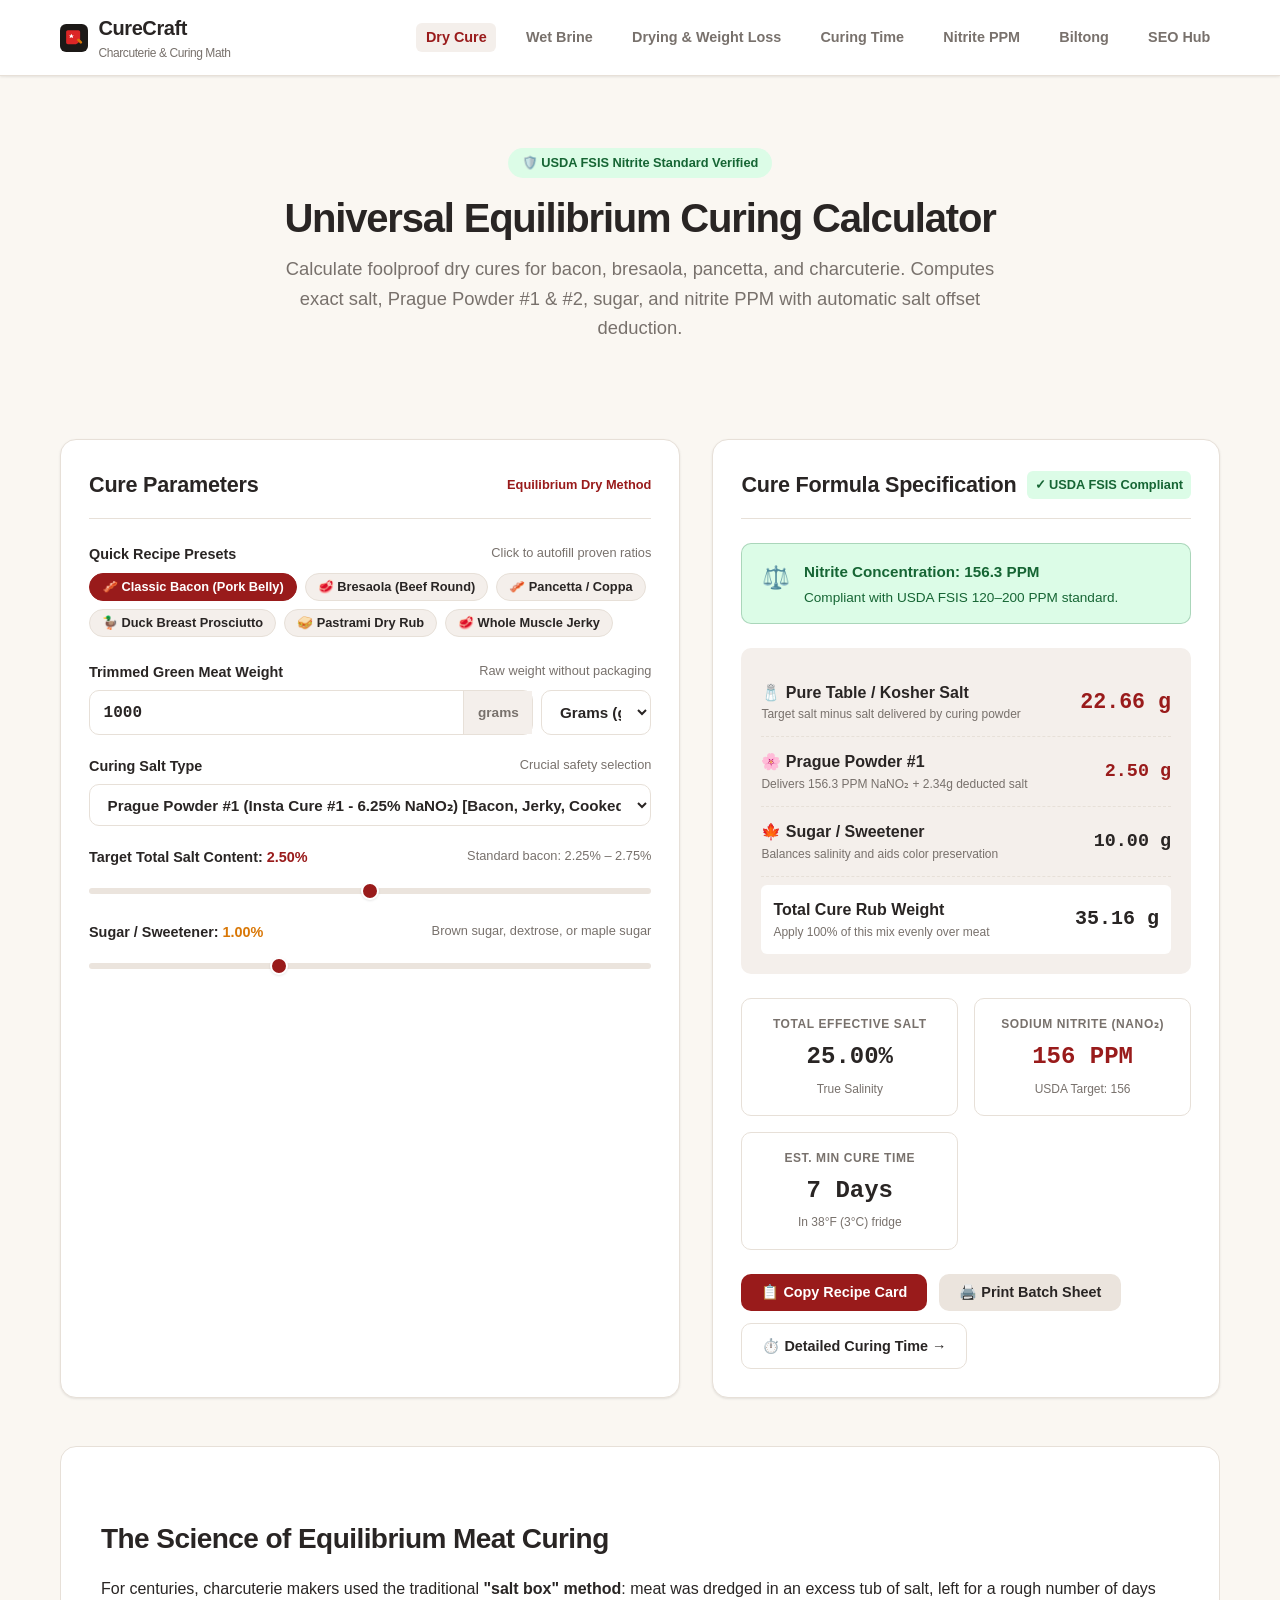
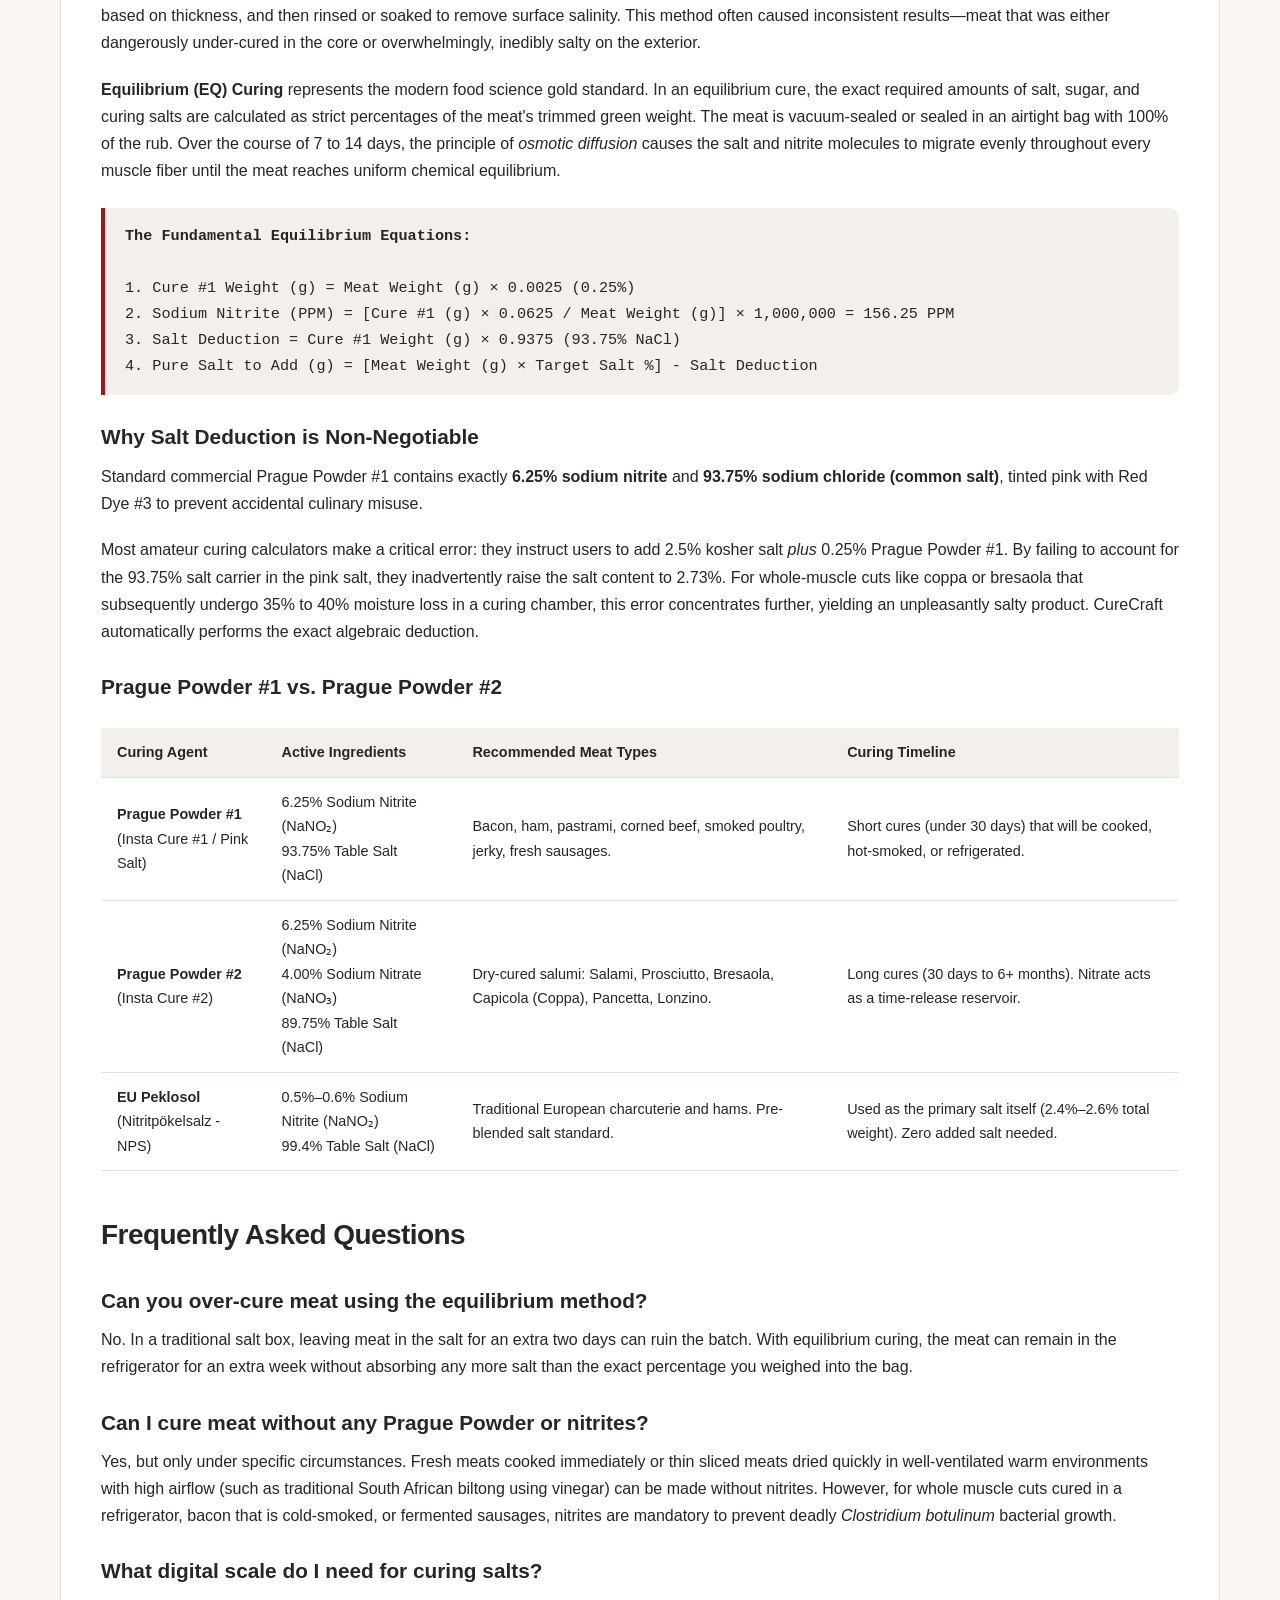
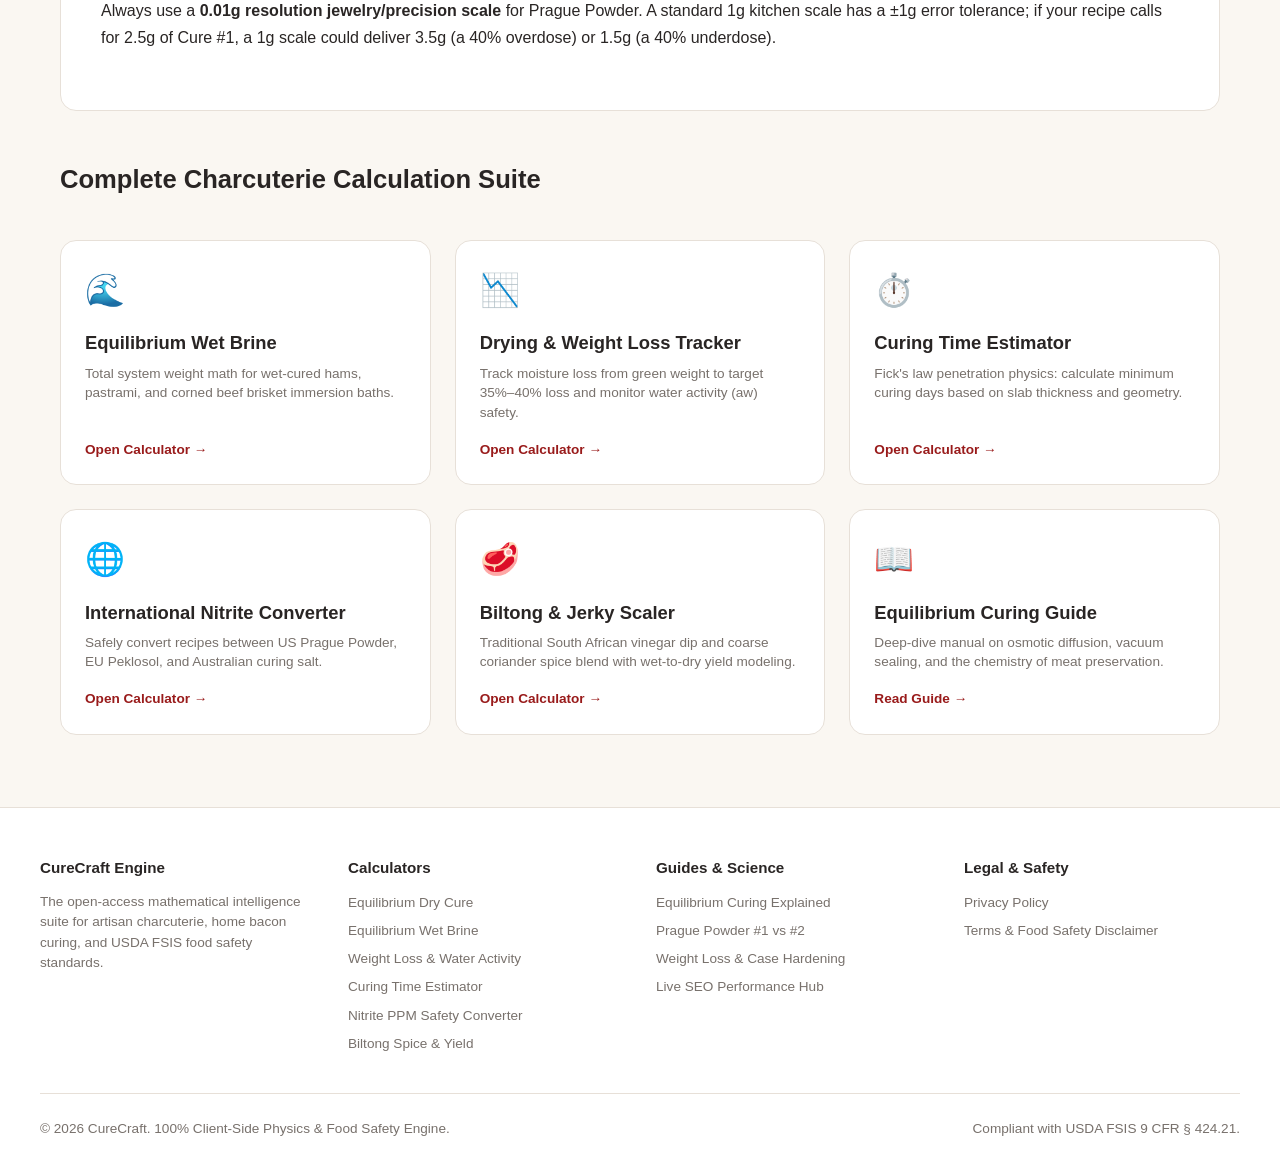
<file: index.html>
<!DOCTYPE html>
<html lang="en">
<head>
  <meta charset="UTF-8">
  <meta name="viewport" content="width=device-width, initial-scale=1.0">
  <title>Equilibrium Curing Calculator | Prague Powder #1 & #2 Meat Cure Math</title>
  <meta name="description" content="Calculate precision equilibrium meat cures for bacon, bresaola, and charcuterie. Computes exact salt, Prague Powder #1 & #2, sugar, and USDA nitrite PPM with automatic salt offset deduction.">
  <link rel="canonical" href="https://mohd34.github.io/curecraft/">
  
  <!-- OpenGraph & Twitter -->
  <meta property="og:type" content="website">
  <meta property="og:title" content="Equilibrium Curing Calculator | CureCraft">
  <meta property="og:description" content="Precision charcuterie calculator for bacon, ham, and dry-cured meats. Exact USDA nitrite PPM, Prague Powder #1 and #2 math, and automatic salt offset deduction.">
  <meta property="og:url" content="https://mohd34.github.io/curecraft/">
  <meta property="og:image" content="https://mohd34.github.io/curecraft/assets/img/favicon.svg">
  <meta name="twitter:card" content="summary">
  
  <link rel="icon" type="image/svg+xml" href="assets/img/favicon.svg">
  <link rel="stylesheet" href="assets/css/style.css">
  
  <!-- Structured Data: WebApplication, HowTo, FAQPage -->
  <script type="application/ld+json">
  {
    "@context": "https://schema.org",
    "@graph": [
      {
        "@type": "WebApplication",
        "name": "CureCraft Equilibrium Curing Calculator",
        "url": "https://mohd34.github.io/curecraft/",
        "applicationCategory": "UtilityApplication",
        "operatingSystem": "All",
        "browserRequirements": "Requires JavaScript",
        "description": "Scientific equilibrium meat curing calculator computing exact salt, Prague Powder #1 & #2, sugar, and USDA nitrite PPM with salt deduction.",
        "offers": {
          "@type": "Offer",
          "price": "0",
          "priceCurrency": "USD"
        }
      },
      {
        "@type": "HowTo",
        "name": "How to Measure an Equilibrium Meat Cure",
        "step": [
          {
            "@type": "HowToStep",
            "name": "Weigh Meat",
            "text": "Trim and weigh the raw green meat precisely on a digital scale in grams."
          },
          {
            "@type": "HowToStep",
            "name": "Calculate Prague Powder",
            "text": "Measure 0.25% of the meat's weight in Prague Powder #1 (for cooked/smoked meats) or #2 (for dry-cured salumi)."
          },
          {
            "@type": "HowToStep",
            "name": "Calculate Deducted Salt",
            "text": "Calculate target total salt (typically 2.25%–2.75%) and deduct the 93.75% salt present in the Prague Powder."
          },
          {
            "@type": "HowToStep",
            "name": "Vacuum Seal and Cure",
            "text": "Rub the mixed cure over the meat, seal in a ziplock or vacuum bag, and refrigerate for the calculated equilibrium duration, flipping daily."
          }
        ]
      },
      {
        "@type": "FAQPage",
        "mainEntity": [
          {
            "@type": "Question",
            "name": "What is the equilibrium curing method?",
            "acceptedAnswer": {
              "@type": "Answer",
              "text": "Equilibrium curing is a modern meat preservation technique where salt, sugar, and curing salts are added at exact target percentages of the meat's green weight. In a closed vacuum-sealed environment, the meat absorbs exactly 100% of the seasonings until osmotic equilibrium is reached, making it physically impossible to over-salt the meat."
            }
          },
          {
            "@type": "Question",
            "name": "How much Prague Powder #1 do I use per pound or kilogram?",
            "acceptedAnswer": {
              "@type": "Answer",
              "text": "The standard safe usage rate for Prague Powder #1 (which contains 6.25% sodium nitrite) is 0.25% of total meat weight. For 1 kilogram (1000g) of meat, use exactly 2.5 grams. For 1 pound (453.6g) of meat, use 1.13 grams (approximately 1 level teaspoon per 5 lbs of meat)."
            }
          },
          {
            "@type": "Question",
            "name": "Why must salt be deducted when using curing salts?",
            "acceptedAnswer": {
              "@type": "Answer",
              "text": "Prague Powder #1 consists of 93.75% common table salt (sodium chloride) and only 6.25% sodium nitrite. When you add 2.5g of Prague Powder, you are also adding 2.34g of salt. If you fail to deduct this from your target salt percentage, your finished cured bacon or bresaola will end up unpleasantly salty."
            }
          }
        ]
      }
    ]
  }
  </script>
</head>
<body>

  <!-- Site Header -->
  <header class="site-header">
    <div class="nav-container">
      <a href="index.html" class="brand-logo" aria-label="CureCraft Home">
        <svg viewBox="0 0 64 64" fill="none" xmlns="http://www.w3.org/2000/svg">
          <rect width="64" height="64" rx="14" fill="#1C1917"/>
          <path d="M14 18 C14 16 16 14 18 14 L42 14 C44 14 46 16 46 18 L46 34 C46 40 40 46 34 46 L18 46 C16 46 14 44 14 42 Z" fill="#DC2626"/>
          <rect x="42" y="32" width="14" height="6" rx="3" fill="#D97706" transform="rotate(45 42 32)"/>
          <polygon points="26,22 28,26 32,26 29,28 30,32 26,30 22,32 23,28 20,26 24,26" fill="#FFFFFF"/>
        </svg>
        <div>
          <span>CureCraft</span>
          <span class="brand-tagline">Charcuterie & Curing Math</span>
        </div>
      </a>
      <nav>
        <ul class="nav-links">
          <li><a href="index.html" class="active">Dry Cure</a></li>
          <li><a href="wet-brine-calculator.html">Wet Brine</a></li>
          <li><a href="charcuterie-drying-calculator.html">Drying & Weight Loss</a></li>
          <li><a href="curing-time-calculator.html">Curing Time</a></li>
          <li><a href="nitrite-converter.html">Nitrite PPM</a></li>
          <li><a href="biltong-calculator.html">Biltong</a></li>
          <li><a href="seo-dashboard.html">SEO Hub</a></li>
        </ul>
      </nav>
    </div>
  </header>

  <main class="container">
    <!-- Hero Header -->
    <section class="hero">
      <span class="hero-badge">🛡️ USDA FSIS Nitrite Standard Verified</span>
      <h1>Universal Equilibrium Curing Calculator</h1>
      <p class="lead">
        Calculate foolproof dry cures for bacon, bresaola, pancetta, and charcuterie. Computes exact salt, Prague Powder #1 & #2, sugar, and nitrite PPM with automatic salt offset deduction.
      </p>
    </section>

    <!-- Calculator Engine Grid -->
    <div class="calc-grid">
      <!-- Input Card -->
      <section class="calc-card" aria-labelledby="calc-input-heading">
        <div class="calc-card-header">
          <h2 id="calc-input-heading" class="calc-card-title">Cure Parameters</h2>
          <span style="font-size:0.8rem; font-weight:600; color:var(--brand-wine);">Equilibrium Dry Method</span>
        </div>

        <!-- Preset Chips -->
        <label class="form-label">
          <span>Quick Recipe Presets</span>
          <span class="form-label-hint">Click to autofill proven ratios</span>
        </label>
        <div class="preset-chips" role="group" aria-label="Curing Presets">
          <button type="button" class="preset-chip active" onclick="applyPreset('bacon')">🥓 Classic Bacon (Pork Belly)</button>
          <button type="button" class="preset-chip" onclick="applyPreset('bresaola')">🥩 Bresaola (Beef Round)</button>
          <button type="button" class="preset-chip" onclick="applyPreset('pancetta')">🥓 Pancetta / Coppa</button>
          <button type="button" class="preset-chip" onclick="applyPreset('duck')">🦆 Duck Breast Prosciutto</button>
          <button type="button" class="preset-chip" onclick="applyPreset('pastrami')">🥪 Pastrami Dry Rub</button>
          <button type="button" class="preset-chip" onclick="applyPreset('jerky')">🥩 Whole Muscle Jerky</button>
        </div>

        <form id="dry-cure-form" onsubmit="return false;">
          <!-- Unit Selector & Meat Weight -->
          <div class="form-group">
            <div class="form-label">
              <span>Trimmed Green Meat Weight</span>
              <span class="form-label-hint">Raw weight without packaging</span>
            </div>
            <div style="display:flex; gap:0.5rem;">
              <div class="input-group" style="flex:1;">
                <input type="number" id="meat-weight" class="form-input" value="1000" min="1" step="any" required aria-label="Meat weight">
                <span class="input-suffix" id="unit-label">grams</span>
              </div>
              <select id="weight-unit" class="form-select" style="max-width:110px;" onchange="handleUnitChange()">
                <option value="g" selected>Grams (g)</option>
                <option value="kg">Kilograms (kg)</option>
                <option value="lb">Pounds (lb)</option>
                <option value="oz">Ounces (oz)</option>
              </select>
            </div>
          </div>

          <!-- Curing Salt Type -->
          <div class="form-group">
            <div class="form-label">
              <span>Curing Salt Type</span>
              <span class="form-label-hint">Crucial safety selection</span>
            </div>
            <select id="cure-type" class="form-select" onchange="recalculate()">
              <option value="cure1" selected>Prague Powder #1 (Insta Cure #1 - 6.25% NaNO₂) [Bacon, Jerky, Cooked]</option>
              <option value="cure2">Prague Powder #2 (Insta Cure #2 - 6.25% NaNO₂ + 4% NaNO₃) [Dry Cured Salumi]</option>
              <option value="peklosol">EU Peklosol / Nitritpökelsalz (0.6% NaNO₂) [European Standard]</option>
              <option value="none">Salt Only (No Nitrites / Uncured / Biltong)</option>
            </select>
          </div>

          <!-- Total Target Salt Percentage -->
          <div class="form-group">
            <div class="form-label">
              <span>Target Total Salt Content: <strong id="salt-pct-val" style="color:var(--brand-wine);">2.50%</strong></span>
              <span class="form-label-hint">Standard bacon: 2.25% – 2.75%</span>
            </div>
            <input type="range" id="salt-pct" class="range-slider" min="1.5" max="3.5" step="0.05" value="2.5" oninput="updateSaltPct(this.value)" aria-label="Target salt percentage">
          </div>

          <!-- Sugar Percentage -->
          <div class="form-group">
            <div class="form-label">
              <span>Sugar / Sweetener: <strong id="sugar-pct-val" style="color:var(--brand-salt);">1.00%</strong></span>
              <span class="form-label-hint">Brown sugar, dextrose, or maple sugar</span>
            </div>
            <input type="range" id="sugar-pct" class="range-slider" min="0" max="3.0" step="0.1" value="1.0" oninput="updateSugarPct(this.value)" aria-label="Sugar percentage">
          </div>

          <!-- Custom Cure Percentage (Hidden / Advanced) -->
          <div class="form-group" id="custom-cure-group" style="display:none;">
            <div class="form-label">
              <span>Prague Powder Ratio</span>
              <span class="form-label-hint">Standard safe dose is 0.25%</span>
            </div>
            <div class="input-group">
              <input type="number" id="custom-cure-pct" class="form-input" value="0.25" min="0.1" max="0.5" step="0.01" oninput="recalculate()">
              <span class="input-suffix">%</span>
            </div>
          </div>
        </form>
      </section>

      <!-- Results & Formula Card -->
      <section class="calc-card" aria-labelledby="calc-results-heading">
        <div class="calc-card-header">
          <h2 id="calc-results-heading" class="calc-card-title">Cure Formula Specification</h2>
          <span class="badge" id="safety-badge" style="background:var(--brand-sage-light); color:var(--brand-sage); padding:4px 8px; border-radius:6px; font-weight:700; font-size:0.8rem;">
            ✓ USDA FSIS Compliant
          </span>
        </div>

        <!-- Safety Banner Callout -->
        <div id="safety-callout" class="safety-banner optimal">
          <div style="font-size:1.4rem;">⚖️</div>
          <div>
            <strong id="safety-callout-title">Nitrite Concentration: 156.3 PPM</strong>
            <p id="safety-callout-msg">Targeted exactly to USDA FSIS food safety limits for whole-muscle cured meats.</p>
          </div>
        </div>

        <!-- Ingredients Measurement Breakdown -->
        <div class="results-panel">
          <div class="ingredient-row">
            <div class="ingredient-name">
              <span>🧂 Pure Table / Kosher Salt</span>
              <span class="ingredient-sub">Target salt minus salt delivered by curing powder</span>
            </div>
            <span class="ingredient-val ingredient-highlight" id="res-pure-salt">22.66 g</span>
          </div>

          <div class="ingredient-row">
            <div class="ingredient-name">
              <span id="res-cure-name">🌸 Prague Powder #1</span>
              <span class="ingredient-sub" id="res-cure-sub">Delivers 156.3 PPM NaNO₂ + 2.34g NaCl</span>
            </div>
            <span class="ingredient-val" id="res-cure-weight" style="color:var(--brand-wine);">2.50 g</span>
          </div>

          <div class="ingredient-row">
            <div class="ingredient-name">
              <span>🍁 Sugar / Sweetener</span>
              <span class="ingredient-sub">Balances salinity and aids color preservation</span>
            </div>
            <span class="ingredient-val" id="res-sugar-weight">10.00 g</span>
          </div>

          <div class="ingredient-row" style="background:var(--bg-surface); padding:0.75rem; border-radius:var(--radius-sm); margin-top:0.5rem;">
            <div class="ingredient-name">
              <strong>Total Cure Rub Weight</strong>
              <span class="ingredient-sub">Apply 100% of this mix evenly over meat</span>
            </div>
            <strong class="ingredient-val" id="res-total-mix" style="font-size:1.25rem;">35.16 g</strong>
          </div>
        </div>

        <!-- Key Physics & Safety Metrics -->
        <div class="stat-grid">
          <div class="stat-box">
            <div class="stat-label">Total Effective Salt</div>
            <div class="stat-value" id="res-total-salt">2.50%</div>
            <div class="stat-sub">True Salinity</div>
          </div>
          <div class="stat-box">
            <div class="stat-label">Sodium Nitrite (NaNO₂)</div>
            <div class="stat-value" id="res-nitrite-ppm" style="color:var(--brand-wine);">156 PPM</div>
            <div class="stat-sub">USDA Target: 156</div>
          </div>
          <div class="stat-box" id="nitrate-stat-box" style="display:none;">
            <div class="stat-label">Sodium Nitrate (NaNO₃)</div>
            <div class="stat-value" id="res-nitrate-ppm" style="color:var(--brand-amber);">100 PPM</div>
            <div class="stat-sub">Slow Time-Release</div>
          </div>
          <div class="stat-box">
            <div class="stat-label">Est. Min Cure Time</div>
            <div class="stat-value" id="res-cure-days">7 Days</div>
            <div class="stat-sub">In 38°F (3°C) fridge</div>
          </div>
        </div>

        <!-- Action Buttons -->
        <div class="btn-group">
          <button class="btn btn-primary" onclick="copyCurrentFormula()">📋 Copy Recipe Card</button>
          <button class="btn btn-secondary" onclick="window.print()">🖨️ Print Batch Sheet</button>
          <a href="curing-time-calculator.html" class="btn btn-outline">⏱️ Detailed Curing Time →</a>
        </div>
      </section>
    </div>

    <!-- Complete Guide & Science Section -->
    <section class="guide-content">
      <h2>The Science of Equilibrium Meat Curing</h2>
      <p>
        For centuries, charcuterie makers used the traditional <strong>"salt box" method</strong>: meat was dredged in an excess tub of salt, left for a rough number of days based on thickness, and then rinsed or soaked to remove surface salinity. This method often caused inconsistent results—meat that was either dangerously under-cured in the core or overwhelmingly, inedibly salty on the exterior.
      </p>
      <p>
        <strong>Equilibrium (EQ) Curing</strong> represents the modern food science gold standard. In an equilibrium cure, the exact required amounts of salt, sugar, and curing salts are calculated as strict percentages of the meat's trimmed green weight. The meat is vacuum-sealed or sealed in an airtight bag with 100% of the rub. Over the course of 7 to 14 days, the principle of <em>osmotic diffusion</em> causes the salt and nitrite molecules to migrate evenly throughout every muscle fiber until the meat reaches uniform chemical equilibrium.
      </p>

      <div class="formula-box">
        <strong>The Fundamental Equilibrium Equations:</strong><br><br>
        1. Cure #1 Weight (g) = Meat Weight (g) × 0.0025 (0.25%)<br>
        2. Sodium Nitrite (PPM) = [Cure #1 (g) × 0.0625 / Meat Weight (g)] × 1,000,000 = 156.25 PPM<br>
        3. Salt Deduction = Cure #1 Weight (g) × 0.9375 (93.75% NaCl)<br>
        4. Pure Salt to Add (g) = [Meat Weight (g) × Target Salt %] - Salt Deduction
      </div>

      <h3>Why Salt Deduction is Non-Negotiable</h3>
      <p>
        Standard commercial Prague Powder #1 contains exactly <strong>6.25% sodium nitrite</strong> and <strong>93.75% sodium chloride (common salt)</strong>, tinted pink with Red Dye #3 to prevent accidental culinary misuse.
      </p>
      <p>
        Most amateur curing calculators make a critical error: they instruct users to add 2.5% kosher salt <em>plus</em> 0.25% Prague Powder #1. By failing to account for the 93.75% salt carrier in the pink salt, they inadvertently raise the salt content to 2.73%. For whole-muscle cuts like coppa or bresaola that subsequently undergo 35% to 40% moisture loss in a curing chamber, this error concentrates further, yielding an unpleasantly salty product. CureCraft automatically performs the exact algebraic deduction.
      </p>

      <h3>Prague Powder #1 vs. Prague Powder #2</h3>
      <table class="data-table">
        <thead>
          <tr>
            <th>Curing Agent</th>
            <th>Active Ingredients</th>
            <th>Recommended Meat Types</th>
            <th>Curing Timeline</th>
          </tr>
        </thead>
        <tbody>
          <tr>
            <td><strong>Prague Powder #1</strong><br>(Insta Cure #1 / Pink Salt)</td>
            <td>6.25% Sodium Nitrite (NaNO₂)<br>93.75% Table Salt (NaCl)</td>
            <td>Bacon, ham, pastrami, corned beef, smoked poultry, jerky, fresh sausages.</td>
            <td>Short cures (under 30 days) that will be cooked, hot-smoked, or refrigerated.</td>
          </tr>
          <tr>
            <td><strong>Prague Powder #2</strong><br>(Insta Cure #2)</td>
            <td>6.25% Sodium Nitrite (NaNO₂)<br>4.00% Sodium Nitrate (NaNO₃)<br>89.75% Table Salt (NaCl)</td>
            <td>Dry-cured salumi: Salami, Prosciutto, Bresaola, Capicola (Coppa), Pancetta, Lonzino.</td>
            <td>Long cures (30 days to 6+ months). Nitrate acts as a time-release reservoir.</td>
          </tr>
          <tr>
            <td><strong>EU Peklosol</strong><br>(Nitritpökelsalz - NPS)</td>
            <td>0.5%–0.6% Sodium Nitrite (NaNO₂)<br>99.4% Table Salt (NaCl)</td>
            <td>Traditional European charcuterie and hams. Pre-blended salt standard.</td>
            <td>Used as the primary salt itself (2.4%–2.6% total weight). Zero added salt needed.</td>
          </tr>
        </tbody>
      </table>

      <!-- Frequently Asked Questions -->
      <h2 style="margin-top:2.5rem;">Frequently Asked Questions</h2>
      <div style="margin-top:1.5rem;">
        <h3>Can you over-cure meat using the equilibrium method?</h3>
        <p>
          No. In a traditional salt box, leaving meat in the salt for an extra two days can ruin the batch. With equilibrium curing, the meat can remain in the refrigerator for an extra week without absorbing any more salt than the exact percentage you weighed into the bag.
        </p>

        <h3>Can I cure meat without any Prague Powder or nitrites?</h3>
        <p>
          Yes, but only under specific circumstances. Fresh meats cooked immediately or thin sliced meats dried quickly in well-ventilated warm environments with high airflow (such as traditional South African biltong using vinegar) can be made without nitrites. However, for whole muscle cuts cured in a refrigerator, bacon that is cold-smoked, or fermented sausages, nitrites are mandatory to prevent deadly <em>Clostridium botulinum</em> bacterial growth.
        </p>

        <h3>What digital scale do I need for curing salts?</h3>
        <p>
          Always use a <strong>0.01g resolution jewelry/precision scale</strong> for Prague Powder. A standard 1g kitchen scale has a ±1g error tolerance; if your recipe calls for 2.5g of Cure #1, a 1g scale could deliver 3.5g (a 40% overdose) or 1.5g (a 40% underdose).
        </p>
      </div>
    </section>

    <!-- Cross-Tool Recommendations Grid -->
    <section>
      <h2 style="font-size:1.6rem; font-weight:800; margin-bottom:1.25rem;">Complete Charcuterie Calculation Suite</h2>
      <div class="tool-grid">
        <a href="wet-brine-calculator.html" class="tool-card">
          <div class="tool-icon">🌊</div>
          <h3 class="tool-title">Equilibrium Wet Brine</h3>
          <p class="tool-desc">Total system weight math for wet-cured hams, pastrami, and corned beef brisket immersion baths.</p>
          <span class="tool-link-cta">Open Calculator →</span>
        </a>
        <a href="charcuterie-drying-calculator.html" class="tool-card">
          <div class="tool-icon">📉</div>
          <h3 class="tool-title">Drying & Weight Loss Tracker</h3>
          <p class="tool-desc">Track moisture loss from green weight to target 35%–40% loss and monitor water activity (aw) safety.</p>
          <span class="tool-link-cta">Open Calculator →</span>
        </a>
        <a href="curing-time-calculator.html" class="tool-card">
          <div class="tool-icon">⏱️</div>
          <h3 class="tool-title">Curing Time Estimator</h3>
          <p class="tool-desc">Fick's law penetration physics: calculate minimum curing days based on slab thickness and geometry.</p>
          <span class="tool-link-cta">Open Calculator →</span>
        </a>
        <a href="nitrite-converter.html" class="tool-card">
          <div class="tool-icon">🌐</div>
          <h3 class="tool-title">International Nitrite Converter</h3>
          <p class="tool-desc">Safely convert recipes between US Prague Powder, EU Peklosol, and Australian curing salt.</p>
          <span class="tool-link-cta">Open Calculator →</span>
        </a>
        <a href="biltong-calculator.html" class="tool-card">
          <div class="tool-icon">🥩</div>
          <h3 class="tool-title">Biltong & Jerky Scaler</h3>
          <p class="tool-desc">Traditional South African vinegar dip and coarse coriander spice blend with wet-to-dry yield modeling.</p>
          <span class="tool-link-cta">Open Calculator →</span>
        </a>
        <a href="guides/equilibrium-curing-guide.html" class="tool-card">
          <div class="tool-icon">📖</div>
          <h3 class="tool-title">Equilibrium Curing Guide</h3>
          <p class="tool-desc">Deep-dive manual on osmotic diffusion, vacuum sealing, and the chemistry of meat preservation.</p>
          <span class="tool-link-cta">Read Guide →</span>
        </a>
      </div>
    </section>
  </main>

  <!-- Footer -->
  <footer class="site-footer">
    <div class="footer-grid">
      <div class="footer-col">
        <h4>CureCraft Engine</h4>
        <p style="font-size:0.85rem; color:var(--text-muted); line-height:1.5;">
          The open-access mathematical intelligence suite for artisan charcuterie, home bacon curing, and USDA FSIS food safety standards.
        </p>
      </div>
      <div class="footer-col">
        <h4>Calculators</h4>
        <ul>
          <li><a href="index.html">Equilibrium Dry Cure</a></li>
          <li><a href="wet-brine-calculator.html">Equilibrium Wet Brine</a></li>
          <li><a href="charcuterie-drying-calculator.html">Weight Loss & Water Activity</a></li>
          <li><a href="curing-time-calculator.html">Curing Time Estimator</a></li>
          <li><a href="nitrite-converter.html">Nitrite PPM Safety Converter</a></li>
          <li><a href="biltong-calculator.html">Biltong Spice & Yield</a></li>
        </ul>
      </div>
      <div class="footer-col">
        <h4>Guides & Science</h4>
        <ul>
          <li><a href="guides/equilibrium-curing-guide.html">Equilibrium Curing Explained</a></li>
          <li><a href="guides/prague-powder-guide.html">Prague Powder #1 vs #2</a></li>
          <li><a href="guides/charcuterie-weight-loss-guide.html">Weight Loss & Case Hardening</a></li>
          <li><a href="seo-dashboard.html">Live SEO Performance Hub</a></li>
        </ul>
      </div>
      <div class="footer-col">
        <h4>Legal & Safety</h4>
        <ul>
          <li><a href="legal/privacy.html">Privacy Policy</a></li>
          <li><a href="legal/terms.html">Terms & Food Safety Disclaimer</a></li>
        </ul>
      </div>
    </div>
    <div class="footer-bottom">
      <span>© 2026 CureCraft. 100% Client-Side Physics & Food Safety Engine.</span>
      <span>Compliant with USDA FSIS 9 CFR § 424.21.</span>
    </div>
  </footer>

  <!-- Scripts -->
  <script src="assets/js/calculators.js"></script>
  <script src="assets/js/app.js"></script>
  <script>
    let currentGrams = 1000;

    const PRESETS = {
      bacon: { saltPct: 2.5, cureType: 'cure1', sugarPct: 1.5, name: 'Classic Bacon (Pork Belly)' },
      bresaola: { saltPct: 2.75, cureType: 'cure2', sugarPct: 0.5, name: 'Bresaola (Beef Eye of Round)' },
      pancetta: { saltPct: 2.6, cureType: 'cure2', sugarPct: 0.8, name: 'Pancetta / Capicola' },
      duck: { saltPct: 2.5, cureType: 'cure2', sugarPct: 1.0, name: 'Duck Breast Prosciutto' },
      pastrami: { saltPct: 2.5, cureType: 'cure1', sugarPct: 1.5, name: 'Pastrami Dry Rub' },
      jerky: { saltPct: 2.0, cureType: 'cure1', sugarPct: 1.0, name: 'Whole Muscle Jerky' }
    };

    function applyPreset(key) {
      document.querySelectorAll('.preset-chip').forEach(c => c.classList.remove('active'));
      event.target.classList.add('active');
      const p = PRESETS[key];
      if (!p) return;
      document.getElementById('salt-pct').value = p.saltPct;
      document.getElementById('salt-pct-val').textContent = p.saltPct.toFixed(2) + '%';
      document.getElementById('cure-type').value = p.cureType;
      document.getElementById('sugar-pct').value = p.sugarPct;
      document.getElementById('sugar-pct-val').textContent = p.sugarPct.toFixed(2) + '%';
      recalculate();
    }

    function updateSaltPct(val) {
      document.getElementById('salt-pct-val').textContent = parseFloat(val).toFixed(2) + '%';
      recalculate();
    }

    function updateSugarPct(val) {
      document.getElementById('sugar-pct-val').textContent = parseFloat(val).toFixed(2) + '%';
      recalculate();
    }

    function handleUnitChange() {
      const unit = document.getElementById('weight-unit').value;
      const input = document.getElementById('meat-weight');
      const val = parseFloat(input.value) || 0;

      if (unit === 'g') {
        currentGrams = val;
        document.getElementById('unit-label').textContent = 'grams';
      } else if (unit === 'kg') {
        currentGrams = val * 1000;
        document.getElementById('unit-label').textContent = 'kg';
      } else if (unit === 'lb') {
        currentGrams = val * 453.592;
        document.getElementById('unit-label').textContent = 'pounds';
      } else if (unit === 'oz') {
        currentGrams = val * 28.3495;
        document.getElementById('unit-label').textContent = 'ounces';
      }
      recalculate();
    }

    document.getElementById('meat-weight').addEventListener('input', () => {
      const unit = document.getElementById('weight-unit').value;
      const val = parseFloat(document.getElementById('meat-weight').value) || 0;
      if (unit === 'g') currentGrams = val;
      else if (unit === 'kg') currentGrams = val * 1000;
      else if (unit === 'lb') currentGrams = val * 453.592;
      else if (unit === 'oz') currentGrams = val * 28.3495;
      recalculate();
    });

    function recalculate() {
      const cureType = document.getElementById('cure-type').value;
      const saltPct = parseFloat(document.getElementById('salt-pct').value);
      const sugarPct = parseFloat(document.getElementById('sugar-pct').value);

      const res = CureMath.calculateEquilibriumDryCure({
        meatWeightG: currentGrams,
        targetSaltPct: saltPct,
        cureType: cureType,
        targetSugarPct: sugarPct
      });

      if (res.error) return;

      document.getElementById('res-pure-salt').textContent = res.pureSaltG.toFixed(2) + ' g';
      document.getElementById('res-sugar-weight').textContent = res.sugarG.toFixed(2) + ' g';
      document.getElementById('res-total-mix').textContent = res.totalCureMixG.toFixed(2) + ' g';
      document.getElementById('res-total-salt').textContent = res.totalEffectiveSaltG.toFixed(2) + '%';
      document.getElementById('res-nitrite-ppm').textContent = res.nitritePpm.toFixed(0) + ' PPM';

      // Cure display logic
      const cureNameEl = document.getElementById('res-cure-name');
      const cureSubEl = document.getElementById('res-cure-sub');
      const cureWeightEl = document.getElementById('res-cure-weight');
      const nitrateBox = document.getElementById('nitrate-stat-box');

      if (cureType === 'cure1') {
        cureNameEl.textContent = '🌸 Prague Powder #1';
        cureSubEl.textContent = `Delivers ${res.nitritePpm.toFixed(1)} PPM NaNO₂ + ${res.saltFromCureG.toFixed(2)}g deducted salt`;
        cureWeightEl.textContent = res.cureWeightG.toFixed(2) + ' g';
        nitrateBox.style.display = 'none';
      } else if (cureType === 'cure2') {
        cureNameEl.textContent = '🌸 Prague Powder #2';
        cureSubEl.textContent = `Delivers ${res.nitritePpm.toFixed(1)} PPM NaNO₂ & ${res.nitratePpm.toFixed(1)} PPM NaNO₃ + ${res.saltFromCureG.toFixed(2)}g deducted salt`;
        cureWeightEl.textContent = res.cureWeightG.toFixed(2) + ' g';
        nitrateBox.style.display = 'block';
        document.getElementById('res-nitrate-ppm').textContent = res.nitratePpm.toFixed(0) + ' PPM';
      } else if (cureType === 'peklosol') {
        cureNameEl.textContent = '🇩🇪 EU Peklosol (NPS 0.6%)';
        cureSubEl.textContent = `Delivers ${res.nitritePpm.toFixed(1)} PPM NaNO₂ + ${res.saltFromCureG.toFixed(2)}g salt. Do NOT add extra salt!`;
        cureWeightEl.textContent = res.cureWeightG.toFixed(2) + ' g';
        nitrateBox.style.display = 'none';
      } else {
        cureNameEl.textContent = '🚫 No Nitrites (Salt Only)';
        cureSubEl.textContent = 'Uncured fresh style. Refrigerate/freeze immediately.';
        cureWeightEl.textContent = '0.00 g';
        nitrateBox.style.display = 'none';
      }

      // Safety callout and badge
      const badge = document.getElementById('safety-badge');
      const banner = document.getElementById('safety-callout');
      const title = document.getElementById('safety-callout-title');
      const msg = document.getElementById('safety-callout-msg');

      if (res.safetyStatus === 'optimal') {
        badge.textContent = '✓ USDA FSIS Compliant';
        badge.style.background = 'var(--brand-sage-light)';
        badge.style.color = 'var(--brand-sage)';
        banner.className = 'safety-banner optimal';
        title.textContent = `Nitrite Concentration: ${res.nitritePpm.toFixed(1)} PPM`;
        msg.textContent = res.safetyMessage;
      } else if (res.safetyStatus === 'warning_high') {
        badge.textContent = '⚠️ Exceeds USDA Standard';
        badge.style.background = 'var(--brand-danger-light)';
        badge.style.color = 'var(--brand-danger)';
        banner.className = 'safety-banner danger';
        title.textContent = `Caution: High Nitrite (${res.nitritePpm.toFixed(1)} PPM)`;
        msg.textContent = res.safetyMessage;
      } else {
        badge.textContent = 'ℹ️ Low / Zero Nitrite';
        badge.style.background = 'var(--brand-amber-light)';
        badge.style.color = 'var(--brand-amber)';
        banner.className = 'safety-banner warning';
        title.textContent = `Nitrite Level: ${res.nitritePpm.toFixed(1)} PPM`;
        msg.textContent = res.safetyMessage;
      }

      // Estimate days
      const days = Math.max(5, Math.ceil(Math.sqrt(currentGrams / 100) + 3));
      document.getElementById('res-cure-days').textContent = `${days} Days`;
    }

    function copyCurrentFormula() {
      const pureSalt = document.getElementById('res-pure-salt').textContent;
      const cureWeight = document.getElementById('res-cure-weight').textContent;
      const cureName = document.getElementById('res-cure-name').textContent;
      const sugar = document.getElementById('res-sugar-weight').textContent;
      const totalMix = document.getElementById('res-total-mix').textContent;
      const ppm = document.getElementById('res-nitrite-ppm').textContent;

      const txt = `CureCraft Equilibrium Cure Specification\n` +
        `----------------------------------------\n` +
        `Green Meat Weight: ${currentGrams.toFixed(1)}g\n` +
        `Pure Kosher / Table Salt: ${pureSalt}\n` +
        `${cureName}: ${cureWeight}\n` +
        `Sugar / Sweetener: ${sugar}\n` +
        `Total Cure Rub: ${totalMix}\n` +
        `Effective Nitrite Concentration: ${ppm}\n` +
        `Calculated via CureCraft (https://mohd34.github.io/curecraft/)`;

      copyRecipeToClipboard(txt);
    }

    // Run on startup
    recalculate();
  </script>
</body>
</html>
</file>
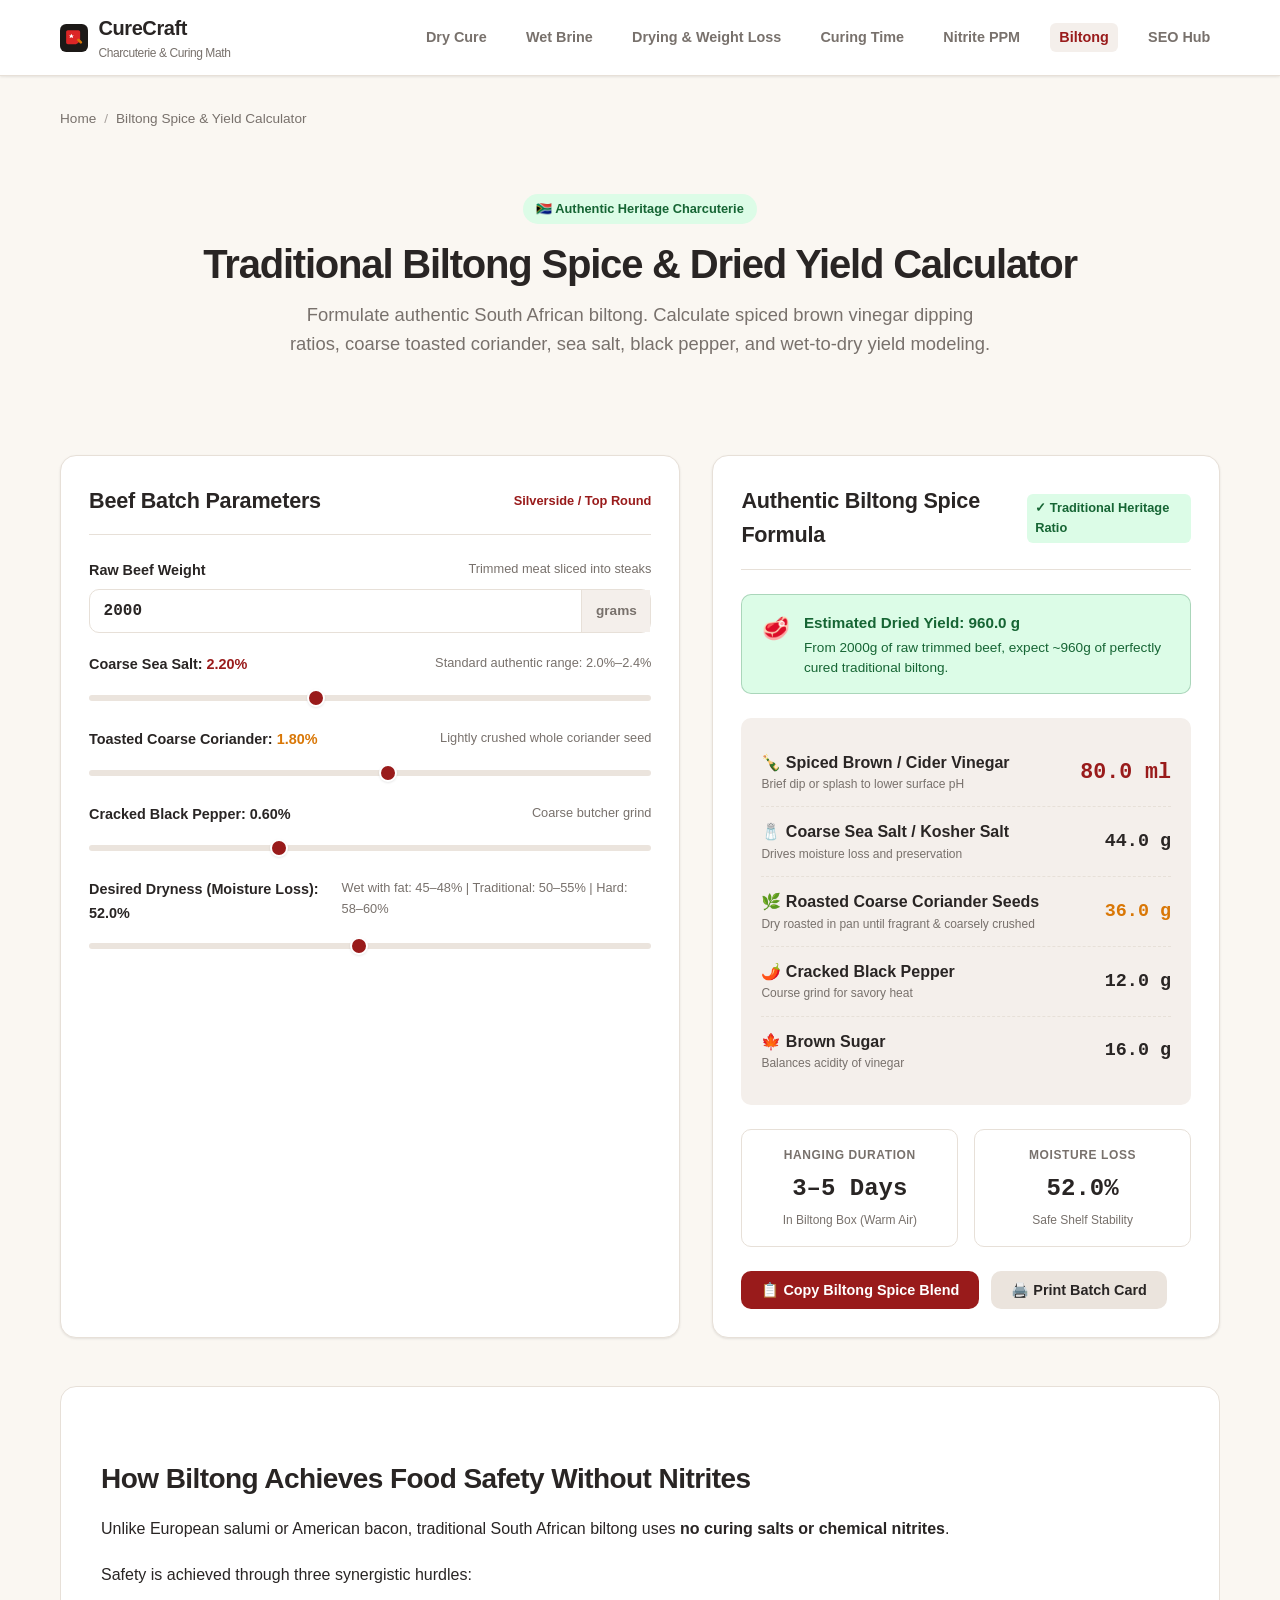
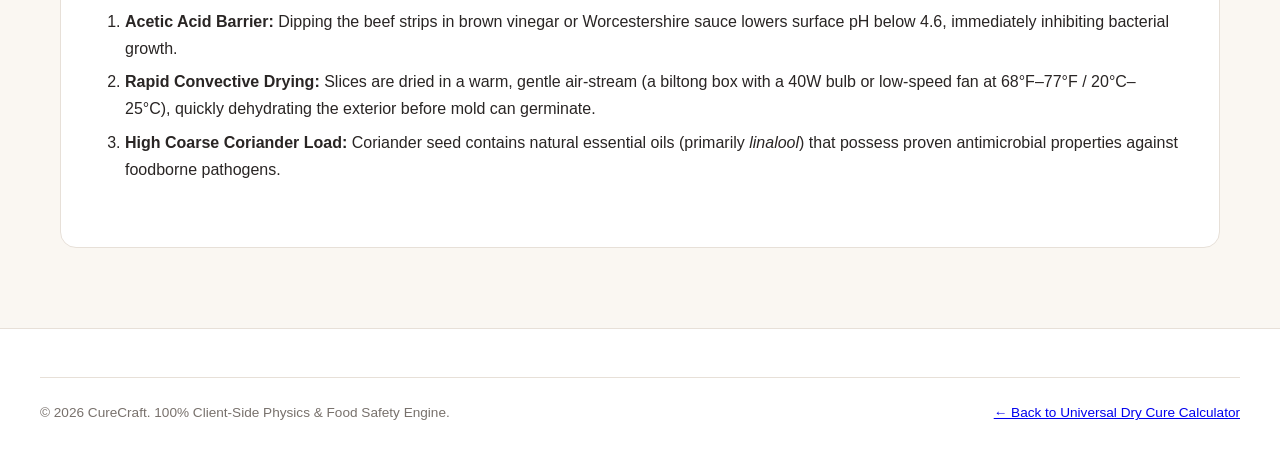
<file: biltong-calculator.html>
<!DOCTYPE html>
<html lang="en">
<head>
  <meta charset="UTF-8">
  <meta name="viewport" content="width=device-width, initial-scale=1.0">
  <title>Biltong Spice & Yield Calculator | Traditional South African Cured Beef</title>
  <meta name="description" content="Calculate authentic South African biltong spice ratios and dehydration yields. Exact vinegar bath volume, toasted coriander, black pepper, and salt formulas.">
  <link rel="canonical" href="https://mohd34.github.io/curecraft/biltong-calculator.html">
  
  <meta property="og:type" content="website">
  <meta property="og:title" content="Biltong Spice & Yield Calculator | CureCraft">
  <meta property="og:description" content="Traditional South African biltong spice recipe and dried yield calculator. Authentic vinegar and coriander ratios.">
  <meta property="og:url" content="https://mohd34.github.io/curecraft/biltong-calculator.html">
  <meta property="og:image" content="https://mohd34.github.io/curecraft/assets/img/favicon.svg">
  <meta name="twitter:card" content="summary">
  
  <link rel="icon" type="image/svg+xml" href="assets/img/favicon.svg">
  <link rel="stylesheet" href="assets/css/style.css">

  <script type="application/ld+json">
  {
    "@context": "https://schema.org",
    "@graph": [
      {
        "@type": "WebApplication",
        "name": "CureCraft Biltong Spice & Yield Calculator",
        "url": "https://mohd34.github.io/curecraft/biltong-calculator.html",
        "applicationCategory": "UtilityApplication",
        "description": "Calculates traditional South African biltong vinegar bath, coarse coriander spice blend, and wet-to-dry yields."
      }
    ]
  }
  </script>
</head>
<body>

  <header class="site-header">
    <div class="nav-container">
      <a href="index.html" class="brand-logo" aria-label="CureCraft Home">
        <svg viewBox="0 0 64 64" fill="none" xmlns="http://www.w3.org/2000/svg">
          <rect width="64" height="64" rx="14" fill="#1C1917"/>
          <path d="M14 18 C14 16 16 14 18 14 L42 14 C44 14 46 16 46 18 L46 34 C46 40 40 46 34 46 L18 46 C16 46 14 44 14 42 Z" fill="#DC2626"/>
          <rect x="42" y="32" width="14" height="6" rx="3" fill="#D97706" transform="rotate(45 42 32)"/>
          <polygon points="26,22 28,26 32,26 29,28 30,32 26,30 22,32 23,28 20,26 24,26" fill="#FFFFFF"/>
        </svg>
        <div>
          <span>CureCraft</span>
          <span class="brand-tagline">Charcuterie & Curing Math</span>
        </div>
      </a>
      <nav>
        <ul class="nav-links">
          <li><a href="index.html">Dry Cure</a></li>
          <li><a href="wet-brine-calculator.html">Wet Brine</a></li>
          <li><a href="charcuterie-drying-calculator.html">Drying & Weight Loss</a></li>
          <li><a href="curing-time-calculator.html">Curing Time</a></li>
          <li><a href="nitrite-converter.html">Nitrite PPM</a></li>
          <li><a href="biltong-calculator.html" class="active">Biltong</a></li>
          <li><a href="seo-dashboard.html">SEO Hub</a></li>
        </ul>
      </nav>
    </div>
  </header>

  <main class="container">
    <ul class="breadcrumbs">
      <li><a href="index.html">Home</a></li>
      <li aria-current="page">Biltong Spice & Yield Calculator</li>
    </ul>

    <section class="hero">
      <span class="hero-badge">🇿🇦 Authentic Heritage Charcuterie</span>
      <h1>Traditional Biltong Spice & Dried Yield Calculator</h1>
      <p class="lead">
        Formulate authentic South African biltong. Calculate spiced brown vinegar dipping ratios, coarse toasted coriander, sea salt, black pepper, and wet-to-dry yield modeling.
      </p>
    </section>

    <div class="calc-grid">
      <!-- Input Card -->
      <section class="calc-card">
        <div class="calc-card-header">
          <h2 class="calc-card-title">Beef Batch Parameters</h2>
          <span style="font-size:0.8rem; font-weight:600; color:var(--brand-wine);">Silverside / Top Round</span>
        </div>

        <form id="biltong-form" onsubmit="return false;">
          <div class="form-group">
            <div class="form-label">
              <span>Raw Beef Weight</span>
              <span class="form-label-hint">Trimmed meat sliced into steaks</span>
            </div>
            <div class="input-group">
              <input type="number" id="biltong-meat-weight" class="form-input" value="2000" min="100" step="50" oninput="recalculateBiltong()">
              <span class="input-suffix">grams</span>
            </div>
          </div>

          <div class="form-group">
            <div class="form-label">
              <span>Coarse Sea Salt: <strong id="biltong-salt-val" style="color:var(--brand-wine);">2.20%</strong></span>
              <span class="form-label-hint">Standard authentic range: 2.0%–2.4%</span>
            </div>
            <input type="range" id="biltong-salt-pct" class="range-slider" min="1.8" max="2.8" step="0.1" value="2.2" oninput="updateBiltongSalt(this.value)">
          </div>

          <div class="form-group">
            <div class="form-label">
              <span>Toasted Coarse Coriander: <strong id="biltong-coriander-val" style="color:var(--brand-salt);">1.80%</strong></span>
              <span class="form-label-hint">Lightly crushed whole coriander seed</span>
            </div>
            <input type="range" id="biltong-coriander-pct" class="range-slider" min="1.0" max="2.5" step="0.1" value="1.8" oninput="updateBiltongCoriander(this.value)">
          </div>

          <div class="form-group">
            <div class="form-label">
              <span>Cracked Black Pepper: <strong id="biltong-pepper-val">0.60%</strong></span>
              <span class="form-label-hint">Coarse butcher grind</span>
            </div>
            <input type="range" id="biltong-pepper-pct" class="range-slider" min="0.3" max="1.2" step="0.05" value="0.6" oninput="updateBiltongPepper(this.value)">
          </div>

          <div class="form-group">
            <div class="form-label">
              <span>Desired Dryness (Moisture Loss): <strong id="biltong-loss-val">52.0%</strong></span>
              <span class="form-label-hint">Wet with fat: 45–48% | Traditional: 50–55% | Hard: 58–60%</span>
            </div>
            <input type="range" id="biltong-loss-pct" class="range-slider" min="40" max="65" step="1" value="52" oninput="updateBiltongLoss(this.value)">
          </div>
        </form>
      </section>

      <!-- Output Card -->
      <section class="calc-card">
        <div class="calc-card-header">
          <h2 class="calc-card-title">Authentic Biltong Spice Formula</h2>
          <span class="badge" style="background:var(--brand-sage-light); color:var(--brand-sage); padding:4px 8px; border-radius:6px; font-weight:700; font-size:0.8rem;">
            ✓ Traditional Heritage Ratio
          </span>
        </div>

        <div class="safety-banner optimal">
          <div style="font-size:1.4rem;">🥩</div>
          <div>
            <strong>Estimated Dried Yield: <span id="res-biltong-yield">960.0 g</span></strong>
            <p>From 2000g of raw trimmed beef, expect ~960g of perfectly cured traditional biltong.</p>
          </div>
        </div>

        <div class="results-panel">
          <div class="ingredient-row">
            <div class="ingredient-name">
              <span>🍾 Spiced Brown / Cider Vinegar</span>
              <span class="ingredient-sub">Brief dip or splash to lower surface pH</span>
            </div>
            <span class="ingredient-val ingredient-highlight" id="res-biltong-vinegar">80.0 ml</span>
          </div>

          <div class="ingredient-row">
            <div class="ingredient-name">
              <span>🧂 Coarse Sea Salt / Kosher Salt</span>
              <span class="ingredient-sub">Drives moisture loss and preservation</span>
            </div>
            <span class="ingredient-val" id="res-biltong-salt">44.0 g</span>
          </div>

          <div class="ingredient-row">
            <div class="ingredient-name">
              <span>🌿 Roasted Coarse Coriander Seeds</span>
              <span class="ingredient-sub">Dry roasted in pan until fragrant & coarsely crushed</span>
            </div>
            <span class="ingredient-val" id="res-biltong-coriander" style="color:var(--brand-salt);">36.0 g</span>
          </div>

          <div class="ingredient-row">
            <div class="ingredient-name">
              <span>🌶️ Cracked Black Pepper</span>
              <span class="ingredient-sub">Course grind for savory heat</span>
            </div>
            <span class="ingredient-val" id="res-biltong-pepper">12.0 g</span>
          </div>

          <div class="ingredient-row">
            <div class="ingredient-name">
              <span>🍁 Brown Sugar</span>
              <span class="ingredient-sub">Balances acidity of vinegar</span>
            </div>
            <span class="ingredient-val" id="res-biltong-sugar">16.0 g</span>
          </div>
        </div>

        <div class="stat-grid">
          <div class="stat-box">
            <div class="stat-label">Hanging Duration</div>
            <div class="stat-value">3–5 Days</div>
            <div class="stat-sub">In Biltong Box (Warm Air)</div>
          </div>
          <div class="stat-box">
            <div class="stat-label">Moisture Loss</div>
            <div class="stat-value" id="res-loss-display">52.0%</div>
            <div class="stat-sub">Safe Shelf Stability</div>
          </div>
        </div>

        <div class="btn-group">
          <button class="btn btn-primary" onclick="copyBiltongRecipe()">📋 Copy Biltong Spice Blend</button>
          <button class="btn btn-secondary" onclick="window.print()">🖨️ Print Batch Card</button>
        </div>
      </section>
    </div>

    <!-- Educational Content -->
    <section class="guide-content">
      <h2>How Biltong Achieves Food Safety Without Nitrites</h2>
      <p>
        Unlike European salumi or American bacon, traditional South African biltong uses <strong>no curing salts or chemical nitrites</strong>.
      </p>
      <p>
        Safety is achieved through three synergistic hurdles:
      </p>
      <ol>
        <li><strong>Acetic Acid Barrier:</strong> Dipping the beef strips in brown vinegar or Worcestershire sauce lowers surface pH below 4.6, immediately inhibiting bacterial growth.</li>
        <li><strong>Rapid Convective Drying:</strong> Slices are dried in a warm, gentle air-stream (a biltong box with a 40W bulb or low-speed fan at 68°F–77°F / 20°C–25°C), quickly dehydrating the exterior before mold can germinate.</li>
        <li><strong>High Coarse Coriander Load:</strong> Coriander seed contains natural essential oils (primarily <em>linalool</em>) that possess proven antimicrobial properties against foodborne pathogens.</li>
      </ol>
    </section>
  </main>

  <footer class="site-footer">
    <div class="footer-bottom">
      <span>© 2026 CureCraft. 100% Client-Side Physics & Food Safety Engine.</span>
      <a href="index.html">← Back to Universal Dry Cure Calculator</a>
    </div>
  </footer>

  <script src="assets/js/calculators.js"></script>
  <script src="assets/js/app.js"></script>
  <script>
    function updateBiltongSalt(v) {
      document.getElementById('biltong-salt-val').textContent = parseFloat(v).toFixed(2) + '%';
      recalculateBiltong();
    }
    function updateBiltongCoriander(v) {
      document.getElementById('biltong-coriander-val').textContent = parseFloat(v).toFixed(2) + '%';
      recalculateBiltong();
    }
    function updateBiltongPepper(v) {
      document.getElementById('biltong-pepper-val').textContent = parseFloat(v).toFixed(2) + '%';
      recalculateBiltong();
    }
    function updateBiltongLoss(v) {
      document.getElementById('biltong-loss-val').textContent = parseFloat(v).toFixed(1) + '%';
      recalculateBiltong();
    }

    function recalculateBiltong() {
      const meatG = parseFloat(document.getElementById('biltong-meat-weight').value) || 0;
      const saltPct = parseFloat(document.getElementById('biltong-salt-pct').value) || 2.2;
      const corPct = parseFloat(document.getElementById('biltong-coriander-pct').value) || 1.8;
      const pepPct = parseFloat(document.getElementById('biltong-pepper-pct').value) || 0.6;
      const lossPct = parseFloat(document.getElementById('biltong-loss-pct').value) || 52;

      const res = CureMath.calculateBiltong({
        rawMeatG: meatG,
        saltPct: saltPct,
        corianderPct: corPct,
        pepperPct: pepPct,
        expectedLossPct: lossPct
      });

      if (res.error) return;

      document.getElementById('res-biltong-yield').textContent = res.estimatedYieldG.toFixed(1) + ' g';
      document.getElementById('res-biltong-vinegar').textContent = res.vinegarMl.toFixed(1) + ' ml';
      document.getElementById('res-biltong-salt').textContent = res.saltG.toFixed(1) + ' g';
      document.getElementById('res-biltong-coriander').textContent = res.corianderG.toFixed(1) + ' g';
      document.getElementById('res-biltong-pepper').textContent = res.pepperG.toFixed(1) + ' g';
      document.getElementById('res-biltong-sugar').textContent = res.sugarG.toFixed(1) + ' g';
      document.getElementById('res-loss-display').textContent = res.expectedLossPct.toFixed(1) + '%';
    }

    function copyBiltongRecipe() {
      const meat = document.getElementById('biltong-meat-weight').value;
      const vin = document.getElementById('res-biltong-vinegar').textContent;
      const salt = document.getElementById('res-biltong-salt').textContent;
      const cor = document.getElementById('res-biltong-coriander').textContent;
      const pep = document.getElementById('res-biltong-pepper').textContent;
      const sug = document.getElementById('res-biltong-sugar').textContent;
      const yld = document.getElementById('res-biltong-yield').textContent;

      const txt = `CureCraft Traditional South African Biltong Batch\n` +
        `-------------------------------------------------\n` +
        `Raw Beef Weight: ${meat}g\n` +
        `Spiced Brown Vinegar Dip: ${vin}\n` +
        `Coarse Sea Salt: ${salt}\n` +
        `Toasted Crushed Coriander: ${cor}\n` +
        `Cracked Black Pepper: ${pep}\n` +
        `Brown Sugar: ${sug}\n` +
        `Expected Dried Yield: ${yld}\n` +
        `Calculated via CureCraft (https://mohd34.github.io/curecraft/biltong-calculator.html)`;

      copyRecipeToClipboard(txt);
    }

    recalculateBiltong();
  </script>
</body>
</html>
</file>
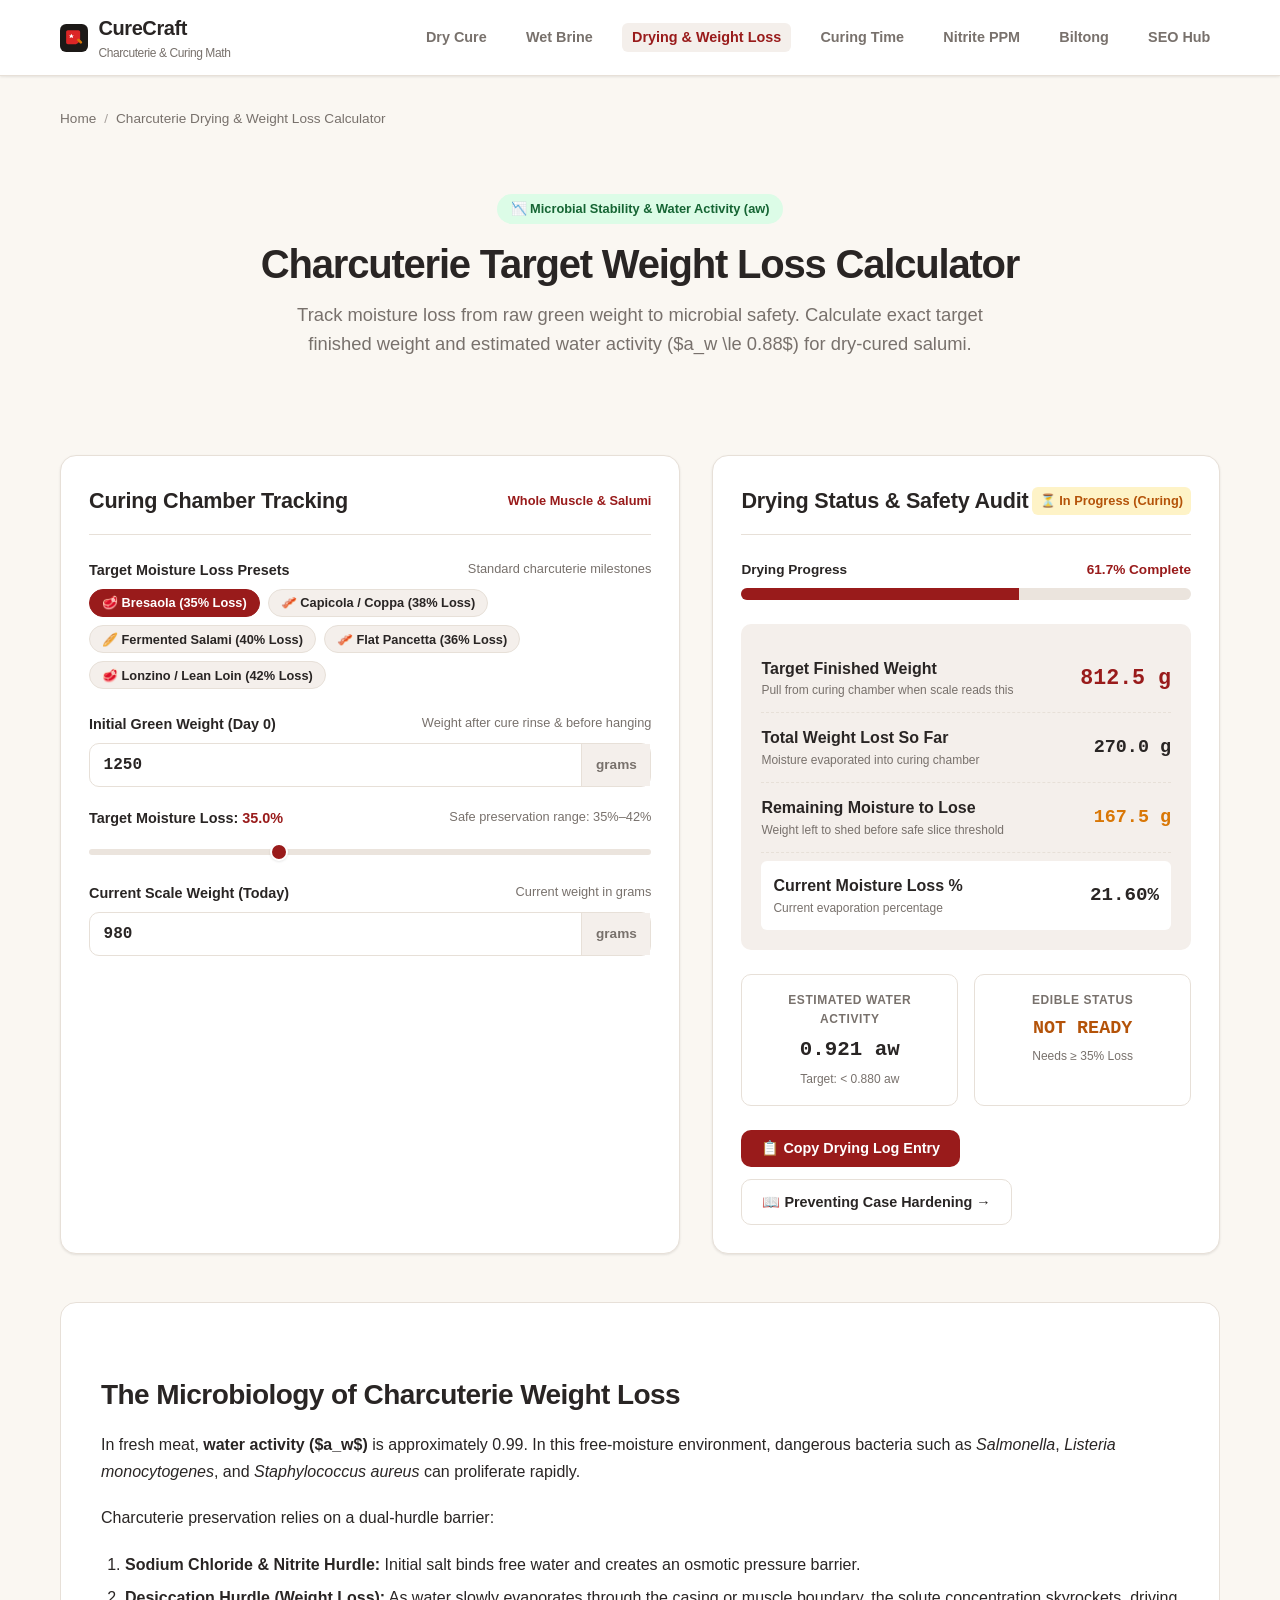
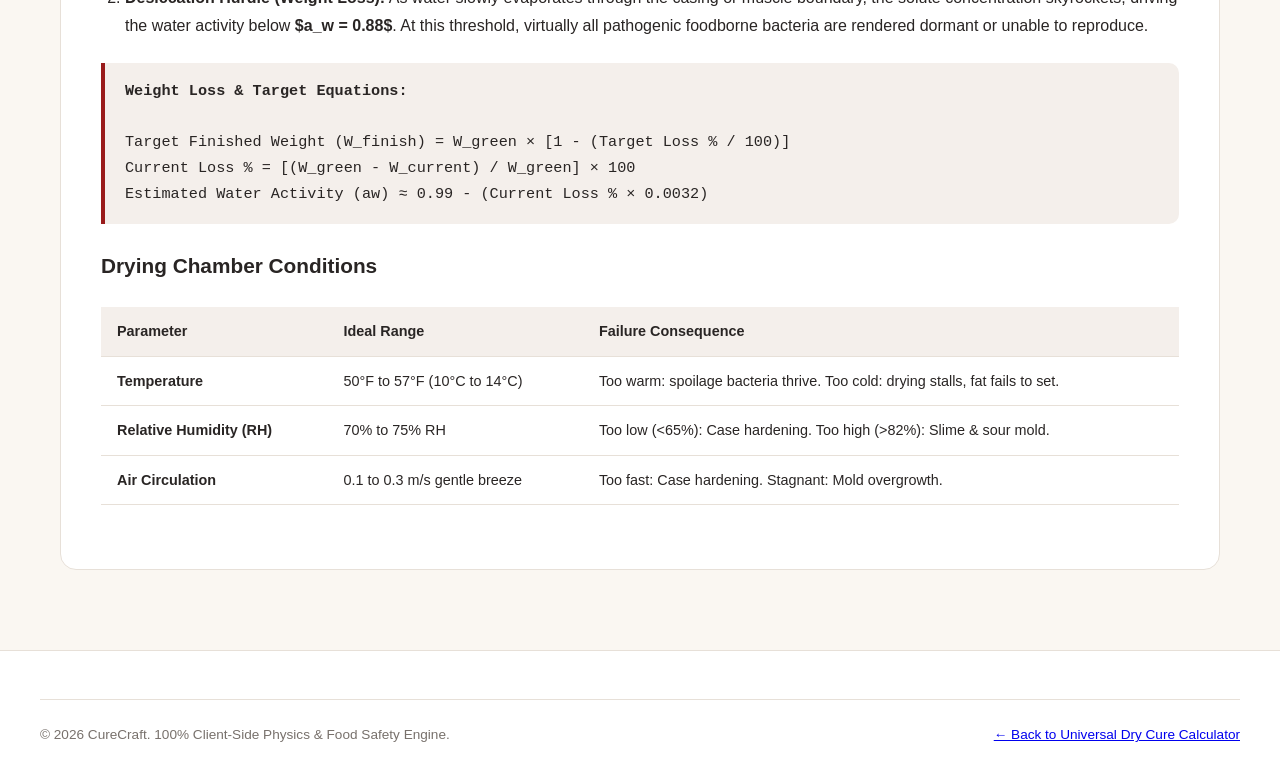
<file: charcuterie-drying-calculator.html>
<!DOCTYPE html>
<html lang="en">
<head>
  <meta charset="UTF-8">
  <meta name="viewport" content="width=device-width, initial-scale=1.0">
  <title>Charcuterie Weight Loss Calculator | Salami & Bresaola Drying Tracker</title>
  <meta name="description" content="Calculate target weight loss and water activity (aw) for dry-cured salumi. Track bresaola, coppa, pancetta, and salami moisture loss from green weight to safe consumption.">
  <link rel="canonical" href="https://mohd34.github.io/curecraft/charcuterie-drying-calculator.html">
  
  <meta property="og:type" content="website">
  <meta property="og:title" content="Charcuterie Weight Loss & Drying Tracker | CureCraft">
  <meta property="og:description" content="Track moisture loss and water activity (aw) from green weight to finished salumi. Essential safety calculator for home charcuterie.">
  <meta property="og:url" content="https://mohd34.github.io/curecraft/charcuterie-drying-calculator.html">
  <meta property="og:image" content="https://mohd34.github.io/curecraft/assets/img/favicon.svg">
  <meta name="twitter:card" content="summary">
  
  <link rel="icon" type="image/svg+xml" href="assets/img/favicon.svg">
  <link rel="stylesheet" href="assets/css/style.css">

  <script type="application/ld+json">
  {
    "@context": "https://schema.org",
    "@graph": [
      {
        "@type": "WebApplication",
        "name": "CureCraft Charcuterie Drying & Weight Loss Calculator",
        "url": "https://mohd34.github.io/curecraft/charcuterie-drying-calculator.html",
        "applicationCategory": "UtilityApplication",
        "description": "Scientific moisture loss and water activity tracker for artisan dry-cured salumi, bresaola, coppa, and salami."
      },
      {
        "@type": "FAQPage",
        "mainEntity": [
          {
            "@type": "Question",
            "name": "How much weight should charcuterie lose before eating?",
            "acceptedAnswer": {
              "@type": "Answer",
              "text": "Most whole-muscle charcuterie (bresaola, lonzino, duck prosciutto) must lose 35% to 38% of its initial green weight. Fermented dry sausages like salami typically target 38% to 42% weight loss. At 35% moisture loss, the water activity (aw) typically drops below 0.88, rendering the meat microbiologically stable at cellar temperatures."
            }
          },
          {
            "@type": "Question",
            "name": "What is case hardening in charcuterie?",
            "acceptedAnswer": {
              "@type": "Answer",
              "text": "Case hardening occurs when the drying chamber relative humidity is too low (below 70%), causing the exterior surface of the meat to dry and form an impenetrable crust while the center remains wet and squishy. This traps internal moisture and can cause center-rot and spoilage."
            }
          }
        ]
      }
    ]
  }
  </script>
</head>
<body>

  <header class="site-header">
    <div class="nav-container">
      <a href="index.html" class="brand-logo" aria-label="CureCraft Home">
        <svg viewBox="0 0 64 64" fill="none" xmlns="http://www.w3.org/2000/svg">
          <rect width="64" height="64" rx="14" fill="#1C1917"/>
          <path d="M14 18 C14 16 16 14 18 14 L42 14 C44 14 46 16 46 18 L46 34 C46 40 40 46 34 46 L18 46 C16 46 14 44 14 42 Z" fill="#DC2626"/>
          <rect x="42" y="32" width="14" height="6" rx="3" fill="#D97706" transform="rotate(45 42 32)"/>
          <polygon points="26,22 28,26 32,26 29,28 30,32 26,30 22,32 23,28 20,26 24,26" fill="#FFFFFF"/>
        </svg>
        <div>
          <span>CureCraft</span>
          <span class="brand-tagline">Charcuterie & Curing Math</span>
        </div>
      </a>
      <nav>
        <ul class="nav-links">
          <li><a href="index.html">Dry Cure</a></li>
          <li><a href="wet-brine-calculator.html">Wet Brine</a></li>
          <li><a href="charcuterie-drying-calculator.html" class="active">Drying & Weight Loss</a></li>
          <li><a href="curing-time-calculator.html">Curing Time</a></li>
          <li><a href="nitrite-converter.html">Nitrite PPM</a></li>
          <li><a href="biltong-calculator.html">Biltong</a></li>
          <li><a href="seo-dashboard.html">SEO Hub</a></li>
        </ul>
      </nav>
    </div>
  </header>

  <main class="container">
    <ul class="breadcrumbs">
      <li><a href="index.html">Home</a></li>
      <li aria-current="page">Charcuterie Drying & Weight Loss Calculator</li>
    </ul>

    <section class="hero">
      <span class="hero-badge">📉 Microbial Stability & Water Activity (aw)</span>
      <h1>Charcuterie Target Weight Loss Calculator</h1>
      <p class="lead">
        Track moisture loss from raw green weight to microbial safety. Calculate exact target finished weight and estimated water activity ($a_w \le 0.88$) for dry-cured salumi.
      </p>
    </section>

    <div class="calc-grid">
      <!-- Input Card -->
      <section class="calc-card">
        <div class="calc-card-header">
          <h2 class="calc-card-title">Curing Chamber Tracking</h2>
          <span style="font-size:0.8rem; font-weight:600; color:var(--brand-wine);">Whole Muscle & Salumi</span>
        </div>

        <label class="form-label">
          <span>Target Moisture Loss Presets</span>
          <span class="form-label-hint">Standard charcuterie milestones</span>
        </label>
        <div class="preset-chips">
          <button type="button" class="preset-chip active" onclick="applyLossPreset(35, 'Bresaola')">🥩 Bresaola (35% Loss)</button>
          <button type="button" class="preset-chip" onclick="applyLossPreset(38, 'Coppa')">🥓 Capicola / Coppa (38% Loss)</button>
          <button type="button" class="preset-chip" onclick="applyLossPreset(40, 'Salami')">🥖 Fermented Salami (40% Loss)</button>
          <button type="button" class="preset-chip" onclick="applyLossPreset(36, 'Pancetta')">🥓 Flat Pancetta (36% Loss)</button>
          <button type="button" class="preset-chip" onclick="applyLossPreset(42, 'Lonzino')">🥩 Lonzino / Lean Loin (42% Loss)</button>
        </div>

        <form id="drying-form" onsubmit="return false;">
          <div class="form-group">
            <div class="form-label">
              <span>Initial Green Weight (Day 0)</span>
              <span class="form-label-hint">Weight after cure rinse & before hanging</span>
            </div>
            <div class="input-group">
              <input type="number" id="green-weight" class="form-input" value="1250" min="10" step="1" oninput="recalculateDrying()">
              <span class="input-suffix">grams</span>
            </div>
          </div>

          <div class="form-group">
            <div class="form-label">
              <span>Target Moisture Loss: <strong id="target-loss-val" style="color:var(--brand-wine);">35.0%</strong></span>
              <span class="form-label-hint">Safe preservation range: 35%–42%</span>
            </div>
            <input type="range" id="target-loss-pct" class="range-slider" min="30" max="45" step="0.5" value="35" oninput="updateTargetLoss(this.value)">
          </div>

          <div class="form-group">
            <div class="form-label">
              <span>Current Scale Weight (Today)</span>
              <span class="form-label-hint">Current weight in grams</span>
            </div>
            <div class="input-group">
              <input type="number" id="current-weight" class="form-input" value="980" min="10" step="1" oninput="recalculateDrying()">
              <span class="input-suffix">grams</span>
            </div>
          </div>
        </form>
      </section>

      <!-- Output Card -->
      <section class="calc-card">
        <div class="calc-card-header">
          <h2 class="calc-card-title">Drying Status & Safety Audit</h2>
          <span class="badge" id="drying-safety-badge" style="background:var(--brand-amber-light); color:var(--brand-amber); padding:4px 8px; border-radius:6px; font-weight:700; font-size:0.8rem;">
            ⏳ In Progress (Curing)
          </span>
        </div>

        <!-- Progress Bar -->
        <div style="margin-bottom:1.5rem;">
          <div style="display:flex; justify-content:space-between; font-size:0.85rem; font-weight:700; margin-bottom:0.4rem;">
            <span>Drying Progress</span>
            <span id="res-progress-pct" style="color:var(--brand-wine);">61.7% Complete</span>
          </div>
          <div style="background:var(--bg-tertiary); height:12px; border-radius:9999px; overflow:hidden;">
            <div id="res-progress-bar" style="background:var(--brand-wine); height:100%; width:61.7%; transition:width 0.3s ease;"></div>
          </div>
        </div>

        <!-- Metric Details -->
        <div class="results-panel">
          <div class="ingredient-row">
            <div class="ingredient-name">
              <span>Target Finished Weight</span>
              <span class="ingredient-sub">Pull from curing chamber when scale reads this</span>
            </div>
            <span class="ingredient-val ingredient-highlight" id="res-target-weight">812.5 g</span>
          </div>

          <div class="ingredient-row">
            <div class="ingredient-name">
              <span>Total Weight Lost So Far</span>
              <span class="ingredient-sub">Moisture evaporated into curing chamber</span>
            </div>
            <span class="ingredient-val" id="res-lost-weight">270.0 g</span>
          </div>

          <div class="ingredient-row">
            <div class="ingredient-name">
              <span>Remaining Moisture to Lose</span>
              <span class="ingredient-sub">Weight left to shed before safe slice threshold</span>
            </div>
            <span class="ingredient-val" id="res-remaining-weight" style="color:var(--brand-salt);">167.5 g</span>
          </div>

          <div class="ingredient-row" style="background:var(--bg-surface); padding:0.75rem; border-radius:var(--radius-sm); margin-top:0.5rem;">
            <div class="ingredient-name">
              <strong>Current Moisture Loss %</strong>
              <span class="ingredient-sub">Current evaporation percentage</span>
            </div>
            <strong class="ingredient-val" id="res-current-loss" style="font-size:1.2rem;">21.60%</strong>
          </div>
        </div>

        <!-- Safety Stats -->
        <div class="stat-grid">
          <div class="stat-box">
            <div class="stat-label">Estimated Water Activity</div>
            <div class="stat-value" id="res-aw" style="font-size:1.3rem;">0.921 aw</div>
            <div class="stat-sub">Target: &lt; 0.880 aw</div>
          </div>
          <div class="stat-box">
            <div class="stat-label">Edible Status</div>
            <div class="stat-value" id="res-edible-status" style="font-size:1.15rem; color:var(--brand-amber);">NOT READY</div>
            <div class="stat-sub">Needs &ge; 35% Loss</div>
          </div>
        </div>

        <div class="btn-group">
          <button class="btn btn-primary" onclick="copyDryingStatus()">📋 Copy Drying Log Entry</button>
          <a href="guides/charcuterie-weight-loss-guide.html" class="btn btn-outline">📖 Preventing Case Hardening →</a>
        </div>
      </section>
    </div>

    <!-- Educational Content -->
    <section class="guide-content">
      <h2>The Microbiology of Charcuterie Weight Loss</h2>
      <p>
        In fresh meat, <strong>water activity ($a_w$)</strong> is approximately 0.99. In this free-moisture environment, dangerous bacteria such as <em>Salmonella</em>, <em>Listeria monocytogenes</em>, and <em>Staphylococcus aureus</em> can proliferate rapidly.
      </p>
      <p>
        Charcuterie preservation relies on a dual-hurdle barrier:
      </p>
      <ol>
        <li><strong>Sodium Chloride & Nitrite Hurdle:</strong> Initial salt binds free water and creates an osmotic pressure barrier.</li>
        <li><strong>Desiccation Hurdle (Weight Loss):</strong> As water slowly evaporates through the casing or muscle boundary, the solute concentration skyrockets, driving the water activity below <strong>$a_w = 0.88$</strong>. At this threshold, virtually all pathogenic foodborne bacteria are rendered dormant or unable to reproduce.</li>
      </ol>

      <div class="formula-box">
        <strong>Weight Loss & Target Equations:</strong><br><br>
        Target Finished Weight (W_finish) = W_green × [1 - (Target Loss % / 100)]<br>
        Current Loss % = [(W_green - W_current) / W_green] × 100<br>
        Estimated Water Activity (aw) ≈ 0.99 - (Current Loss % × 0.0032)
      </div>

      <h3>Drying Chamber Conditions</h3>
      <table class="data-table">
        <thead>
          <tr>
            <th>Parameter</th>
            <th>Ideal Range</th>
            <th>Failure Consequence</th>
          </tr>
        </thead>
        <tbody>
          <tr>
            <td><strong>Temperature</strong></td>
            <td>50°F to 57°F (10°C to 14°C)</td>
            <td>Too warm: spoilage bacteria thrive. Too cold: drying stalls, fat fails to set.</td>
          </tr>
          <tr>
            <td><strong>Relative Humidity (RH)</strong></td>
            <td>70% to 75% RH</td>
            <td>Too low (&lt;65%): Case hardening. Too high (&gt;82%): Slime & sour mold.</td>
          </tr>
          <tr>
            <td><strong>Air Circulation</strong></td>
            <td>0.1 to 0.3 m/s gentle breeze</td>
            <td>Too fast: Case hardening. Stagnant: Mold overgrowth.</td>
          </tr>
        </tbody>
      </table>
    </section>
  </main>

  <footer class="site-footer">
    <div class="footer-bottom">
      <span>© 2026 CureCraft. 100% Client-Side Physics & Food Safety Engine.</span>
      <a href="index.html">← Back to Universal Dry Cure Calculator</a>
    </div>
  </footer>

  <script src="assets/js/calculators.js"></script>
  <script src="assets/js/app.js"></script>
  <script>
    function applyLossPreset(pct, label) {
      document.querySelectorAll('.preset-chip').forEach(c => c.classList.remove('active'));
      event.target.classList.add('active');
      document.getElementById('target-loss-pct').value = pct;
      document.getElementById('target-loss-val').textContent = pct.toFixed(1) + '%';
      recalculateDrying();
    }

    function updateTargetLoss(v) {
      document.getElementById('target-loss-val').textContent = parseFloat(v).toFixed(1) + '%';
      recalculateDrying();
    }

    function recalculateDrying() {
      const greenG = parseFloat(document.getElementById('green-weight').value) || 0;
      const targetPct = parseFloat(document.getElementById('target-loss-pct').value) || 35;
      const currentG = parseFloat(document.getElementById('current-weight').value) || greenG;

      const res = CureMath.calculateCharcuterieDrying({
        greenWeightG: greenG,
        targetLossPct: targetPct,
        currentWeightG: currentG
      });

      if (res.error) return;

      document.getElementById('res-target-weight').textContent = res.targetFinishedWeightG.toFixed(1) + ' g';
      document.getElementById('res-lost-weight').textContent = res.weightLostG.toFixed(1) + ' g';
      document.getElementById('res-remaining-weight').textContent = res.remainingToLoseG.toFixed(1) + ' g';
      document.getElementById('res-current-loss').textContent = res.currentLossPct.toFixed(2) + '%';
      document.getElementById('res-progress-pct').textContent = res.progressPct.toFixed(1) + '% Complete';
      document.getElementById('res-progress-bar').style.width = Math.min(100, res.progressPct) + '%';
      document.getElementById('res-aw').textContent = res.estimatedAw.toFixed(3) + ' aw';

      const badge = document.getElementById('drying-safety-badge');
      const edibleEl = document.getElementById('res-edible-status');

      if (res.isSafeToEat) {
        badge.textContent = '✓ Ready to Slice & Eat';
        badge.style.background = 'var(--brand-sage-light)';
        badge.style.color = 'var(--brand-sage)';
        edibleEl.textContent = 'SAFE / READY';
        edibleEl.style.color = 'var(--brand-sage)';
      } else {
        badge.textContent = '⏳ In Progress (Curing)';
        badge.style.background = 'var(--brand-amber-light)';
        badge.style.color = 'var(--brand-amber)';
        edibleEl.textContent = 'NOT READY';
        edibleEl.style.color = 'var(--brand-amber)';
      }
    }

    function copyDryingStatus() {
      const green = document.getElementById('green-weight').value;
      const current = document.getElementById('current-weight').value;
      const target = document.getElementById('res-target-weight').textContent;
      const loss = document.getElementById('res-current-loss').textContent;
      const rem = document.getElementById('res-remaining-weight').textContent;
      const aw = document.getElementById('res-aw').textContent;

      const txt = `CureCraft Charcuterie Drying Log Entry\n` +
        `------------------------------------\n` +
        `Green Weight: ${green}g\n` +
        `Current Weight: ${current}g\n` +
        `Current Moisture Loss: ${loss}\n` +
        `Target Finished Weight: ${target}\n` +
        `Remaining to Lose: ${rem}\n` +
        `Estimated Water Activity: ${aw}\n` +
        `Logged via CureCraft (https://mohd34.github.io/curecraft/charcuterie-drying-calculator.html)`;

      copyRecipeToClipboard(txt);
    }

    recalculateDrying();
  </script>
</body>
</html>
</file>
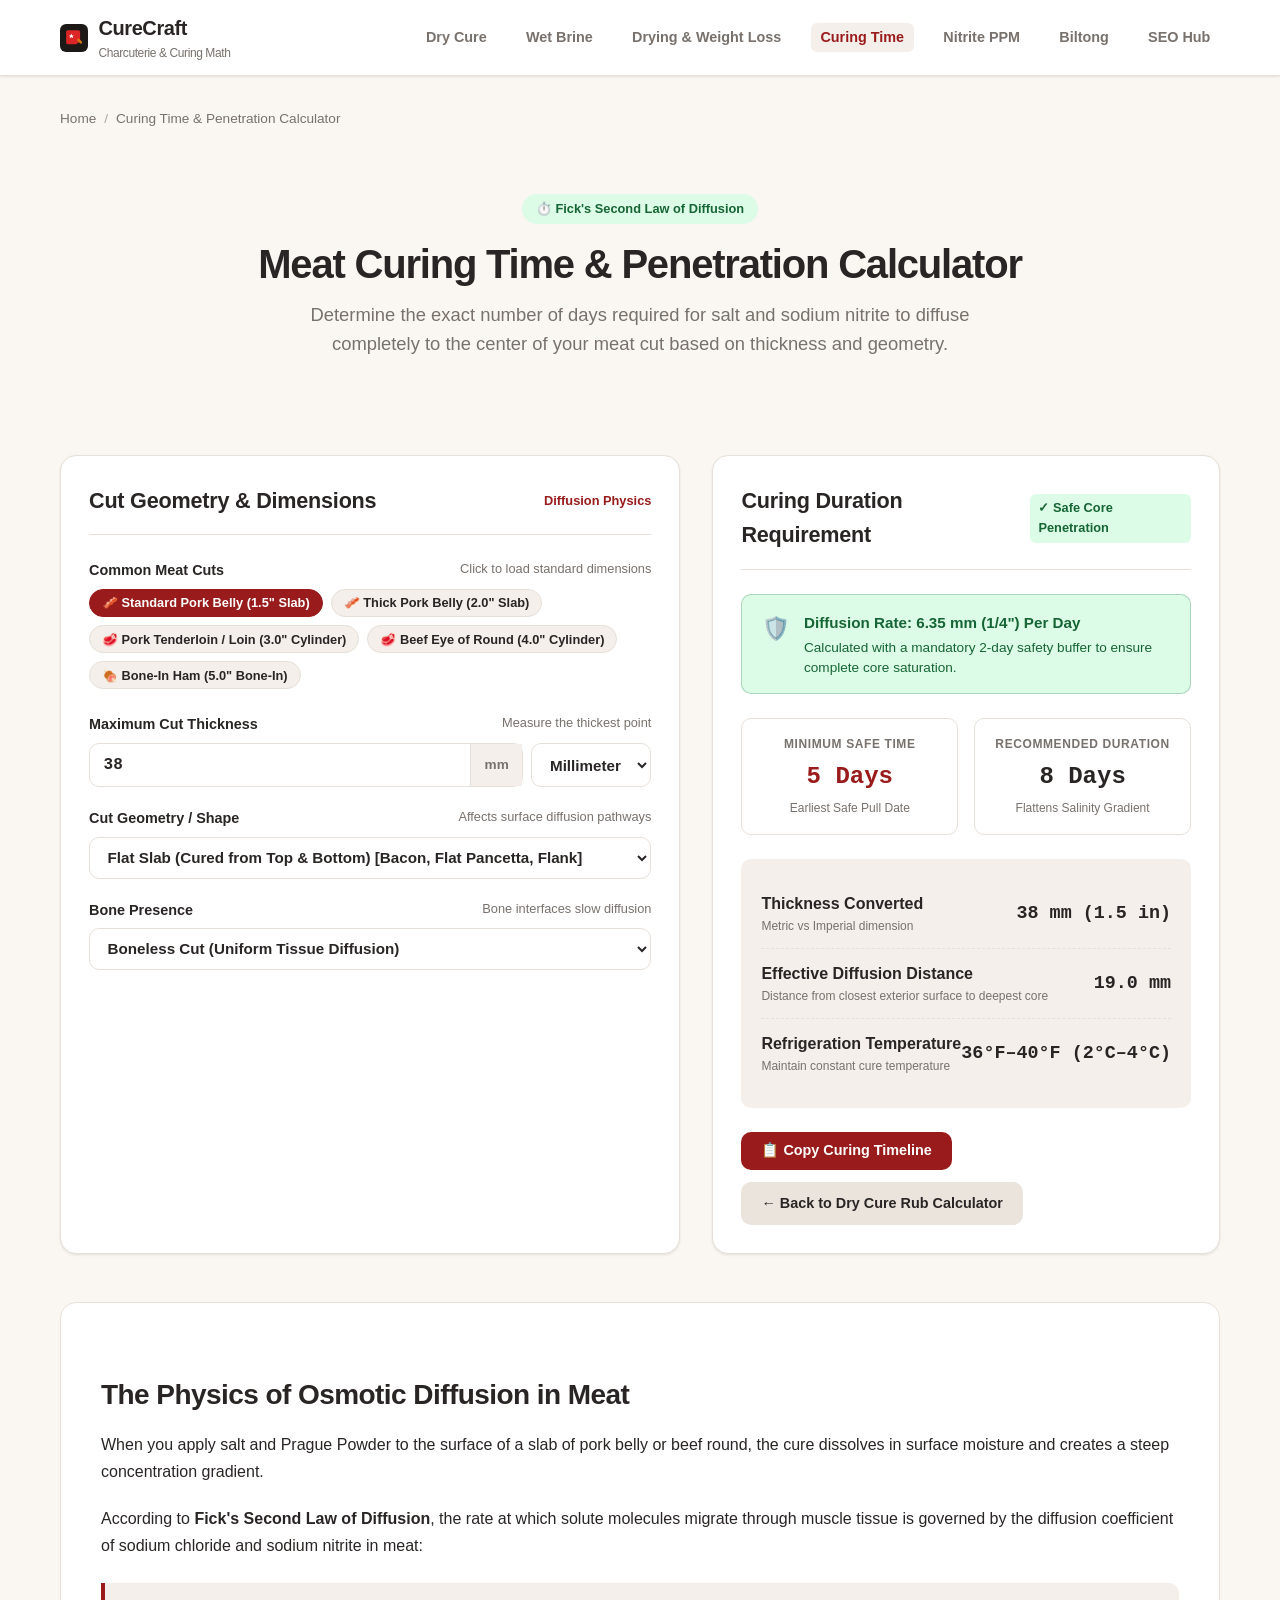
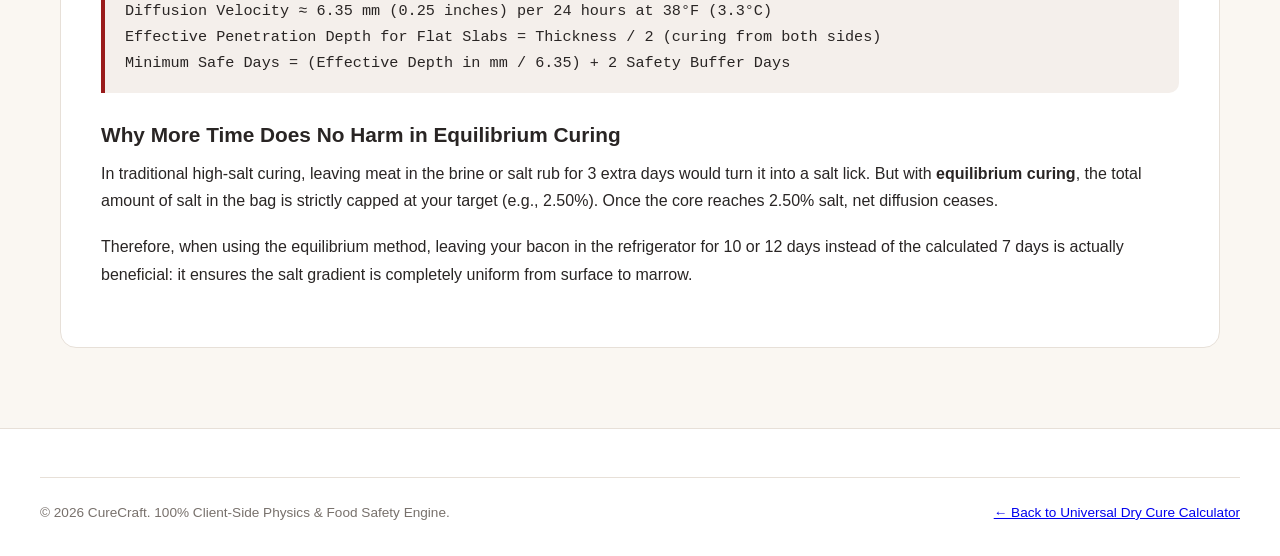
<file: curing-time-calculator.html>
<!DOCTYPE html>
<html lang="en">
<head>
  <meta charset="UTF-8">
  <meta name="viewport" content="width=device-width, initial-scale=1.0">
  <title>Meat Curing Time Calculator | Fick's Law Thickness & Penetration Days</title>
  <meta name="description" content="Calculate minimum safe meat curing days based on cut thickness, slab vs cylinder geometry, and bone-in factor using Fick's law of osmotic diffusion.">
  <link rel="canonical" href="https://mohd34.github.io/curecraft/curing-time-calculator.html">
  
  <meta property="og:type" content="website">
  <meta property="og:title" content="Meat Curing Time Calculator | CureCraft">
  <meta property="og:description" content="Calculate minimum safe curing days based on meat thickness and geometry. Fick's law penetration physics for bacon, ham, and charcuterie.">
  <meta property="og:url" content="https://mohd34.github.io/curecraft/curing-time-calculator.html">
  <meta property="og:image" content="https://mohd34.github.io/curecraft/assets/img/favicon.svg">
  <meta name="twitter:card" content="summary">
  
  <link rel="icon" type="image/svg+xml" href="assets/img/favicon.svg">
  <link rel="stylesheet" href="assets/css/style.css">

  <script type="application/ld+json">
  {
    "@context": "https://schema.org",
    "@graph": [
      {
        "@type": "WebApplication",
        "name": "CureCraft Meat Curing Time Calculator",
        "url": "https://mohd34.github.io/curecraft/curing-time-calculator.html",
        "applicationCategory": "UtilityApplication",
        "description": "Scientific curing duration estimator calculating penetration days based on cut thickness and shape."
      }
    ]
  }
  </script>
</head>
<body>

  <header class="site-header">
    <div class="nav-container">
      <a href="index.html" class="brand-logo" aria-label="CureCraft Home">
        <svg viewBox="0 0 64 64" fill="none" xmlns="http://www.w3.org/2000/svg">
          <rect width="64" height="64" rx="14" fill="#1C1917"/>
          <path d="M14 18 C14 16 16 14 18 14 L42 14 C44 14 46 16 46 18 L46 34 C46 40 40 46 34 46 L18 46 C16 46 14 44 14 42 Z" fill="#DC2626"/>
          <rect x="42" y="32" width="14" height="6" rx="3" fill="#D97706" transform="rotate(45 42 32)"/>
          <polygon points="26,22 28,26 32,26 29,28 30,32 26,30 22,32 23,28 20,26 24,26" fill="#FFFFFF"/>
        </svg>
        <div>
          <span>CureCraft</span>
          <span class="brand-tagline">Charcuterie & Curing Math</span>
        </div>
      </a>
      <nav>
        <ul class="nav-links">
          <li><a href="index.html">Dry Cure</a></li>
          <li><a href="wet-brine-calculator.html">Wet Brine</a></li>
          <li><a href="charcuterie-drying-calculator.html">Drying & Weight Loss</a></li>
          <li><a href="curing-time-calculator.html" class="active">Curing Time</a></li>
          <li><a href="nitrite-converter.html">Nitrite PPM</a></li>
          <li><a href="biltong-calculator.html">Biltong</a></li>
          <li><a href="seo-dashboard.html">SEO Hub</a></li>
        </ul>
      </nav>
    </div>
  </header>

  <main class="container">
    <ul class="breadcrumbs">
      <li><a href="index.html">Home</a></li>
      <li aria-current="page">Curing Time & Penetration Calculator</li>
    </ul>

    <section class="hero">
      <span class="hero-badge">⏱️ Fick's Second Law of Diffusion</span>
      <h1>Meat Curing Time & Penetration Calculator</h1>
      <p class="lead">
        Determine the exact number of days required for salt and sodium nitrite to diffuse completely to the center of your meat cut based on thickness and geometry.
      </p>
    </section>

    <div class="calc-grid">
      <!-- Input Card -->
      <section class="calc-card">
        <div class="calc-card-header">
          <h2 class="calc-card-title">Cut Geometry & Dimensions</h2>
          <span style="font-size:0.8rem; font-weight:600; color:var(--brand-wine);">Diffusion Physics</span>
        </div>

        <label class="form-label">
          <span>Common Meat Cuts</span>
          <span class="form-label-hint">Click to load standard dimensions</span>
        </label>
        <div class="preset-chips">
          <button type="button" class="preset-chip active" onclick="applyCutPreset(38, 'slab', false)">🥓 Standard Pork Belly (1.5" Slab)</button>
          <button type="button" class="preset-chip" onclick="applyCutPreset(50, 'slab', false)">🥓 Thick Pork Belly (2.0" Slab)</button>
          <button type="button" class="preset-chip" onclick="applyCutPreset(75, 'cylinder', false)">🥩 Pork Tenderloin / Loin (3.0" Cylinder)</button>
          <button type="button" class="preset-chip" onclick="applyCutPreset(100, 'cylinder', false)">🥩 Beef Eye of Round (4.0" Cylinder)</button>
          <button type="button" class="preset-chip" onclick="applyCutPreset(125, 'slab', true)">🍖 Bone-In Ham (5.0" Bone-In)</button>
        </div>

        <form id="curing-time-form" onsubmit="return false;">
          <div class="form-group">
            <div class="form-label">
              <span>Maximum Cut Thickness</span>
              <span class="form-label-hint">Measure the thickest point</span>
            </div>
            <div style="display:flex; gap:0.5rem;">
              <div class="input-group" style="flex:1;">
                <input type="number" id="cut-thickness" class="form-input" value="38" min="5" max="300" step="1" oninput="recalculateTime()">
                <span class="input-suffix" id="thickness-unit-label">mm</span>
              </div>
              <select id="thickness-unit" class="form-select" style="max-width:120px;" onchange="handleThicknessUnitChange()">
                <option value="mm" selected>Millimeters (mm)</option>
                <option value="in">Inches (in)</option>
              </select>
            </div>
          </div>

          <div class="form-group">
            <div class="form-label">
              <span>Cut Geometry / Shape</span>
              <span class="form-label-hint">Affects surface diffusion pathways</span>
            </div>
            <select id="cut-geometry" class="form-select" onchange="recalculateTime()">
              <option value="slab" selected>Flat Slab (Cured from Top & Bottom) [Bacon, Flat Pancetta, Flank]</option>
              <option value="cylinder">Cylinder / Log (Radial Diffusion) [Tenderloin, Round, Salami, Rolled Pancetta]</option>
            </select>
          </div>

          <div class="form-group">
            <div class="form-label">
              <span>Bone Presence</span>
              <span class="form-label-hint">Bone interfaces slow diffusion</span>
            </div>
            <select id="cut-bone" class="form-select" onchange="recalculateTime()">
              <option value="boneless" selected>Boneless Cut (Uniform Tissue Diffusion)</option>
              <option value="bonein">Bone-In Cut (Adds 25% Diffusion Time Buffer)</option>
            </select>
          </div>
        </form>
      </section>

      <!-- Output Card -->
      <section class="calc-card">
        <div class="calc-card-header">
          <h2 class="calc-card-title">Curing Duration Requirement</h2>
          <span class="badge" style="background:var(--brand-sage-light); color:var(--brand-sage); padding:4px 8px; border-radius:6px; font-weight:700; font-size:0.8rem;">
            ✓ Safe Core Penetration
          </span>
        </div>

        <div class="safety-banner optimal">
          <div style="font-size:1.4rem;">🛡️</div>
          <div>
            <strong>Diffusion Rate: 6.35 mm (1/4") Per Day</strong>
            <p>Calculated with a mandatory 2-day safety buffer to ensure complete core saturation.</p>
          </div>
        </div>

        <div class="stat-grid" style="grid-template-columns: 1fr 1fr; margin-bottom:1.5rem;">
          <div class="stat-box highlight">
            <div class="stat-label">Minimum Safe Time</div>
            <div class="stat-value" id="res-min-days" style="color:var(--brand-wine);">5 Days</div>
            <div class="stat-sub">Earliest Safe Pull Date</div>
          </div>
          <div class="stat-box">
            <div class="stat-label">Recommended Duration</div>
            <div class="stat-value" id="res-rec-days">8 Days</div>
            <div class="stat-sub">Flattens Salinity Gradient</div>
          </div>
        </div>

        <div class="results-panel">
          <div class="ingredient-row">
            <div class="ingredient-name">
              <span>Thickness Converted</span>
              <span class="ingredient-sub">Metric vs Imperial dimension</span>
            </div>
            <span class="ingredient-val" id="res-dim-display">38.0 mm (1.50 in)</span>
          </div>

          <div class="ingredient-row">
            <div class="ingredient-name">
              <span>Effective Diffusion Distance</span>
              <span class="ingredient-sub">Distance from closest exterior surface to deepest core</span>
            </div>
            <span class="ingredient-val" id="res-effective-dist">19.0 mm</span>
          </div>

          <div class="ingredient-row">
            <div class="ingredient-name">
              <span>Refrigeration Temperature</span>
              <span class="ingredient-sub">Maintain constant cure temperature</span>
            </div>
            <span class="ingredient-val">36°F–40°F (2°C–4°C)</span>
          </div>
        </div>

        <div class="btn-group">
          <button class="btn btn-primary" onclick="copyTimeRecommendation()">📋 Copy Curing Timeline</button>
          <a href="index.html" class="btn btn-secondary">← Back to Dry Cure Rub Calculator</a>
        </div>
      </section>
    </div>

    <!-- Educational Content -->
    <section class="guide-content">
      <h2>The Physics of Osmotic Diffusion in Meat</h2>
      <p>
        When you apply salt and Prague Powder to the surface of a slab of pork belly or beef round, the cure dissolves in surface moisture and creates a steep concentration gradient.
      </p>
      <p>
        According to <strong>Fick's Second Law of Diffusion</strong>, the rate at which solute molecules migrate through muscle tissue is governed by the diffusion coefficient of sodium chloride and sodium nitrite in meat:
      </p>
      <div class="formula-box">
        Diffusion Velocity ≈ 6.35 mm (0.25 inches) per 24 hours at 38°F (3.3°C)<br>
        Effective Penetration Depth for Flat Slabs = Thickness / 2 (curing from both sides)<br>
        Minimum Safe Days = (Effective Depth in mm / 6.35) + 2 Safety Buffer Days
      </div>

      <h3>Why More Time Does No Harm in Equilibrium Curing</h3>
      <p>
        In traditional high-salt curing, leaving meat in the brine or salt rub for 3 extra days would turn it into a salt lick. But with <strong>equilibrium curing</strong>, the total amount of salt in the bag is strictly capped at your target (e.g., 2.50%). Once the core reaches 2.50% salt, net diffusion ceases.
      </p>
      <p>
        Therefore, when using the equilibrium method, leaving your bacon in the refrigerator for 10 or 12 days instead of the calculated 7 days is actually beneficial: it ensures the salt gradient is completely uniform from surface to marrow.
      </p>
    </section>
  </main>

  <footer class="site-footer">
    <div class="footer-bottom">
      <span>© 2026 CureCraft. 100% Client-Side Physics & Food Safety Engine.</span>
      <a href="index.html">← Back to Universal Dry Cure Calculator</a>
    </div>
  </footer>

  <script src="assets/js/calculators.js"></script>
  <script src="assets/js/app.js"></script>
  <script>
    let currentThicknessMm = 38;

    function applyCutPreset(mm, geom, bone) {
      document.querySelectorAll('.preset-chip').forEach(c => c.classList.remove('active'));
      event.target.classList.add('active');
      document.getElementById('thickness-unit').value = 'mm';
      document.getElementById('cut-thickness').value = mm;
      document.getElementById('thickness-unit-label').textContent = 'mm';
      currentThicknessMm = mm;
      document.getElementById('cut-geometry').value = geom;
      document.getElementById('cut-bone').value = bone ? 'bonein' : 'boneless';
      recalculateTime();
    }

    function handleThicknessUnitChange() {
      const u = document.getElementById('thickness-unit').value;
      const inp = document.getElementById('cut-thickness');
      const val = parseFloat(inp.value) || 0;

      if (u === 'mm') {
        currentThicknessMm = val;
        document.getElementById('thickness-unit-label').textContent = 'mm';
      } else {
        currentThicknessMm = val * 25.4;
        document.getElementById('thickness-unit-label').textContent = 'in';
      }
      recalculateTime();
    }

    document.getElementById('cut-thickness').addEventListener('input', () => {
      const u = document.getElementById('thickness-unit').value;
      const val = parseFloat(document.getElementById('cut-thickness').value) || 0;
      if (u === 'mm') currentThicknessMm = val;
      else currentThicknessMm = val * 25.4;
      recalculateTime();
    });

    function recalculateTime() {
      const geom = document.getElementById('cut-geometry').value;
      const isBoneIn = document.getElementById('cut-bone').value === 'bonein';

      const res = CureMath.calculateCuringTime({
        thicknessMm: currentThicknessMm,
        geometry: geom,
        isBoneIn: isBoneIn
      });

      if (res.error) return;

      document.getElementById('res-min-days').textContent = `${res.minSafeDays} Days`;
      document.getElementById('res-rec-days').textContent = `${res.recommendedDays} Days`;
      document.getElementById('res-dim-display').textContent = `${res.thicknessMm} mm (${res.thicknessInches} in)`;
      document.getElementById('res-effective-dist').textContent = `${(res.thicknessMm / 2).toFixed(1)} mm`;
    }

    function copyTimeRecommendation() {
      const minD = document.getElementById('res-min-days').textContent;
      const recD = document.getElementById('res-rec-days').textContent;
      const dim = document.getElementById('res-dim-display').textContent;

      const txt = `CureCraft Curing Duration Recommendation\n` +
        `----------------------------------------\n` +
        `Cut Thickness: ${dim}\n` +
        `Minimum Safe Curing Time: ${minD}\n` +
        `Recommended Duration: ${recD}\n` +
        `Chamber Temp: 36°F–40°F (2°C–4°C), flip daily\n` +
        `Calculated via CureCraft (https://mohd34.github.io/curecraft/curing-time-calculator.html)`;

      copyRecipeToClipboard(txt);
    }

    recalculateTime();
  </script>
</body>
</html>
</file>
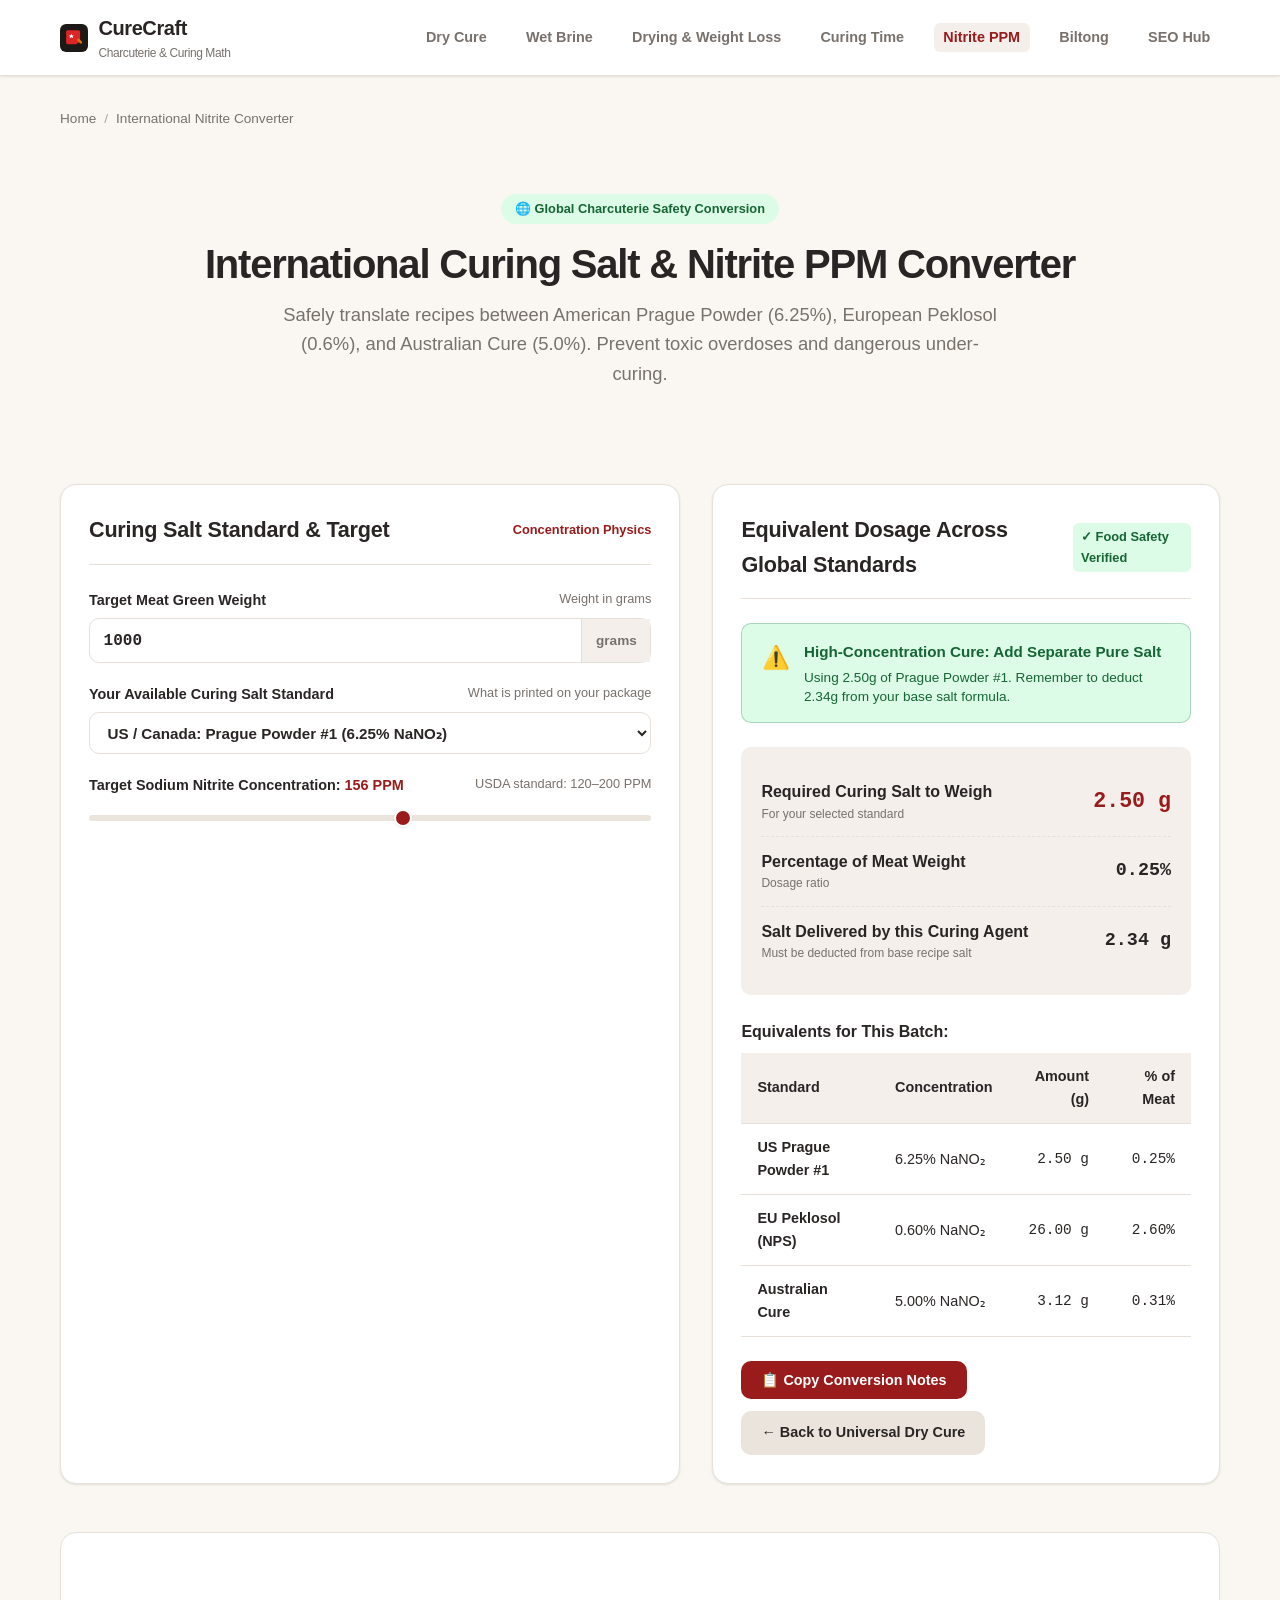
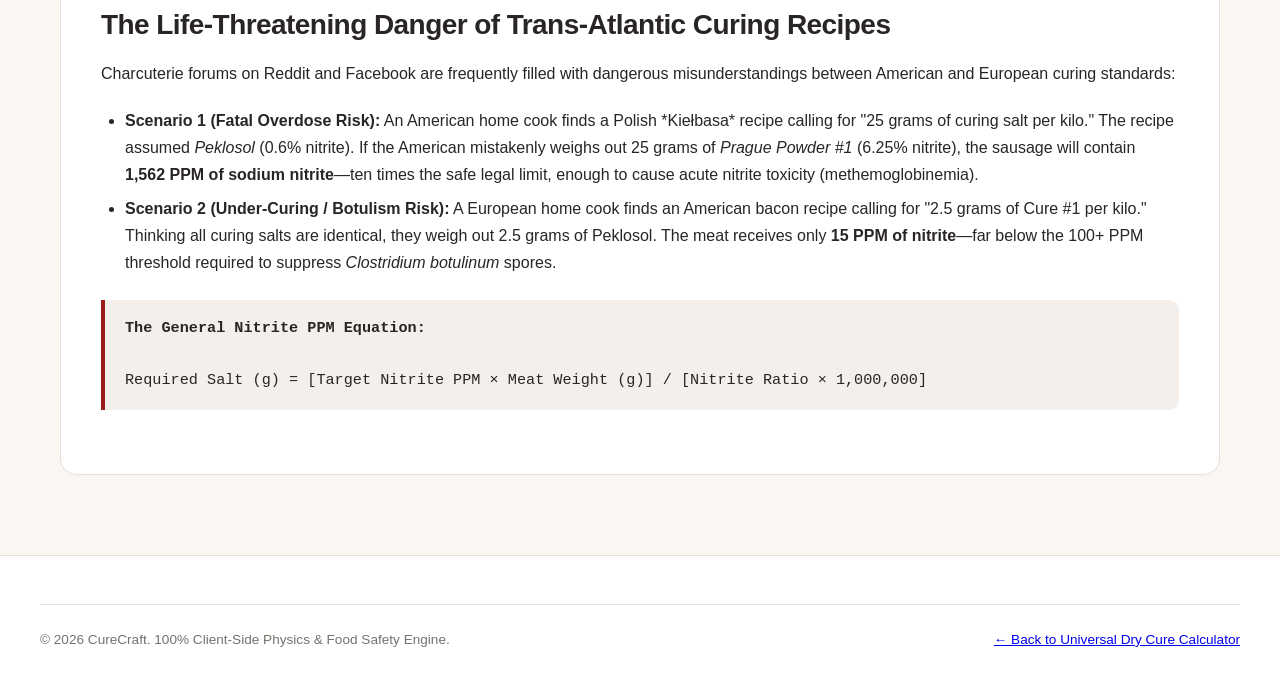
<file: nitrite-converter.html>
<!DOCTYPE html>
<html lang="en">
<head>
  <meta charset="UTF-8">
  <meta name="viewport" content="width=device-width, initial-scale=1.0">
  <title>International Curing Salt Converter | US Prague Powder vs EU Peklosol PPM</title>
  <meta name="description" content="Safely convert between US Prague Powder #1 (6.25%), European Peklosol / Nitritpökelsalz (0.6%), and Australian Curing Salt (5.0%). Calculate exact USDA nitrite PPM.">
  <link rel="canonical" href="https://mohd34.github.io/curecraft/nitrite-converter.html">
  
  <meta property="og:type" content="website">
  <meta property="og:title" content="International Curing Salt Converter | CureCraft">
  <meta property="og:description" content="Safely convert between US Prague Powder #1 (6.25%), European Peklosol (0.6%), and Australian curing salt with exact nitrite PPM safety checks.">
  <meta property="og:url" content="https://mohd34.github.io/curecraft/nitrite-converter.html">
  <meta property="og:image" content="https://mohd34.github.io/curecraft/assets/img/favicon.svg">
  <meta name="twitter:card" content="summary">
  
  <link rel="icon" type="image/svg+xml" href="assets/img/favicon.svg">
  <link rel="stylesheet" href="assets/css/style.css">

  <script type="application/ld+json">
  {
    "@context": "https://schema.org",
    "@graph": [
      {
        "@type": "WebApplication",
        "name": "CureCraft International Curing Salt Converter",
        "url": "https://mohd34.github.io/curecraft/nitrite-converter.html",
        "applicationCategory": "UtilityApplication",
        "description": "Safety converter between international curing salt standards: US 6.25%, EU 0.6%, AU 5.0%."
      }
    ]
  }
  </script>
</head>
<body>

  <header class="site-header">
    <div class="nav-container">
      <a href="index.html" class="brand-logo" aria-label="CureCraft Home">
        <svg viewBox="0 0 64 64" fill="none" xmlns="http://www.w3.org/2000/svg">
          <rect width="64" height="64" rx="14" fill="#1C1917"/>
          <path d="M14 18 C14 16 16 14 18 14 L42 14 C44 14 46 16 46 18 L46 34 C46 40 40 46 34 46 L18 46 C16 46 14 44 14 42 Z" fill="#DC2626"/>
          <rect x="42" y="32" width="14" height="6" rx="3" fill="#D97706" transform="rotate(45 42 32)"/>
          <polygon points="26,22 28,26 32,26 29,28 30,32 26,30 22,32 23,28 20,26 24,26" fill="#FFFFFF"/>
        </svg>
        <div>
          <span>CureCraft</span>
          <span class="brand-tagline">Charcuterie & Curing Math</span>
        </div>
      </a>
      <nav>
        <ul class="nav-links">
          <li><a href="index.html">Dry Cure</a></li>
          <li><a href="wet-brine-calculator.html">Wet Brine</a></li>
          <li><a href="charcuterie-drying-calculator.html">Drying & Weight Loss</a></li>
          <li><a href="curing-time-calculator.html">Curing Time</a></li>
          <li><a href="nitrite-converter.html" class="active">Nitrite PPM</a></li>
          <li><a href="biltong-calculator.html">Biltong</a></li>
          <li><a href="seo-dashboard.html">SEO Hub</a></li>
        </ul>
      </nav>
    </div>
  </header>

  <main class="container">
    <ul class="breadcrumbs">
      <li><a href="index.html">Home</a></li>
      <li aria-current="page">International Nitrite Converter</li>
    </ul>

    <section class="hero">
      <span class="hero-badge">🌐 Global Charcuterie Safety Conversion</span>
      <h1>International Curing Salt & Nitrite PPM Converter</h1>
      <p class="lead">
        Safely translate recipes between American Prague Powder (6.25%), European Peklosol (0.6%), and Australian Cure (5.0%). Prevent toxic overdoses and dangerous under-curing.
      </p>
    </section>

    <div class="calc-grid">
      <!-- Input Card -->
      <section class="calc-card">
        <div class="calc-card-header">
          <h2 class="calc-card-title">Curing Salt Standard & Target</h2>
          <span style="font-size:0.8rem; font-weight:600; color:var(--brand-wine);">Concentration Physics</span>
        </div>

        <form id="converter-form" onsubmit="return false;">
          <div class="form-group">
            <div class="form-label">
              <span>Target Meat Green Weight</span>
              <span class="form-label-hint">Weight in grams</span>
            </div>
            <div class="input-group">
              <input type="number" id="conv-meat-weight" class="form-input" value="1000" min="10" step="10" oninput="recalculateConverter()">
              <span class="input-suffix">grams</span>
            </div>
          </div>

          <div class="form-group">
            <div class="form-label">
              <span>Your Available Curing Salt Standard</span>
              <span class="form-label-hint">What is printed on your package</span>
            </div>
            <select id="conv-source-type" class="form-select" onchange="recalculateConverter()">
              <option value="cure1" selected>US / Canada: Prague Powder #1 (6.25% NaNO₂)</option>
              <option value="peklosol">Europe: Peklosol / Nitritpökelsalz (0.6% NaNO₂)</option>
              <option value="aussie">Australia / NZ: Quick Cure / Kuring Salt (5.0% NaNO₂)</option>
            </select>
          </div>

          <div class="form-group">
            <div class="form-label">
              <span>Target Sodium Nitrite Concentration: <strong id="target-ppm-val" style="color:var(--brand-wine);">156 PPM</strong></span>
              <span class="form-label-hint">USDA standard: 120–200 PPM</span>
            </div>
            <input type="range" id="conv-target-ppm" class="range-slider" min="100" max="200" step="1" value="156" oninput="updateTargetPpm(this.value)">
          </div>
        </form>
      </section>

      <!-- Output Card -->
      <section class="calc-card">
        <div class="calc-card-header">
          <h2 class="calc-card-title">Equivalent Dosage Across Global Standards</h2>
          <span class="badge" style="background:var(--brand-sage-light); color:var(--brand-sage); padding:4px 8px; border-radius:6px; font-weight:700; font-size:0.8rem;">
            ✓ Food Safety Verified
          </span>
        </div>

        <!-- Major Warning Callout -->
        <div id="conv-warning-banner" class="safety-banner optimal">
          <div style="font-size:1.4rem;">⚠️</div>
          <div>
            <strong id="conv-warning-title">Safety Alert: Salt Content Discrepancy</strong>
            <p id="conv-warning-desc">European Peklosol is already mixed at table-salt strength (99.4% NaCl). If using Peklosol, do NOT add extra salt!</p>
          </div>
        </div>

        <div class="results-panel">
          <div class="ingredient-row">
            <div class="ingredient-name">
              <span>Required Curing Salt to Weigh</span>
              <span class="ingredient-sub" id="conv-cure-desc">For your selected standard</span>
            </div>
            <span class="ingredient-val ingredient-highlight" id="conv-required-weight">2.50 g</span>
          </div>

          <div class="ingredient-row">
            <div class="ingredient-name">
              <span>Percentage of Meat Weight</span>
              <span class="ingredient-sub">Dosage ratio</span>
            </div>
            <span class="ingredient-val" id="conv-ratio">0.25%</span>
          </div>

          <div class="ingredient-row">
            <div class="ingredient-name">
              <span>Salt Delivered by this Curing Agent</span>
              <span class="ingredient-sub">Must be deducted from base recipe salt</span>
            </div>
            <span class="ingredient-val" id="conv-salt-delivered">2.34 g</span>
          </div>
        </div>

        <!-- Cross Comparison Table -->
        <h3 style="font-size:1rem; font-weight:700; margin:1rem 0 0.5rem 0;">Equivalents for This Batch:</h3>
        <table class="data-table" style="margin:0 0 1.5rem 0;">
          <thead>
            <tr>
              <th>Standard</th>
              <th>Concentration</th>
              <th class="num">Amount (g)</th>
              <th class="num">% of Meat</th>
            </tr>
          </thead>
          <tbody>
            <tr>
              <td><strong>US Prague Powder #1</strong></td>
              <td>6.25% NaNO₂</td>
              <td class="num" id="comp-us-g">2.50 g</td>
              <td class="num" id="comp-us-pct">0.25%</td>
            </tr>
            <tr>
              <td><strong>EU Peklosol (NPS)</strong></td>
              <td>0.60% NaNO₂</td>
              <td class="num" id="comp-eu-g">26.00 g</td>
              <td class="num" id="comp-eu-pct">2.60%</td>
            </tr>
            <tr>
              <td><strong>Australian Cure</strong></td>
              <td>5.00% NaNO₂</td>
              <td class="num" id="comp-au-g">3.12 g</td>
              <td class="num" id="comp-au-pct">0.31%</td>
            </tr>
          </tbody>
        </table>

        <div class="btn-group">
          <button class="btn btn-primary" onclick="copyConversion()">📋 Copy Conversion Notes</button>
          <a href="index.html" class="btn btn-secondary">← Back to Universal Dry Cure</a>
        </div>
      </section>
    </div>

    <!-- Educational Content -->
    <section class="guide-content">
      <h2>The Life-Threatening Danger of Trans-Atlantic Curing Recipes</h2>
      <p>
        Charcuterie forums on Reddit and Facebook are frequently filled with dangerous misunderstandings between American and European curing standards:
      </p>
      <ul>
        <li>
          <strong>Scenario 1 (Fatal Overdose Risk):</strong> An American home cook finds a Polish *Kiełbasa* recipe calling for "25 grams of curing salt per kilo." The recipe assumed <em>Peklosol</em> (0.6% nitrite). If the American mistakenly weighs out 25 grams of <em>Prague Powder #1</em> (6.25% nitrite), the sausage will contain <strong>1,562 PPM of sodium nitrite</strong>—ten times the safe legal limit, enough to cause acute nitrite toxicity (methemoglobinemia).
        </li>
        <li>
          <strong>Scenario 2 (Under-Curing / Botulism Risk):</strong> A European home cook finds an American bacon recipe calling for "2.5 grams of Cure #1 per kilo." Thinking all curing salts are identical, they weigh out 2.5 grams of Peklosol. The meat receives only <strong>15 PPM of nitrite</strong>—far below the 100+ PPM threshold required to suppress <em>Clostridium botulinum</em> spores.
        </li>
      </ul>

      <div class="formula-box">
        <strong>The General Nitrite PPM Equation:</strong><br><br>
        Required Salt (g) = [Target Nitrite PPM × Meat Weight (g)] / [Nitrite Ratio × 1,000,000]
      </div>
    </section>
  </main>

  <footer class="site-footer">
    <div class="footer-bottom">
      <span>© 2026 CureCraft. 100% Client-Side Physics & Food Safety Engine.</span>
      <a href="index.html">← Back to Universal Dry Cure Calculator</a>
    </div>
  </footer>

  <script src="assets/js/calculators.js"></script>
  <script src="assets/js/app.js"></script>
  <script>
    function updateTargetPpm(v) {
      document.getElementById('target-ppm-val').textContent = v + ' PPM';
      recalculateConverter();
    }

    function recalculateConverter() {
      const meatG = parseFloat(document.getElementById('conv-meat-weight').value) || 1000;
      const src = document.getElementById('conv-source-type').value;
      const ppm = parseFloat(document.getElementById('conv-target-ppm').value) || 156;

      const res = CureMath.convertCuringSalt({
        meatWeightG: meatG,
        sourceSaltType: src,
        targetPpm: ppm
      });

      document.getElementById('conv-required-weight').textContent = res.requiredWeightG.toFixed(2) + ' g';
      document.getElementById('conv-ratio').textContent = res.percentageOfMeat.toFixed(2) + '%';
      document.getElementById('conv-salt-delivered').textContent = res.saltDeliveredG.toFixed(2) + ' g';

      // Comparison table
      const usG = (ppm * meatG) / (0.0625 * 1000000);
      const euG = (ppm * meatG) / (0.006 * 1000000);
      const auG = (ppm * meatG) / (0.05 * 1000000);

      document.getElementById('comp-us-g').textContent = usG.toFixed(2) + ' g';
      document.getElementById('comp-us-pct').textContent = ((usG / meatG) * 100).toFixed(2) + '%';

      document.getElementById('comp-eu-g').textContent = euG.toFixed(2) + ' g';
      document.getElementById('comp-eu-pct').textContent = ((euG / meatG) * 100).toFixed(2) + '%';

      document.getElementById('comp-au-g').textContent = auG.toFixed(2) + ' g';
      document.getElementById('comp-au-pct').textContent = ((auG / meatG) * 100).toFixed(2) + '%';

      const banner = document.getElementById('conv-warning-banner');
      const title = document.getElementById('conv-warning-title');
      const desc = document.getElementById('conv-warning-desc');

      if (src === 'peklosol') {
        banner.className = 'safety-banner warning';
        title.textContent = 'EU Peklosol: Zero Extra Salt Required!';
        desc.textContent = `Peklosol is 99.4% table salt. Using ${res.requiredWeightG.toFixed(1)}g gives exactly ${res.percentageOfMeat.toFixed(2)}% total salinity. Do NOT add common kosher or table salt.`;
      } else {
        banner.className = 'safety-banner optimal';
        title.textContent = 'High-Concentration Cure: Add Separate Pure Salt';
        desc.textContent = `Using ${res.requiredWeightG.toFixed(2)}g of ${src === 'cure1' ? 'Prague Powder #1' : 'Australian Cure'}. Remember to deduct ${res.saltDeliveredG.toFixed(2)}g from your base salt formula.`;
      }
    }

    function copyConversion() {
      const meat = document.getElementById('conv-meat-weight').value;
      const ppm = document.getElementById('conv-target-ppm').value;
      const us = document.getElementById('comp-us-g').textContent;
      const eu = document.getElementById('comp-eu-g').textContent;
      const au = document.getElementById('comp-au-g').textContent;

      const txt = `CureCraft International Curing Salt Equivalents\n` +
        `----------------------------------------------\n` +
        `Batch Meat Weight: ${meat}g\n` +
        `Target Nitrite: ${ppm} PPM\n` +
        `- US Prague Powder #1 (6.25%): ${us}\n` +
        `- EU Peklosol (0.60%): ${eu}\n` +
        `- Australian Cure (5.00%): ${au}\n` +
        `Calculated via CureCraft (https://mohd34.github.io/curecraft/nitrite-converter.html)`;

      copyRecipeToClipboard(txt);
    }

    recalculateConverter();
  </script>
</body>
</html>
</file>
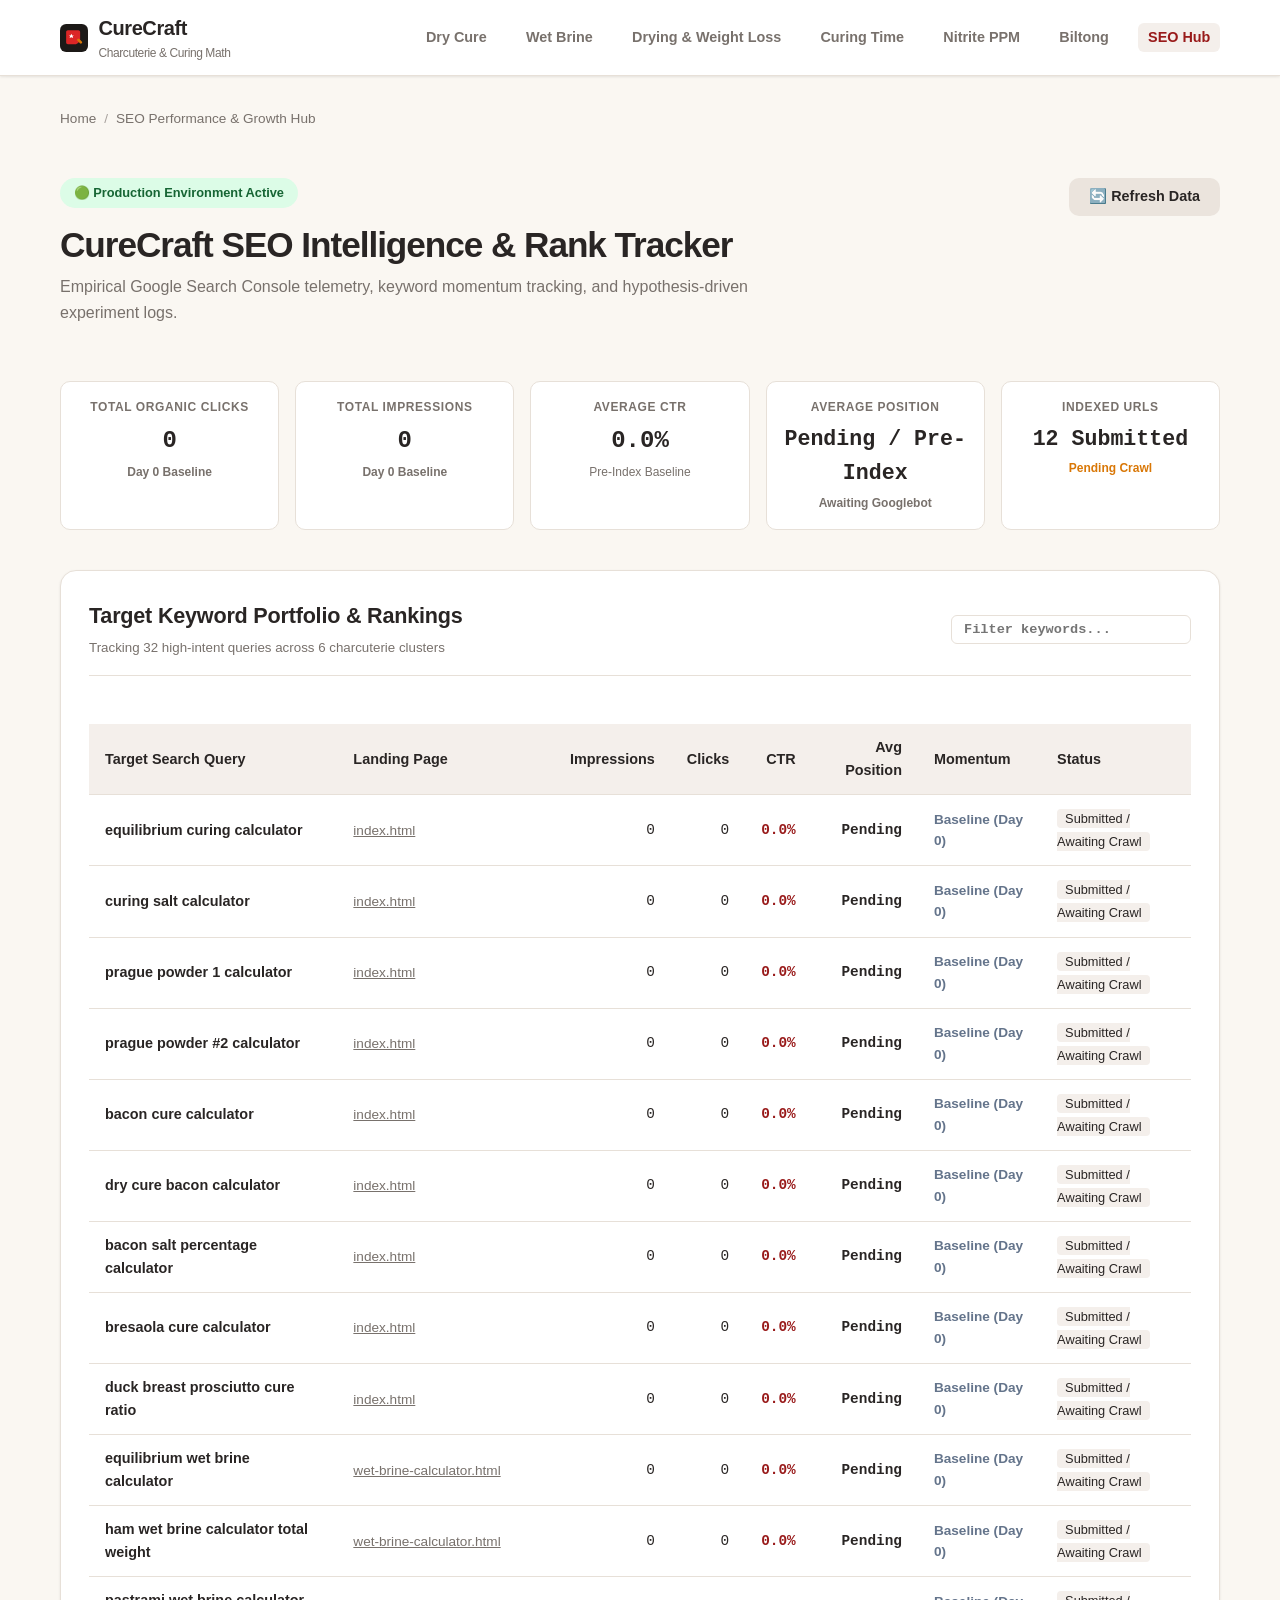
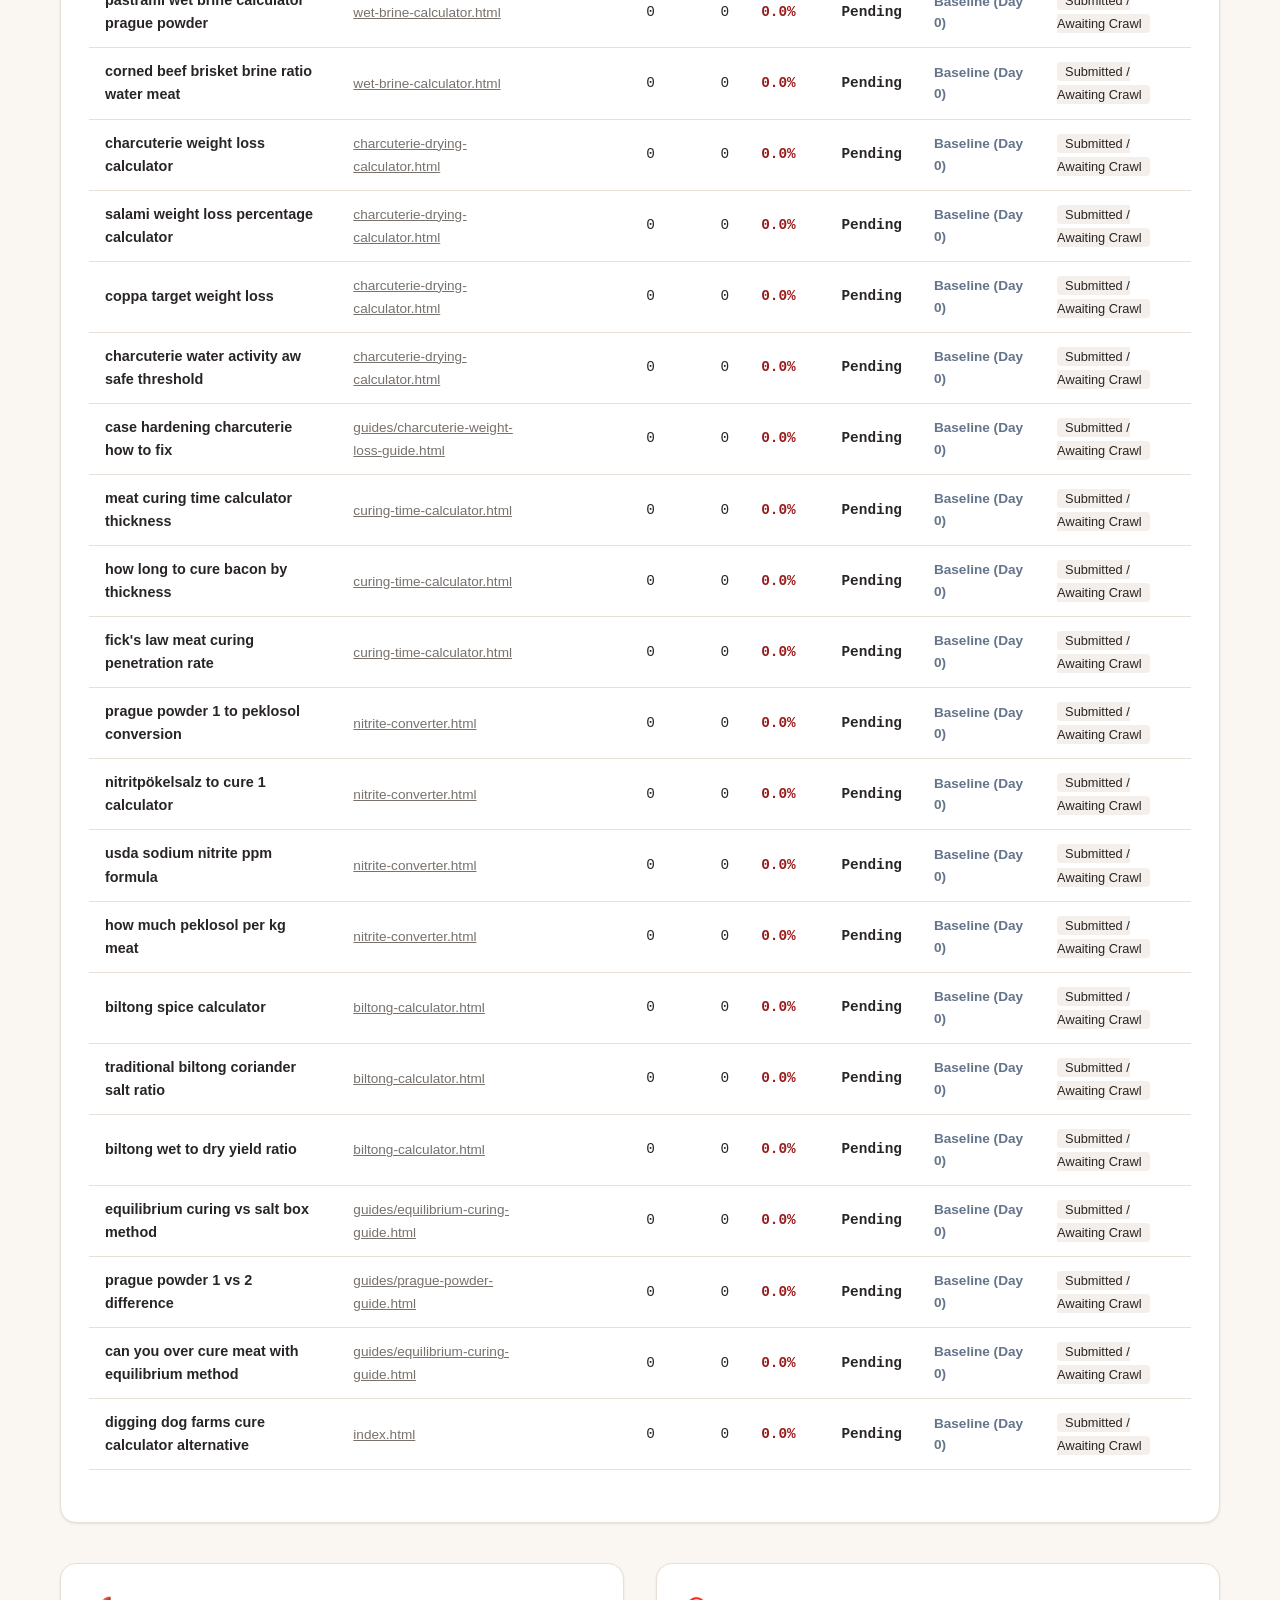
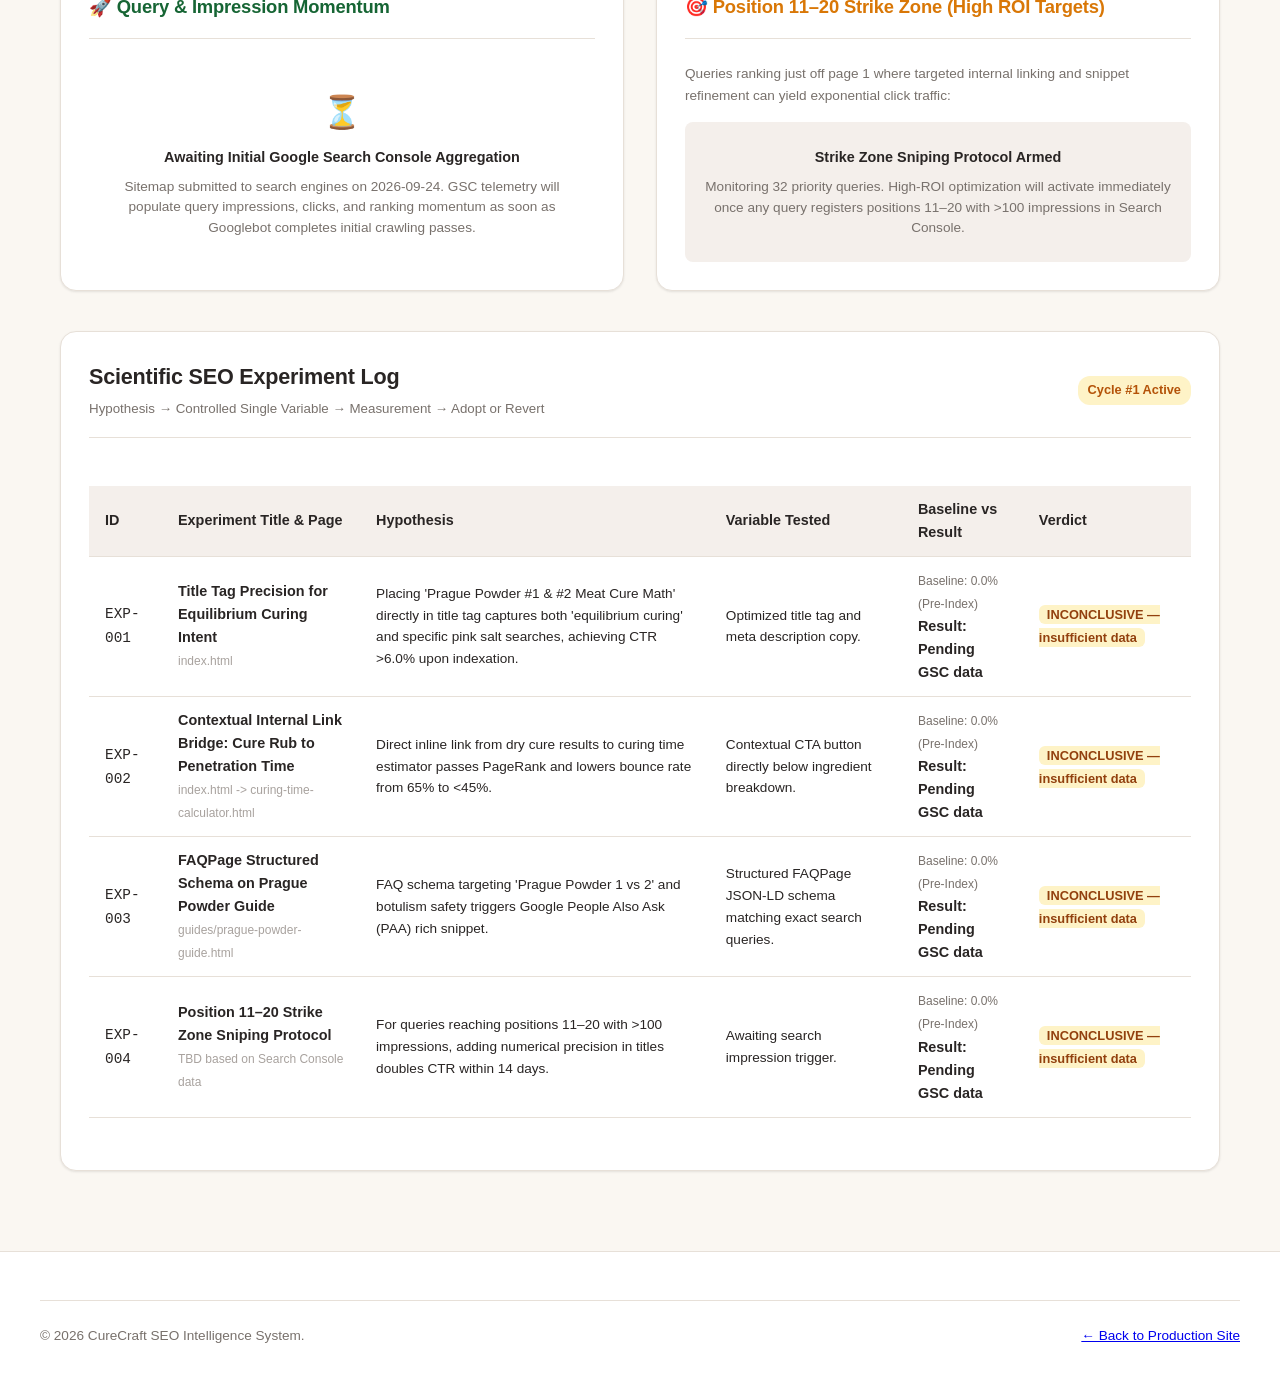
<file: seo-dashboard.html>
<!DOCTYPE html>
<html lang="en">
<head>
  <meta charset="UTF-8">
  <meta name="viewport" content="width=device-width, initial-scale=1.0">
  <title>SEO Analytics & Performance Hub | CureCraft Live Data</title>
  <meta name="description" content="Live SEO measurement dashboard tracking Google Search Console impressions, clicks, rankings, and scientific experiment logs for CureCraft.">
  <link rel="canonical" href="https://mohd34.github.io/curecraft/seo-dashboard.html">
  <link rel="icon" type="image/svg+xml" href="assets/img/favicon.svg">
  <link rel="stylesheet" href="assets/css/style.css">

  <script type="application/ld+json">
  {
    "@context": "https://schema.org",
    "@type": "WebApplication",
    "name": "CureCraft SEO Analytics & Measurement Hub",
    "url": "https://mohd34.github.io/curecraft/seo-dashboard.html",
    "applicationCategory": "AnalyticsApplication"
  }
  </script>
</head>
<body>

  <header class="site-header">
    <div class="nav-container">
      <a href="index.html" class="brand-logo" aria-label="CureCraft Home">
        <svg viewBox="0 0 64 64" fill="none" xmlns="http://www.w3.org/2000/svg">
          <rect width="64" height="64" rx="14" fill="#1C1917"/>
          <path d="M14 18 C14 16 16 14 18 14 L42 14 C44 14 46 16 46 18 L46 34 C46 40 40 46 34 46 L18 46 C16 46 14 44 14 42 Z" fill="#DC2626"/>
          <rect x="42" y="32" width="14" height="6" rx="3" fill="#D97706" transform="rotate(45 42 32)"/>
          <polygon points="26,22 28,26 32,26 29,28 30,32 26,30 22,32 23,28 20,26 24,26" fill="#FFFFFF"/>
        </svg>
        <div>
          <span>CureCraft</span>
          <span class="brand-tagline">Charcuterie & Curing Math</span>
        </div>
      </a>
      <nav>
        <ul class="nav-links">
          <li><a href="index.html">Dry Cure</a></li>
          <li><a href="wet-brine-calculator.html">Wet Brine</a></li>
          <li><a href="charcuterie-drying-calculator.html">Drying & Weight Loss</a></li>
          <li><a href="curing-time-calculator.html">Curing Time</a></li>
          <li><a href="nitrite-converter.html">Nitrite PPM</a></li>
          <li><a href="biltong-calculator.html">Biltong</a></li>
          <li><a href="seo-dashboard.html" class="active">SEO Hub</a></li>
        </ul>
      </nav>
    </div>
  </header>

  <main class="container">
    <ul class="breadcrumbs">
      <li><a href="index.html">Home</a></li>
      <li aria-current="page">SEO Performance & Growth Hub</li>
    </ul>

    <section class="hero" style="text-align:left; padding:1.5rem 0;">
      <div style="display:flex; justify-content:space-between; align-items:flex-start; flex-wrap:wrap; gap:1rem;">
        <div>
          <span class="hero-badge" style="background:var(--brand-sage-light); color:var(--brand-sage);">🟢 Production Environment Active</span>
          <h1 style="font-size:2.2rem; margin-bottom:0.5rem;">CureCraft SEO Intelligence & Rank Tracker</h1>
          <p class="lead" style="margin:0; font-size:1rem;">
            Empirical Google Search Console telemetry, keyword momentum tracking, and hypothesis-driven experiment logs.
          </p>
        </div>
        <div>
          <button class="btn btn-secondary" onclick="window.refreshDashboardData()">🔄 Refresh Data</button>
        </div>
      </div>
    </section>

    <!-- Top KPI Grid -->
    <div class="stat-grid" style="grid-template-columns: repeat(auto-fit, minmax(200px, 1fr)); margin-bottom:2.5rem;">
      <div class="stat-box highlight">
        <div class="stat-label">Total Organic Clicks</div>
        <div class="stat-value" id="kpi-clicks">0</div>
        <div class="stat-sub" style="color:var(--text-muted); font-weight:600;">Day 0 Baseline</div>
      </div>
      <div class="stat-box">
        <div class="stat-label">Total Impressions</div>
        <div class="stat-value" id="kpi-impressions">0</div>
        <div class="stat-sub" style="color:var(--text-muted); font-weight:600;">Day 0 Baseline</div>
      </div>
      <div class="stat-box">
        <div class="stat-label">Average CTR</div>
        <div class="stat-value" id="kpi-ctr">0.0%</div>
        <div class="stat-sub" style="color:var(--text-muted);">Pre-Index Baseline</div>
      </div>
      <div class="stat-box">
        <div class="stat-label">Average Position</div>
        <div class="stat-value" id="kpi-position" style="font-size:1.35rem;">Pending / Pre-Index</div>
        <div class="stat-sub" style="color:var(--text-muted); font-weight:600;">Awaiting Googlebot</div>
      </div>
      <div class="stat-box">
        <div class="stat-label">Indexed URLs</div>
        <div class="stat-value" style="font-size:1.35rem;">12 Submitted</div>
        <div class="stat-sub" style="color:#D97706; font-weight:600;">Pending Crawl</div>
      </div>
    </div>

    <!-- Keyword Portfolio -->
    <section class="calc-card" style="margin-bottom:2.5rem;">
      <div class="calc-card-header">
        <div>
          <h2 class="calc-card-title" style="margin:0;">Target Keyword Portfolio & Rankings</h2>
          <small style="color:var(--text-muted);">Tracking 32 high-intent queries across 6 charcuterie clusters</small>
        </div>
        <input type="text" id="keyword-filter" class="form-input" placeholder="Filter keywords..." style="max-width:240px; padding:6px 12px; font-size:0.85rem; border:1px solid var(--border-subtle); border-radius:6px;">
      </div>

      <div style="overflow-x:auto;">
        <table class="data-table" id="keywords-table">
          <thead>
            <tr>
              <th>Target Search Query</th>
              <th>Landing Page</th>
              <th class="num">Impressions</th>
              <th class="num">Clicks</th>
              <th class="num">CTR</th>
              <th class="num">Avg Position</th>
              <th>Momentum</th>
              <th>Status</th>
            </tr>
          </thead>
          <tbody id="keywords-tbody">
            <!-- Populated from SEODashboard.keywords -->
          </tbody>
        </table>
      </div>
    </section>

    <!-- Query Momentum & Strike Zone -->
    <div class="calc-grid" style="grid-template-columns: 1fr 1fr; margin-bottom:2.5rem;">
      <section class="calc-card">
        <div class="calc-card-header">
          <h3 class="calc-card-title" style="font-size:1.15rem; color:var(--brand-sage);">🚀 Query & Impression Momentum</h3>
        </div>
        <div style="padding:1.5rem 1rem; text-align:center; color:var(--text-muted); font-size:0.9rem;">
          <div style="font-size:2rem; margin-bottom:0.5rem;">⏳</div>
          <strong style="color:var(--text-main);">Awaiting Initial Google Search Console Aggregation</strong>
          <p style="margin-top:0.5rem; font-size:0.85rem; line-height:1.5;">
            Sitemap submitted to search engines on 2026-09-24. GSC telemetry will populate query impressions, clicks, and ranking momentum as soon as Googlebot completes initial crawling passes.
          </p>
        </div>
      </section>

      <section class="calc-card">
        <div class="calc-card-header">
          <h3 class="calc-card-title" style="font-size:1.15rem; color:var(--brand-salt);">🎯 Position 11–20 Strike Zone (High ROI Targets)</h3>
        </div>
        <p style="font-size:0.85rem; color:var(--text-muted); margin-bottom:1rem;">
          Queries ranking just off page 1 where targeted internal linking and snippet refinement can yield exponential click traffic:
        </p>
        <div style="padding:1.5rem 1rem; text-align:center; color:var(--text-muted); font-size:0.9rem; background:var(--bg-secondary); border-radius:8px;">
          <strong style="color:var(--text-main);">Strike Zone Sniping Protocol Armed</strong>
          <p style="margin-top:0.5rem; font-size:0.85rem; line-height:1.5; margin-bottom:0;">
            Monitoring 32 priority queries. High-ROI optimization will activate immediately once any query registers positions 11–20 with >100 impressions in Search Console.
          </p>
        </div>
      </section>
    </div>

    <!-- Active Experiments Log -->
    <section class="calc-card" style="margin-bottom:3rem;">
      <div class="calc-card-header">
        <div>
          <h2 class="calc-card-title" style="margin:0;">Scientific SEO Experiment Log</h2>
          <small style="color:var(--text-muted);">Hypothesis → Controlled Single Variable → Measurement → Adopt or Revert</small>
        </div>
        <span class="badge" style="background:var(--brand-amber-light); color:var(--brand-amber); padding:4px 10px; border-radius:12px; font-weight:700; font-size:0.8rem;">
          Cycle #1 Active
        </span>
      </div>

      <div style="overflow-x:auto;">
        <table class="data-table">
          <thead>
            <tr>
              <th>ID</th>
              <th>Experiment Title & Page</th>
              <th>Hypothesis</th>
              <th>Variable Tested</th>
              <th>Baseline vs Result</th>
              <th>Verdict</th>
            </tr>
          </thead>
          <tbody id="experiments-tbody">
            <!-- Populated from SEODashboard.experiments -->
          </tbody>
        </table>
      </div>
    </section>
  </main>

  <footer class="site-footer">
    <div class="footer-bottom">
      <span>© 2026 CureCraft SEO Intelligence System.</span>
      <a href="index.html">← Back to Production Site</a>
    </div>
  </footer>

  <script src="assets/js/seo-dashboard.js"></script>
  <script>
    function renderDashboard() {
      document.getElementById('kpi-clicks').textContent = SEODashboard.siteSummary.gscMetrics.totalClicks.toLocaleString();
      document.getElementById('kpi-impressions').textContent = SEODashboard.siteSummary.gscMetrics.totalImpressions.toLocaleString();
      document.getElementById('kpi-ctr').textContent = SEODashboard.siteSummary.gscMetrics.averageCtr;
      document.getElementById('kpi-position').textContent = SEODashboard.siteSummary.gscMetrics.averagePosition;

      // Keywords Table
      const kwTbody = document.getElementById('keywords-tbody');
      kwTbody.innerHTML = '';
      SEODashboard.keywords.forEach(kw => {
        const tr = document.createElement('tr');
        const ctrDisplay = typeof kw.ctr === 'number' ? kw.ctr.toFixed(2) + '%' : kw.ctr;
        const posDisplay = typeof kw.avgPosition === 'number' ? kw.avgPosition.toFixed(1) : kw.avgPosition;
        tr.innerHTML = `
          <td><strong>${kw.keyword}</strong></td>
          <td><a href="${kw.url}" style="font-size:0.85rem; color:var(--text-muted);">${kw.url}</a></td>
          <td class="num">${kw.impressions.toLocaleString()}</td>
          <td class="num">${kw.clicks}</td>
          <td class="num" style="color:var(--brand-wine); font-weight:700;">${ctrDisplay}</td>
          <td class="num" style="font-weight:700;">${posDisplay}</td>
          <td style="color:#64748B; font-size:0.85rem; font-weight:600;">${kw.trend}</td>
          <td><span style="background:var(--bg-secondary); padding:2px 8px; border-radius:4px; font-size:0.8rem;">${kw.status}</span></td>
        `;
        kwTbody.appendChild(tr);
      });

      // Experiments Table
      const expTbody = document.getElementById('experiments-tbody');
      expTbody.innerHTML = '';
      SEODashboard.experiments.forEach(exp => {
        const tr = document.createElement('tr');
        const isWin = exp.verdict.toLowerCase().includes('win');
        const isFail = exp.verdict.toLowerCase().includes('fail');
        const verdictBg = isWin ? '#DCFCE7' : (isFail ? '#FEE2E2' : '#FEF3C7');
        const verdictColor = isWin ? '#166534' : (isFail ? '#991B1B' : '#92400E');
        tr.innerHTML = `
          <td><code>${exp.id}</code></td>
          <td><strong>${exp.title}</strong><br><small style="color:var(--text-light);">${exp.page}</small></td>
          <td style="font-size:0.85rem;">${exp.hypothesis}</td>
          <td style="font-size:0.85rem;">${exp.variableChanged}</td>
          <td><small style="color:var(--text-muted);">Baseline: ${exp.baselineCtr}</small><br><strong style="color:var(--text-main);">Result: ${exp.currentCtr}</strong></td>
          <td><span style="background:${verdictBg}; color:${verdictColor}; font-weight:700; padding:2px 8px; border-radius:6px; font-size:0.8rem;">${exp.verdict}</span></td>
        `;
        expTbody.appendChild(tr);
      });
    }

    document.getElementById('keyword-filter').addEventListener('input', e => {
      const q = e.target.value.toLowerCase();
      const rows = document.querySelectorAll('#keywords-tbody tr');
      rows.forEach(r => {
        const text = r.textContent.toLowerCase();
        r.style.display = text.includes(q) ? '' : 'none';
      });
    });

    window.refreshDashboardData = function() {
      renderDashboard();
      if (window.showToast) showToast('✓ SEO metrics refreshed from search telemetry!');
      else alert('SEO metrics refreshed!');
    };

    renderDashboard();
  </script>
</body>
</html>
</file>
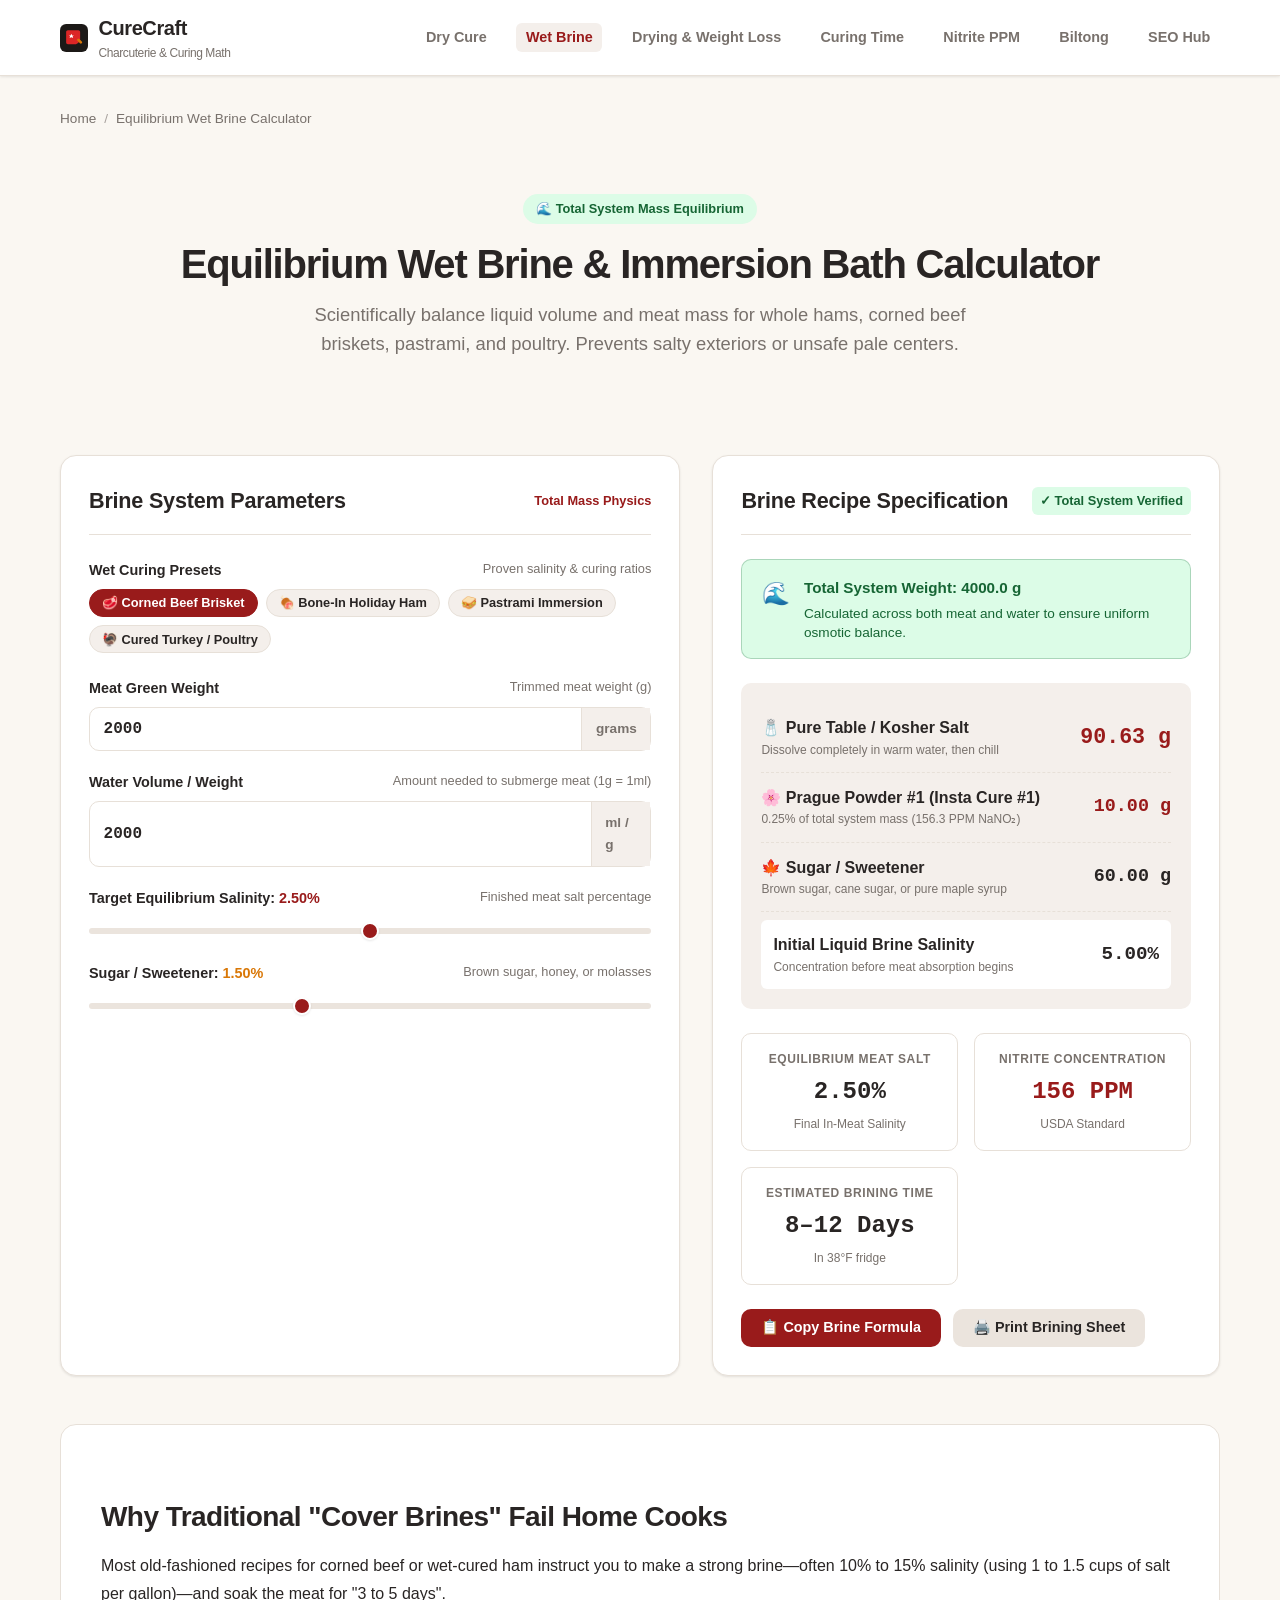
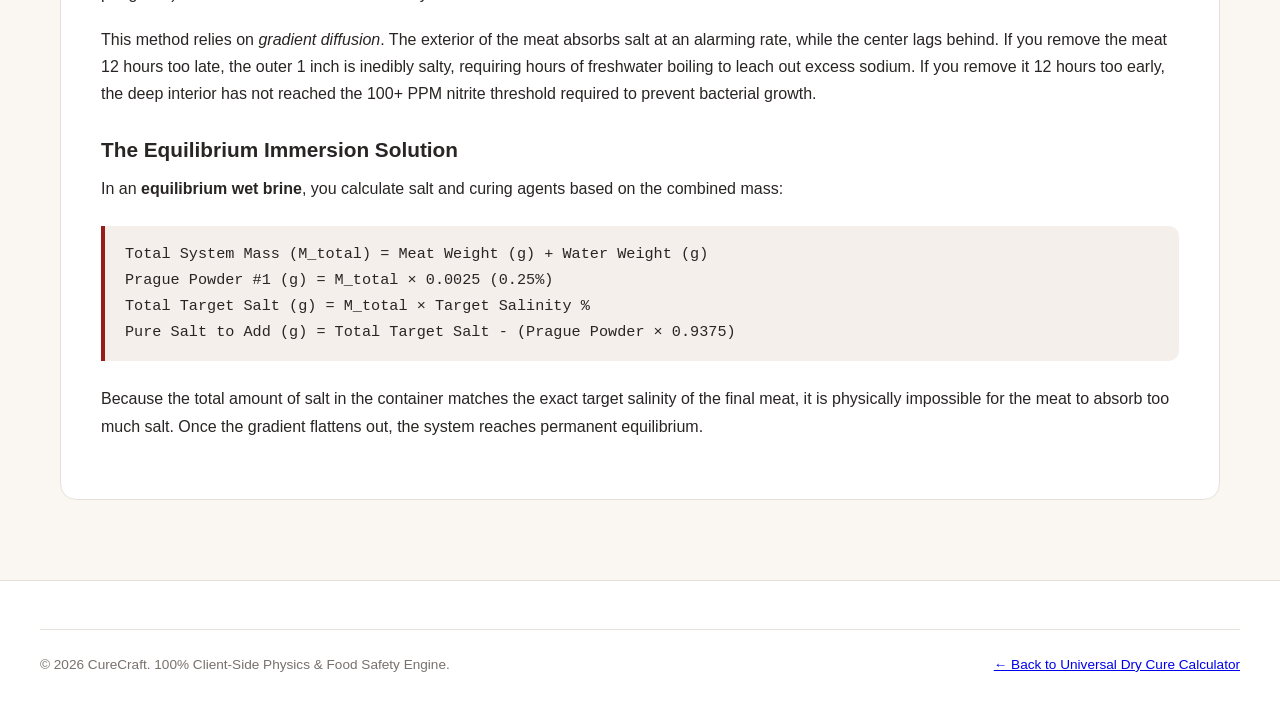
<file: wet-brine-calculator.html>
<!DOCTYPE html>
<html lang="en">
<head>
  <meta charset="UTF-8">
  <meta name="viewport" content="width=device-width, initial-scale=1.0">
  <title>Equilibrium Wet Brine Calculator | Ham, Pastrami & Corned Beef Math</title>
  <meta name="description" content="Calculate foolproof equilibrium wet brines for ham, pastrami, corned beef, and poultry. Total system weight math (meat + water) prevents oversalted or dangerous weak brines.">
  <link rel="canonical" href="https://mohd34.github.io/curecraft/wet-brine-calculator.html">
  
  <meta property="og:type" content="website">
  <meta property="og:title" content="Equilibrium Wet Brine Calculator | CureCraft">
  <meta property="og:description" content="Calculate foolproof equilibrium wet brines for ham, pastrami, corned beef, and poultry using total system weight physics.">
  <meta property="og:url" content="https://mohd34.github.io/curecraft/wet-brine-calculator.html">
  <meta property="og:image" content="https://mohd34.github.io/curecraft/assets/img/favicon.svg">
  <meta name="twitter:card" content="summary">
  
  <link rel="icon" type="image/svg+xml" href="assets/img/favicon.svg">
  <link rel="stylesheet" href="assets/css/style.css">

  <script type="application/ld+json">
  {
    "@context": "https://schema.org",
    "@graph": [
      {
        "@type": "WebApplication",
        "name": "CureCraft Equilibrium Wet Brine Calculator",
        "url": "https://mohd34.github.io/curecraft/wet-brine-calculator.html",
        "applicationCategory": "UtilityApplication",
        "description": "Scientific total system weight equilibrium wet brine calculator for hams, corned beef, and pastrami."
      },
      {
        "@type": "FAQPage",
        "mainEntity": [
          {
            "@type": "Question",
            "name": "How does an equilibrium wet brine work?",
            "acceptedAnswer": {
              "@type": "Answer",
              "text": "Unlike high-concentration cover brines where meat is soaked for a few hours and risks over-salting, an equilibrium wet brine bases salt and curing powder on the combined weight of the meat plus the water. Over several days or weeks in refrigeration, salt and nitrite diffuse until the meat and surrounding liquid reach identical salinity."
            }
          },
          {
            "@type": "Question",
            "name": "How much water should I use in an equilibrium brine?",
            "acceptedAnswer": {
              "@type": "Answer",
              "text": "Use only just enough cold water to fully submerge the meat in your container. Weigh the water accurately, add it to the meat weight to determine total system weight, and calculate your salt and Prague Powder from that total."
            }
          }
        ]
      }
    ]
  }
  </script>
</head>
<body>

  <header class="site-header">
    <div class="nav-container">
      <a href="index.html" class="brand-logo" aria-label="CureCraft Home">
        <svg viewBox="0 0 64 64" fill="none" xmlns="http://www.w3.org/2000/svg">
          <rect width="64" height="64" rx="14" fill="#1C1917"/>
          <path d="M14 18 C14 16 16 14 18 14 L42 14 C44 14 46 16 46 18 L46 34 C46 40 40 46 34 46 L18 46 C16 46 14 44 14 42 Z" fill="#DC2626"/>
          <rect x="42" y="32" width="14" height="6" rx="3" fill="#D97706" transform="rotate(45 42 32)"/>
          <polygon points="26,22 28,26 32,26 29,28 30,32 26,30 22,32 23,28 20,26 24,26" fill="#FFFFFF"/>
        </svg>
        <div>
          <span>CureCraft</span>
          <span class="brand-tagline">Charcuterie & Curing Math</span>
        </div>
      </a>
      <nav>
        <ul class="nav-links">
          <li><a href="index.html">Dry Cure</a></li>
          <li><a href="wet-brine-calculator.html" class="active">Wet Brine</a></li>
          <li><a href="charcuterie-drying-calculator.html">Drying & Weight Loss</a></li>
          <li><a href="curing-time-calculator.html">Curing Time</a></li>
          <li><a href="nitrite-converter.html">Nitrite PPM</a></li>
          <li><a href="biltong-calculator.html">Biltong</a></li>
          <li><a href="seo-dashboard.html">SEO Hub</a></li>
        </ul>
      </nav>
    </div>
  </header>

  <main class="container">
    <ul class="breadcrumbs">
      <li><a href="index.html">Home</a></li>
      <li aria-current="page">Equilibrium Wet Brine Calculator</li>
    </ul>

    <section class="hero">
      <span class="hero-badge">🌊 Total System Mass Equilibrium</span>
      <h1>Equilibrium Wet Brine & Immersion Bath Calculator</h1>
      <p class="lead">
        Scientifically balance liquid volume and meat mass for whole hams, corned beef briskets, pastrami, and poultry. Prevents salty exteriors or unsafe pale centers.
      </p>
    </section>

    <div class="calc-grid">
      <!-- Input Card -->
      <section class="calc-card">
        <div class="calc-card-header">
          <h2 class="calc-card-title">Brine System Parameters</h2>
          <span style="font-size:0.8rem; font-weight:600; color:var(--brand-wine);">Total Mass Physics</span>
        </div>

        <!-- Presets -->
        <label class="form-label">
          <span>Wet Curing Presets</span>
          <span class="form-label-hint">Proven salinity & curing ratios</span>
        </label>
        <div class="preset-chips">
          <button type="button" class="preset-chip active" onclick="applyWetPreset('cornedBeef')">🥩 Corned Beef Brisket</button>
          <button type="button" class="preset-chip" onclick="applyWetPreset('holidayHam')">🍖 Bone-In Holiday Ham</button>
          <button type="button" class="preset-chip" onclick="applyWetPreset('pastrami')">🥪 Pastrami Immersion</button>
          <button type="button" class="preset-chip" onclick="applyWetPreset('turkey')">🦃 Cured Turkey / Poultry</button>
        </div>

        <form id="wet-brine-form" onsubmit="return false;">
          <div class="form-group">
            <div class="form-label">
              <span>Meat Green Weight</span>
              <span class="form-label-hint">Trimmed meat weight (g)</span>
            </div>
            <div class="input-group">
              <input type="number" id="wet-meat-weight" class="form-input" value="2000" min="10" step="10" oninput="recalculateWetBrine()">
              <span class="input-suffix">grams</span>
            </div>
          </div>

          <div class="form-group">
            <div class="form-label">
              <span>Water Volume / Weight</span>
              <span class="form-label-hint">Amount needed to submerge meat (1g = 1ml)</span>
            </div>
            <div class="input-group">
              <input type="number" id="wet-water-weight" class="form-input" value="2000" min="10" step="10" oninput="recalculateWetBrine()">
              <span class="input-suffix">ml / g</span>
            </div>
          </div>

          <div class="form-group">
            <div class="form-label">
              <span>Target Equilibrium Salinity: <strong id="wet-salt-val" style="color:var(--brand-wine);">2.50%</strong></span>
              <span class="form-label-hint">Finished meat salt percentage</span>
            </div>
            <input type="range" id="wet-salt-pct" class="range-slider" min="1.8" max="3.2" step="0.05" value="2.5" oninput="updateWetSalt(this.value)">
          </div>

          <div class="form-group">
            <div class="form-label">
              <span>Sugar / Sweetener: <strong id="wet-sugar-val" style="color:var(--brand-salt);">1.50%</strong></span>
              <span class="form-label-hint">Brown sugar, honey, or molasses</span>
            </div>
            <input type="range" id="wet-sugar-pct" class="range-slider" min="0" max="4.0" step="0.1" value="1.5" oninput="updateWetSugar(this.value)">
          </div>
        </form>
      </section>

      <!-- Output Card -->
      <section class="calc-card">
        <div class="calc-card-header">
          <h2 class="calc-card-title">Brine Recipe Specification</h2>
          <span class="badge" style="background:var(--brand-sage-light); color:var(--brand-sage); padding:4px 8px; border-radius:6px; font-weight:700; font-size:0.8rem;">
            ✓ Total System Verified
          </span>
        </div>

        <div class="safety-banner optimal">
          <div style="font-size:1.4rem;">🌊</div>
          <div>
            <strong>Total System Weight: <span id="res-sys-weight">4000.0 g</span></strong>
            <p>Calculated across both meat and water to ensure uniform osmotic balance.</p>
          </div>
        </div>

        <div class="results-panel">
          <div class="ingredient-row">
            <div class="ingredient-name">
              <span>🧂 Pure Table / Kosher Salt</span>
              <span class="ingredient-sub">Dissolve completely in warm water, then chill</span>
            </div>
            <span class="ingredient-val ingredient-highlight" id="res-wet-salt">90.63 g</span>
          </div>

          <div class="ingredient-row">
            <div class="ingredient-name">
              <span>🌸 Prague Powder #1 (Insta Cure #1)</span>
              <span class="ingredient-sub">0.25% of total system mass (156.3 PPM NaNO₂)</span>
            </div>
            <span class="ingredient-val" id="res-wet-cure" style="color:var(--brand-wine);">10.00 g</span>
          </div>

          <div class="ingredient-row">
            <div class="ingredient-name">
              <span>🍁 Sugar / Sweetener</span>
              <span class="ingredient-sub">Brown sugar, cane sugar, or pure maple syrup</span>
            </div>
            <span class="ingredient-val" id="res-wet-sugar">60.00 g</span>
          </div>

          <div class="ingredient-row" style="background:var(--bg-surface); padding:0.75rem; border-radius:var(--radius-sm); margin-top:0.5rem;">
            <div class="ingredient-name">
              <strong>Initial Liquid Brine Salinity</strong>
              <span class="ingredient-sub">Concentration before meat absorption begins</span>
            </div>
            <strong class="ingredient-val" id="res-brine-salinity" style="font-size:1.2rem;">5.00%</strong>
          </div>
        </div>

        <div class="stat-grid">
          <div class="stat-box">
            <div class="stat-label">Equilibrium Meat Salt</div>
            <div class="stat-value" id="res-target-salt">2.50%</div>
            <div class="stat-sub">Final In-Meat Salinity</div>
          </div>
          <div class="stat-box">
            <div class="stat-label">Nitrite Concentration</div>
            <div class="stat-value" style="color:var(--brand-wine);">156 PPM</div>
            <div class="stat-sub">USDA Standard</div>
          </div>
          <div class="stat-box">
            <div class="stat-label">Estimated Brining Time</div>
            <div class="stat-value" id="res-wet-days">10–14 Days</div>
            <div class="stat-sub">In 38°F fridge</div>
          </div>
        </div>

        <div class="btn-group">
          <button class="btn btn-primary" onclick="copyWetFormula()">📋 Copy Brine Formula</button>
          <button class="btn btn-secondary" onclick="window.print()">🖨️ Print Brining Sheet</button>
        </div>
      </section>
    </div>

    <!-- Educational Content -->
    <section class="guide-content">
      <h2>Why Traditional "Cover Brines" Fail Home Cooks</h2>
      <p>
        Most old-fashioned recipes for corned beef or wet-cured ham instruct you to make a strong brine—often 10% to 15% salinity (using 1 to 1.5 cups of salt per gallon)—and soak the meat for "3 to 5 days".
      </p>
      <p>
        This method relies on <em>gradient diffusion</em>. The exterior of the meat absorbs salt at an alarming rate, while the center lags behind. If you remove the meat 12 hours too late, the outer 1 inch is inedibly salty, requiring hours of freshwater boiling to leach out excess sodium. If you remove it 12 hours too early, the deep interior has not reached the 100+ PPM nitrite threshold required to prevent bacterial growth.
      </p>

      <h3>The Equilibrium Immersion Solution</h3>
      <p>
        In an <strong>equilibrium wet brine</strong>, you calculate salt and curing agents based on the combined mass:
      </p>
      <div class="formula-box">
        Total System Mass (M_total) = Meat Weight (g) + Water Weight (g)<br>
        Prague Powder #1 (g) = M_total × 0.0025 (0.25%)<br>
        Total Target Salt (g) = M_total × Target Salinity %<br>
        Pure Salt to Add (g) = Total Target Salt - (Prague Powder × 0.9375)
      </div>
      <p>
        Because the total amount of salt in the container matches the exact target salinity of the final meat, it is physically impossible for the meat to absorb too much salt. Once the gradient flattens out, the system reaches permanent equilibrium.
      </p>
    </section>
  </main>

  <footer class="site-footer">
    <div class="footer-bottom">
      <span>© 2026 CureCraft. 100% Client-Side Physics & Food Safety Engine.</span>
      <a href="index.html">← Back to Universal Dry Cure Calculator</a>
    </div>
  </footer>

  <script src="assets/js/calculators.js"></script>
  <script src="assets/js/app.js"></script>
  <script>
    const WET_PRESETS = {
      cornedBeef: { saltPct: 2.5, sugarPct: 1.5 },
      holidayHam: { saltPct: 2.3, sugarPct: 2.0 },
      pastrami: { saltPct: 2.4, sugarPct: 1.5 },
      turkey: { saltPct: 2.0, sugarPct: 1.0 }
    };

    function applyWetPreset(key) {
      document.querySelectorAll('.preset-chip').forEach(c => c.classList.remove('active'));
      event.target.classList.add('active');
      const p = WET_PRESETS[key];
      if (!p) return;
      document.getElementById('wet-salt-pct').value = p.saltPct;
      document.getElementById('wet-salt-val').textContent = p.saltPct.toFixed(2) + '%';
      document.getElementById('wet-sugar-pct').value = p.sugarPct;
      document.getElementById('wet-sugar-val').textContent = p.sugarPct.toFixed(2) + '%';
      recalculateWetBrine();
    }

    function updateWetSalt(v) {
      document.getElementById('wet-salt-val').textContent = parseFloat(v).toFixed(2) + '%';
      recalculateWetBrine();
    }

    function updateWetSugar(v) {
      document.getElementById('wet-sugar-val').textContent = parseFloat(v).toFixed(2) + '%';
      recalculateWetBrine();
    }

    function recalculateWetBrine() {
      const meatG = parseFloat(document.getElementById('wet-meat-weight').value) || 0;
      const waterG = parseFloat(document.getElementById('wet-water-weight').value) || 0;
      const saltPct = parseFloat(document.getElementById('wet-salt-pct').value) || 2.5;
      const sugarPct = parseFloat(document.getElementById('wet-sugar-pct').value) || 1.5;

      const res = CureMath.calculateEquilibriumWetBrine({
        meatWeightG: meatG,
        waterWeightG: waterG,
        targetSaltPct: saltPct,
        targetSugarPct: sugarPct
      });

      if (res.error) return;

      document.getElementById('res-sys-weight').textContent = res.totalSystemWeightG.toFixed(1) + ' g';
      document.getElementById('res-wet-salt').textContent = res.pureSaltG.toFixed(2) + ' g';
      document.getElementById('res-wet-cure').textContent = res.cureWeightG.toFixed(2) + ' g';
      document.getElementById('res-wet-sugar').textContent = res.sugarG.toFixed(2) + ' g';
      document.getElementById('res-brine-salinity').textContent = res.brineSalinityPct.toFixed(2) + '%';
      document.getElementById('res-target-salt').textContent = res.targetSaltPct.toFixed(2) + '%';

      // Estimate time: 1 day per 1/2 inch thickness or ~10-14 days for 2kg cut
      const days = Math.max(7, Math.ceil(Math.sqrt(meatG / 150) + 4));
      document.getElementById('res-wet-days').textContent = `${days}–${days + 4} Days`;
    }

    function copyWetFormula() {
      const meat = document.getElementById('wet-meat-weight').value;
      const water = document.getElementById('wet-water-weight').value;
      const salt = document.getElementById('res-wet-salt').textContent;
      const cure = document.getElementById('res-wet-cure').textContent;
      const sugar = document.getElementById('res-wet-sugar').textContent;

      const txt = `CureCraft Equilibrium Wet Brine Recipe\n` +
        `------------------------------------\n` +
        `Meat Weight: ${meat}g\n` +
        `Water Volume: ${water}ml (g)\n` +
        `Pure Salt: ${salt}\n` +
        `Prague Powder #1: ${cure} (156 PPM NaNO₂)\n` +
        `Sugar: ${sugar}\n` +
        `Calculated via CureCraft (https://mohd34.github.io/curecraft/wet-brine-calculator.html)`;

      copyRecipeToClipboard(txt);
    }

    recalculateWetBrine();
  </script>
</body>
</html>
</file>
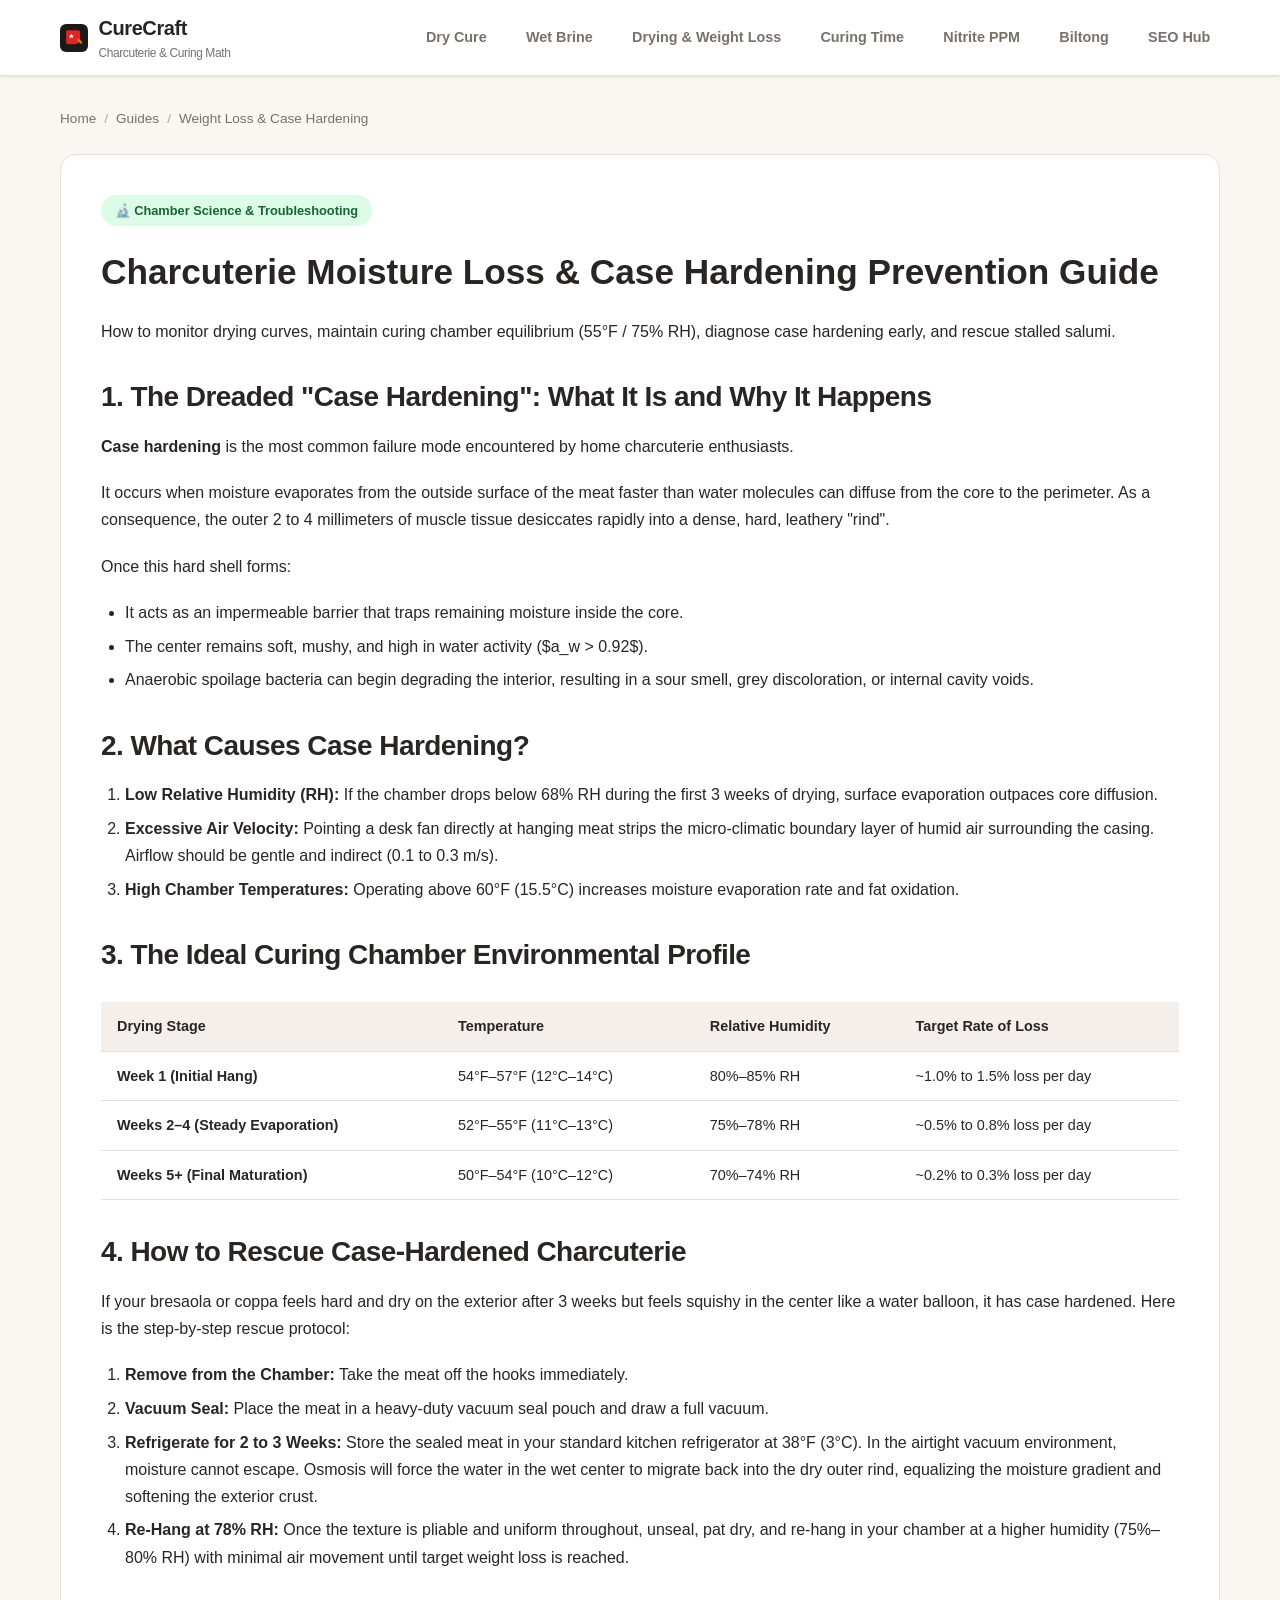
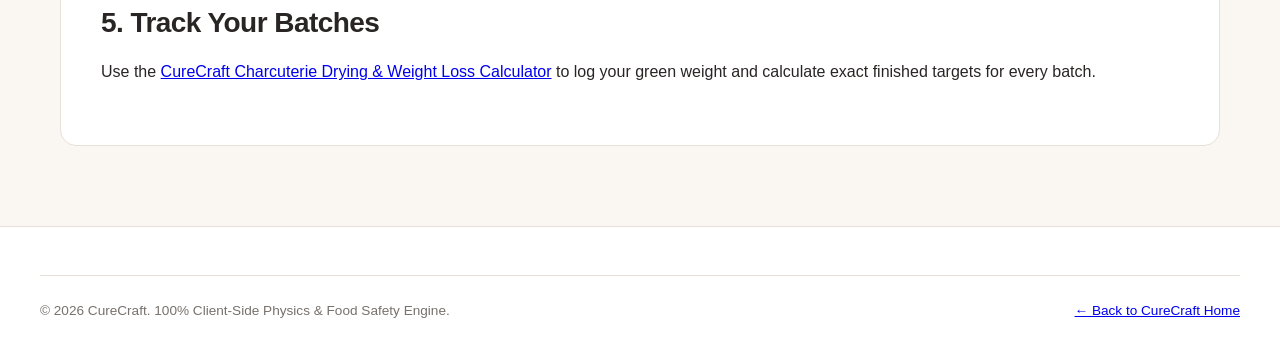
<file: guides/charcuterie-weight-loss-guide.html>
<!DOCTYPE html>
<html lang="en">
<head>
  <meta charset="UTF-8">
  <meta name="viewport" content="width=device-width, initial-scale=1.0">
  <title>Charcuterie Weight Loss & Case Hardening Prevention Guide | CureCraft</title>
  <meta name="description" content="Master charcuterie drying science: how to diagnose and prevent case hardening, calculate target weight loss (35%-40%), and control curing chamber relative humidity.">
  <link rel="canonical" href="https://mohd34.github.io/curecraft/guides/charcuterie-weight-loss-guide.html">
  
  <meta property="og:type" content="article">
  <meta property="og:title" content="Charcuterie Weight Loss & Case Hardening Guide | CureCraft">
  <meta property="og:description" content="How to diagnose and prevent case hardening, control curing chamber humidity, and measure water activity in dry-cured salumi.">
  <meta property="og:url" content="https://mohd34.github.io/curecraft/guides/charcuterie-weight-loss-guide.html">
  <meta property="og:image" content="https://mohd34.github.io/curecraft/assets/img/favicon.svg">
  
  <link rel="icon" type="image/svg+xml" href="../assets/img/favicon.svg">
  <link rel="stylesheet" href="../assets/css/style.css">

  <script type="application/ld+json">
  {
    "@context": "https://schema.org",
    "@type": "Article",
    "headline": "Charcuterie Moisture Loss, Water Activity, and Case Hardening Prevention",
    "author": {
      "@type": "Organization",
      "name": "CureCraft Charcuterie Science Group"
    },
    "publisher": {
      "@type": "Organization",
      "name": "CureCraft",
      "logo": {
        "@type": "ImageObject",
        "url": "https://mohd34.github.io/curecraft/assets/img/favicon.svg"
      }
    },
    "datePublished": "2026-09-24",
    "description": "Comprehensive troubleshooting guide for curing chamber humidity, target weight loss, and case hardening remediation."
  }
  </script>
</head>
<body>

  <header class="site-header">
    <div class="nav-container">
      <a href="../index.html" class="brand-logo" aria-label="CureCraft Home">
        <svg viewBox="0 0 64 64" fill="none" xmlns="http://www.w3.org/2000/svg">
          <rect width="64" height="64" rx="14" fill="#1C1917"/>
          <path d="M14 18 C14 16 16 14 18 14 L42 14 C44 14 46 16 46 18 L46 34 C46 40 40 46 34 46 L18 46 C16 46 14 44 14 42 Z" fill="#DC2626"/>
          <rect x="42" y="32" width="14" height="6" rx="3" fill="#D97706" transform="rotate(45 42 32)"/>
          <polygon points="26,22 28,26 32,26 29,28 30,32 26,30 22,32 23,28 20,26 24,26" fill="#FFFFFF"/>
        </svg>
        <div>
          <span>CureCraft</span>
          <span class="brand-tagline">Charcuterie & Curing Math</span>
        </div>
      </a>
      <nav>
        <ul class="nav-links">
          <li><a href="../index.html">Dry Cure</a></li>
          <li><a href="../wet-brine-calculator.html">Wet Brine</a></li>
          <li><a href="../charcuterie-drying-calculator.html">Drying & Weight Loss</a></li>
          <li><a href="../curing-time-calculator.html">Curing Time</a></li>
          <li><a href="../nitrite-converter.html">Nitrite PPM</a></li>
          <li><a href="../biltong-calculator.html">Biltong</a></li>
          <li><a href="../seo-dashboard.html">SEO Hub</a></li>
        </ul>
      </nav>
    </div>
  </header>

  <main class="container">
    <ul class="breadcrumbs">
      <li><a href="../index.html">Home</a></li>
      <li><a href="../index.html#guides">Guides</a></li>
      <li aria-current="page">Weight Loss & Case Hardening</li>
    </ul>

    <article class="guide-content">
      <span class="hero-badge">🔬 Chamber Science & Troubleshooting</span>
      <h1 style="font-size:2.2rem; margin-bottom:1rem;">Charcuterie Moisture Loss & Case Hardening Prevention Guide</h1>
      <p class="lead">
        How to monitor drying curves, maintain curing chamber equilibrium (55°F / 75% RH), diagnose case hardening early, and rescue stalled salumi.
      </p>

      <h2>1. The Dreaded "Case Hardening": What It Is and Why It Happens</h2>
      <p>
        <strong>Case hardening</strong> is the most common failure mode encountered by home charcuterie enthusiasts.
      </p>
      <p>
        It occurs when moisture evaporates from the outside surface of the meat faster than water molecules can diffuse from the core to the perimeter. As a consequence, the outer 2 to 4 millimeters of muscle tissue desiccates rapidly into a dense, hard, leathery "rind".
      </p>
      <p>
        Once this hard shell forms:
      </p>
      <ul>
        <li>It acts as an impermeable barrier that traps remaining moisture inside the core.</li>
        <li>The center remains soft, mushy, and high in water activity ($a_w > 0.92$).</li>
        <li>Anaerobic spoilage bacteria can begin degrading the interior, resulting in a sour smell, grey discoloration, or internal cavity voids.</li>
      </ul>

      <h2>2. What Causes Case Hardening?</h2>
      <ol>
        <li><strong>Low Relative Humidity (RH):</strong> If the chamber drops below 68% RH during the first 3 weeks of drying, surface evaporation outpaces core diffusion.</li>
        <li><strong>Excessive Air Velocity:</strong> Pointing a desk fan directly at hanging meat strips the micro-climatic boundary layer of humid air surrounding the casing. Airflow should be gentle and indirect (0.1 to 0.3 m/s).</li>
        <li><strong>High Chamber Temperatures:</strong> Operating above 60°F (15.5°C) increases moisture evaporation rate and fat oxidation.</li>
      </ol>

      <h2>3. The Ideal Curing Chamber Environmental Profile</h2>
      <table class="data-table">
        <thead>
          <tr>
            <th>Drying Stage</th>
            <th>Temperature</th>
            <th>Relative Humidity</th>
            <th>Target Rate of Loss</th>
          </tr>
        </thead>
        <tbody>
          <tr>
            <td><strong>Week 1 (Initial Hang)</strong></td>
            <td>54°F–57°F (12°C–14°C)</td>
            <td>80%–85% RH</td>
            <td>~1.0% to 1.5% loss per day</td>
          </tr>
          <tr>
            <td><strong>Weeks 2–4 (Steady Evaporation)</strong></td>
            <td>52°F–55°F (11°C–13°C)</td>
            <td>75%–78% RH</td>
            <td>~0.5% to 0.8% loss per day</td>
          </tr>
          <tr>
            <td><strong>Weeks 5+ (Final Maturation)</strong></td>
            <td>50°F–54°F (10°C–12°C)</td>
            <td>70%–74% RH</td>
            <td>~0.2% to 0.3% loss per day</td>
          </tr>
        </tbody>
      </table>

      <h2>4. How to Rescue Case-Hardened Charcuterie</h2>
      <p>
        If your bresaola or coppa feels hard and dry on the exterior after 3 weeks but feels squishy in the center like a water balloon, it has case hardened. Here is the step-by-step rescue protocol:
      </p>
      <ol>
        <li><strong>Remove from the Chamber:</strong> Take the meat off the hooks immediately.</li>
        <li><strong>Vacuum Seal:</strong> Place the meat in a heavy-duty vacuum seal pouch and draw a full vacuum.</li>
        <li><strong>Refrigerate for 2 to 3 Weeks:</strong> Store the sealed meat in your standard kitchen refrigerator at 38°F (3°C). In the airtight vacuum environment, moisture cannot escape. Osmosis will force the water in the wet center to migrate back into the dry outer rind, equalizing the moisture gradient and softening the exterior crust.</li>
        <li><strong>Re-Hang at 78% RH:</strong> Once the texture is pliable and uniform throughout, unseal, pat dry, and re-hang in your chamber at a higher humidity (75%–80% RH) with minimal air movement until target weight loss is reached.</li>
      </ol>

      <h2>5. Track Your Batches</h2>
      <p>
        Use the <a href="../charcuterie-drying-calculator.html">CureCraft Charcuterie Drying & Weight Loss Calculator</a> to log your green weight and calculate exact finished targets for every batch.
      </p>
    </article>
  </main>

  <footer class="site-footer">
    <div class="footer-bottom">
      <span>© 2026 CureCraft. 100% Client-Side Physics & Food Safety Engine.</span>
      <a href="../index.html">← Back to CureCraft Home</a>
    </div>
  </footer>

</body>
</html>
</file>
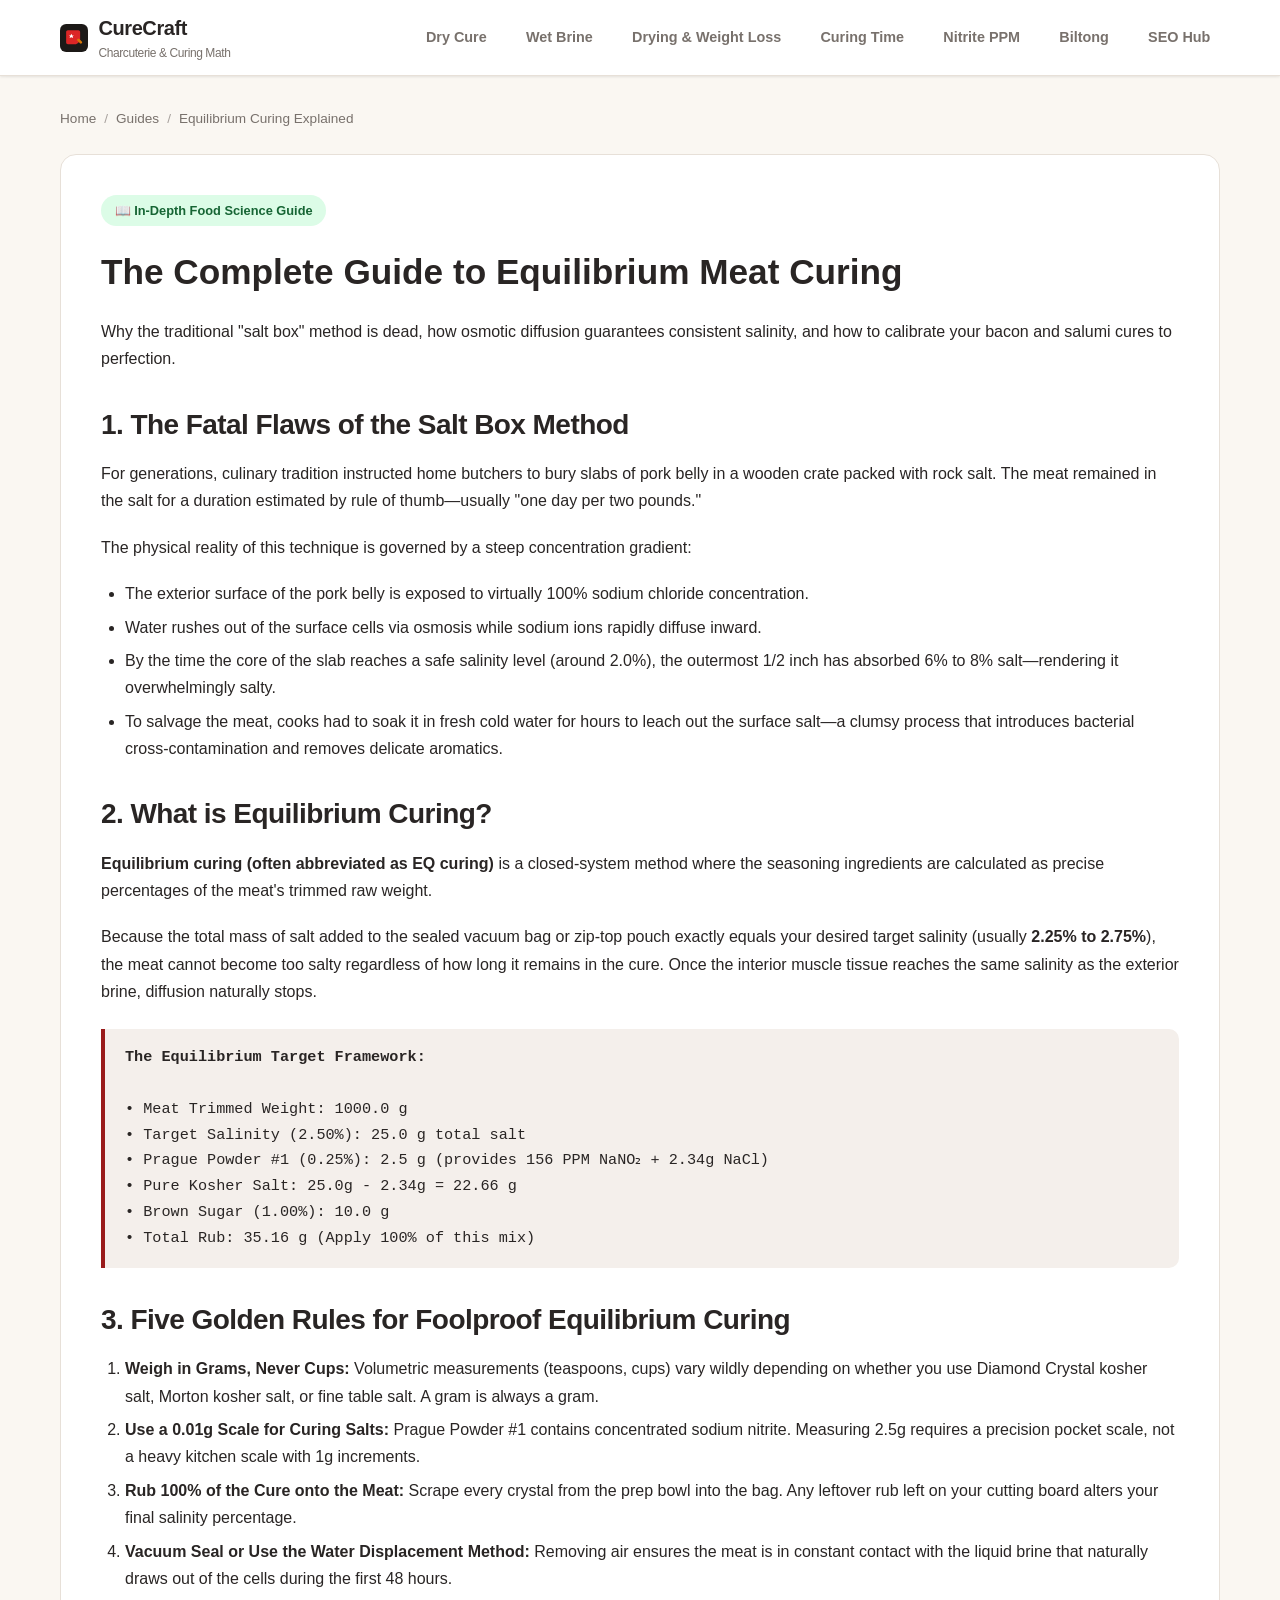
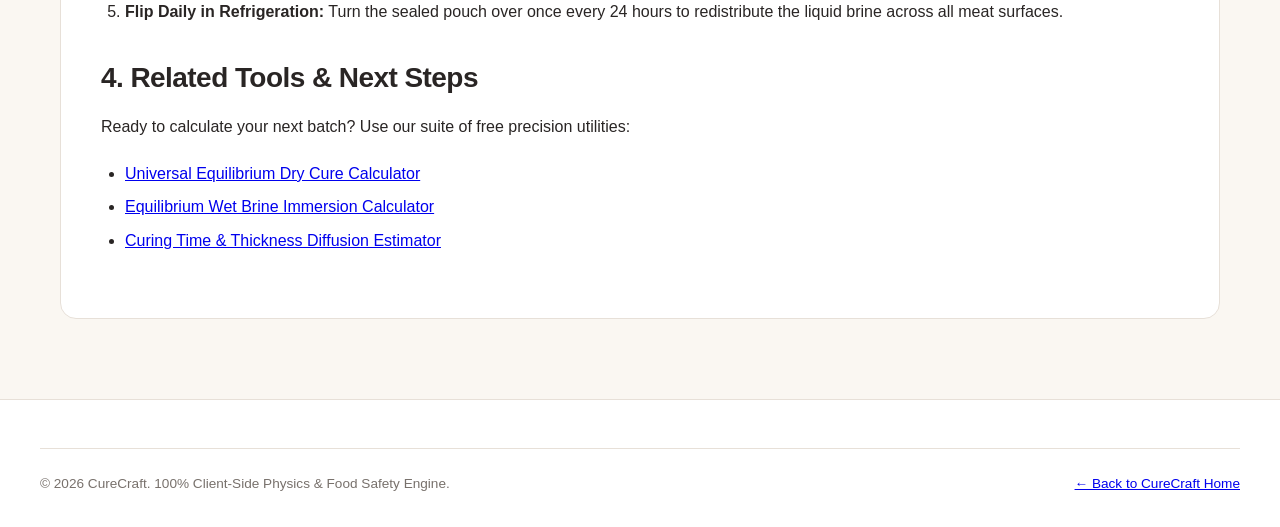
<file: guides/equilibrium-curing-guide.html>
<!DOCTYPE html>
<html lang="en">
<head>
  <meta charset="UTF-8">
  <meta name="viewport" content="width=device-width, initial-scale=1.0">
  <title>The Complete Guide to Equilibrium Curing | CureCraft Science</title>
  <meta name="description" content="Master the science of equilibrium meat curing. Learn why the salt box method fails, how osmotic diffusion balances salinity, and how to calculate exact ratios.">
  <link rel="canonical" href="https://mohd34.github.io/curecraft/guides/equilibrium-curing-guide.html">
  
  <meta property="og:type" content="article">
  <meta property="og:title" content="The Complete Guide to Equilibrium Curing | CureCraft">
  <meta property="og:description" content="Master the science of equilibrium meat curing. Why salt box methods fail and how to guarantee perfect salinity every time.">
  <meta property="og:url" content="https://mohd34.github.io/curecraft/guides/equilibrium-curing-guide.html">
  <meta property="og:image" content="https://mohd34.github.io/curecraft/assets/img/favicon.svg">
  
  <link rel="icon" type="image/svg+xml" href="../assets/img/favicon.svg">
  <link rel="stylesheet" href="../assets/css/style.css">

  <script type="application/ld+json">
  {
    "@context": "https://schema.org",
    "@type": "Article",
    "headline": "The Complete Guide to Equilibrium Meat Curing",
    "author": {
      "@type": "Organization",
      "name": "CureCraft Charcuterie Science Group"
    },
    "publisher": {
      "@type": "Organization",
      "name": "CureCraft",
      "logo": {
        "@type": "ImageObject",
        "url": "https://mohd34.github.io/curecraft/assets/img/favicon.svg"
      }
    },
    "datePublished": "2026-09-24",
    "description": "Scientific breakdown of equilibrium meat curing versus traditional saturation salt box curing."
  }
  </script>
</head>
<body>

  <header class="site-header">
    <div class="nav-container">
      <a href="../index.html" class="brand-logo" aria-label="CureCraft Home">
        <svg viewBox="0 0 64 64" fill="none" xmlns="http://www.w3.org/2000/svg">
          <rect width="64" height="64" rx="14" fill="#1C1917"/>
          <path d="M14 18 C14 16 16 14 18 14 L42 14 C44 14 46 16 46 18 L46 34 C46 40 40 46 34 46 L18 46 C16 46 14 44 14 42 Z" fill="#DC2626"/>
          <rect x="42" y="32" width="14" height="6" rx="3" fill="#D97706" transform="rotate(45 42 32)"/>
          <polygon points="26,22 28,26 32,26 29,28 30,32 26,30 22,32 23,28 20,26 24,26" fill="#FFFFFF"/>
        </svg>
        <div>
          <span>CureCraft</span>
          <span class="brand-tagline">Charcuterie & Curing Math</span>
        </div>
      </a>
      <nav>
        <ul class="nav-links">
          <li><a href="../index.html">Dry Cure</a></li>
          <li><a href="../wet-brine-calculator.html">Wet Brine</a></li>
          <li><a href="../charcuterie-drying-calculator.html">Drying & Weight Loss</a></li>
          <li><a href="../curing-time-calculator.html">Curing Time</a></li>
          <li><a href="../nitrite-converter.html">Nitrite PPM</a></li>
          <li><a href="../biltong-calculator.html">Biltong</a></li>
          <li><a href="../seo-dashboard.html">SEO Hub</a></li>
        </ul>
      </nav>
    </div>
  </header>

  <main class="container">
    <ul class="breadcrumbs">
      <li><a href="../index.html">Home</a></li>
      <li><a href="../index.html#guides">Guides</a></li>
      <li aria-current="page">Equilibrium Curing Explained</li>
    </ul>

    <article class="guide-content">
      <span class="hero-badge">📖 In-Depth Food Science Guide</span>
      <h1 style="font-size:2.2rem; margin-bottom:1rem;">The Complete Guide to Equilibrium Meat Curing</h1>
      <p class="lead">
        Why the traditional "salt box" method is dead, how osmotic diffusion guarantees consistent salinity, and how to calibrate your bacon and salumi cures to perfection.
      </p>

      <h2>1. The Fatal Flaws of the Salt Box Method</h2>
      <p>
        For generations, culinary tradition instructed home butchers to bury slabs of pork belly in a wooden crate packed with rock salt. The meat remained in the salt for a duration estimated by rule of thumb—usually "one day per two pounds."
      </p>
      <p>
        The physical reality of this technique is governed by a steep concentration gradient:
      </p>
      <ul>
        <li>The exterior surface of the pork belly is exposed to virtually 100% sodium chloride concentration.</li>
        <li>Water rushes out of the surface cells via osmosis while sodium ions rapidly diffuse inward.</li>
        <li>By the time the core of the slab reaches a safe salinity level (around 2.0%), the outermost 1/2 inch has absorbed 6% to 8% salt—rendering it overwhelmingly salty.</li>
        <li>To salvage the meat, cooks had to soak it in fresh cold water for hours to leach out the surface salt—a clumsy process that introduces bacterial cross-contamination and removes delicate aromatics.</li>
      </ul>

      <h2>2. What is Equilibrium Curing?</h2>
      <p>
        <strong>Equilibrium curing (often abbreviated as EQ curing)</strong> is a closed-system method where the seasoning ingredients are calculated as precise percentages of the meat's trimmed raw weight.
      </p>
      <p>
        Because the total mass of salt added to the sealed vacuum bag or zip-top pouch exactly equals your desired target salinity (usually <strong>2.25% to 2.75%</strong>), the meat cannot become too salty regardless of how long it remains in the cure. Once the interior muscle tissue reaches the same salinity as the exterior brine, diffusion naturally stops.
      </p>

      <div class="formula-box">
        <strong>The Equilibrium Target Framework:</strong><br><br>
        • Meat Trimmed Weight: 1000.0 g<br>
        • Target Salinity (2.50%): 25.0 g total salt<br>
        • Prague Powder #1 (0.25%): 2.5 g (provides 156 PPM NaNO₂ + 2.34g NaCl)<br>
        • Pure Kosher Salt: 25.0g - 2.34g = 22.66 g<br>
        • Brown Sugar (1.00%): 10.0 g<br>
        • Total Rub: 35.16 g (Apply 100% of this mix)
      </div>

      <h2>3. Five Golden Rules for Foolproof Equilibrium Curing</h2>
      <ol>
        <li><strong>Weigh in Grams, Never Cups:</strong> Volumetric measurements (teaspoons, cups) vary wildly depending on whether you use Diamond Crystal kosher salt, Morton kosher salt, or fine table salt. A gram is always a gram.</li>
        <li><strong>Use a 0.01g Scale for Curing Salts:</strong> Prague Powder #1 contains concentrated sodium nitrite. Measuring 2.5g requires a precision pocket scale, not a heavy kitchen scale with 1g increments.</li>
        <li><strong>Rub 100% of the Cure onto the Meat:</strong> Scrape every crystal from the prep bowl into the bag. Any leftover rub left on your cutting board alters your final salinity percentage.</li>
        <li><strong>Vacuum Seal or Use the Water Displacement Method:</strong> Removing air ensures the meat is in constant contact with the liquid brine that naturally draws out of the cells during the first 48 hours.</li>
        <li><strong>Flip Daily in Refrigeration:</strong> Turn the sealed pouch over once every 24 hours to redistribute the liquid brine across all meat surfaces.</li>
      </ol>

      <h2>4. Related Tools & Next Steps</h2>
      <p>
        Ready to calculate your next batch? Use our suite of free precision utilities:
      </p>
      <ul>
        <li><a href="../index.html">Universal Equilibrium Dry Cure Calculator</a></li>
        <li><a href="../wet-brine-calculator.html">Equilibrium Wet Brine Immersion Calculator</a></li>
        <li><a href="../curing-time-calculator.html">Curing Time & Thickness Diffusion Estimator</a></li>
      </ul>
    </article>
  </main>

  <footer class="site-footer">
    <div class="footer-bottom">
      <span>© 2026 CureCraft. 100% Client-Side Physics & Food Safety Engine.</span>
      <a href="../index.html">← Back to CureCraft Home</a>
    </div>
  </footer>

</body>
</html>
</file>
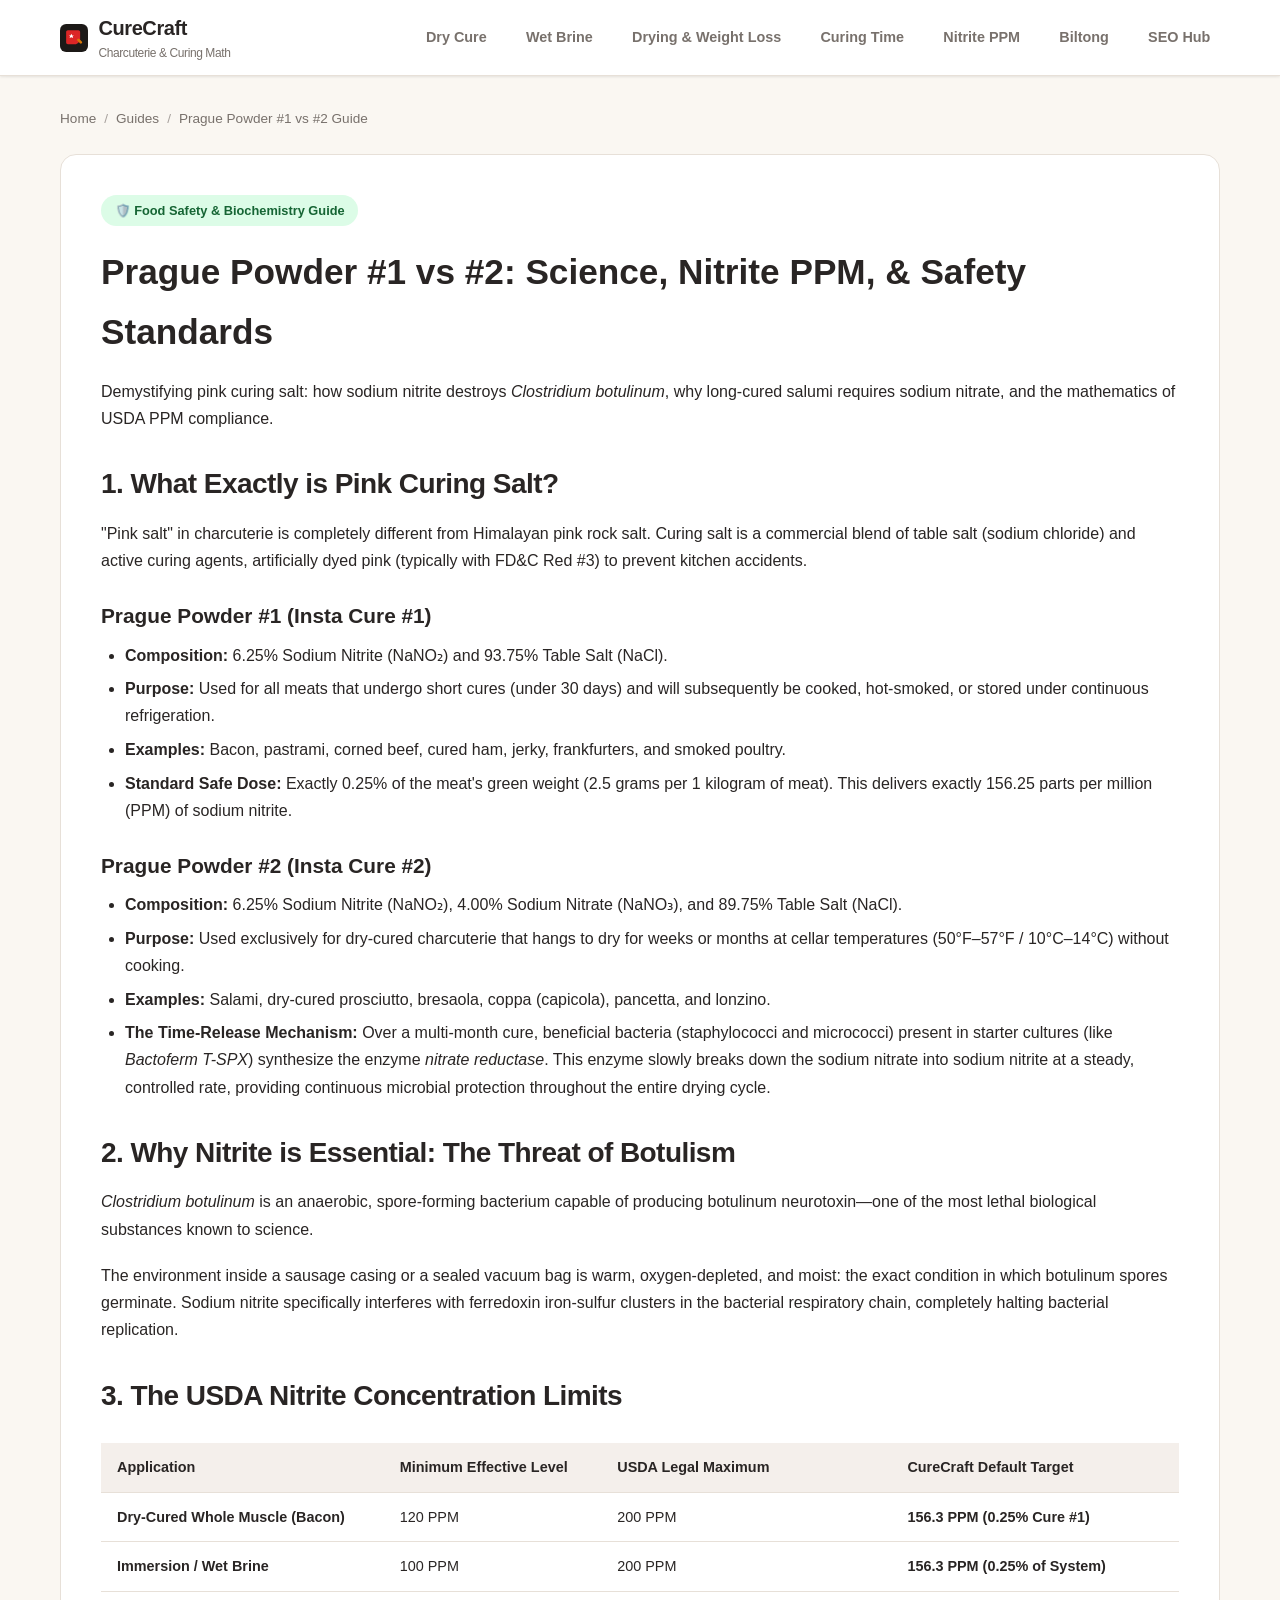
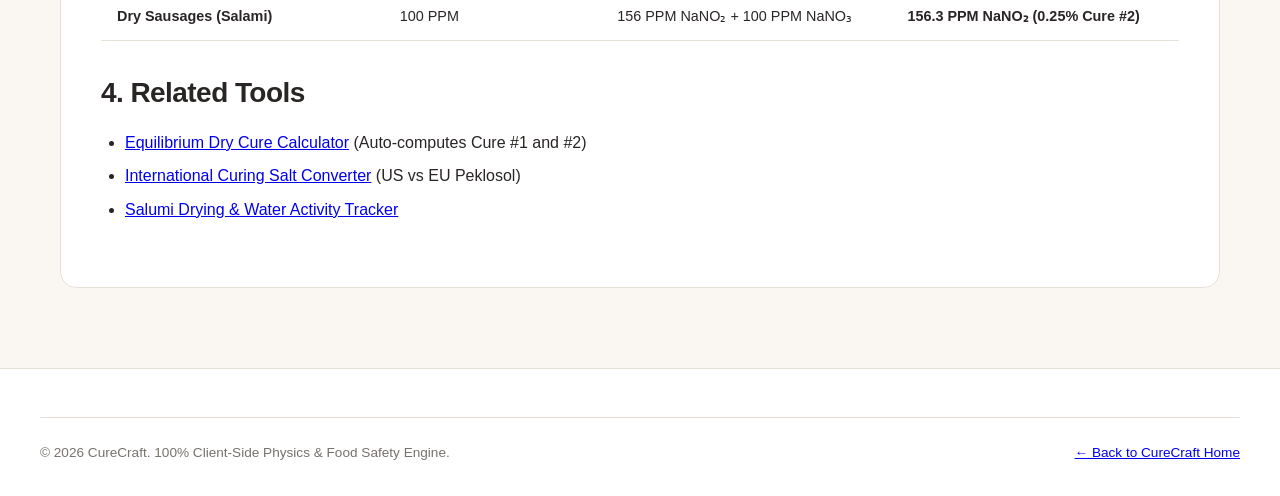
<file: guides/prague-powder-guide.html>
<!DOCTYPE html>
<html lang="en">
<head>
  <meta charset="UTF-8">
  <meta name="viewport" content="width=device-width, initial-scale=1.0">
  <title>Prague Powder #1 vs #2 Explained | Nitrite PPM Science & Safety</title>
  <meta name="description" content="Understand the critical differences between Prague Powder #1 and #2. Learn how sodium nitrite prevents botulism, how nitrate acts as a time release, and USDA safety limits.">
  <link rel="canonical" href="https://mohd34.github.io/curecraft/guides/prague-powder-guide.html">
  
  <meta property="og:type" content="article">
  <meta property="og:title" content="Prague Powder #1 vs #2 Explained | CureCraft">
  <meta property="og:description" content="Critical food safety guide on Prague Powder #1 and #2, sodium nitrite PPM calculations, and USDA FSIS standards.">
  <meta property="og:url" content="https://mohd34.github.io/curecraft/guides/prague-powder-guide.html">
  <meta property="og:image" content="https://mohd34.github.io/curecraft/assets/img/favicon.svg">
  
  <link rel="icon" type="image/svg+xml" href="../assets/img/favicon.svg">
  <link rel="stylesheet" href="../assets/css/style.css">

  <script type="application/ld+json">
  {
    "@context": "https://schema.org",
    "@type": "Article",
    "headline": "Prague Powder #1 vs #2: The Science, Nitrite PPM, and Safety Limits",
    "author": {
      "@type": "Organization",
      "name": "CureCraft Charcuterie Science Group"
    },
    "publisher": {
      "@type": "Organization",
      "name": "CureCraft",
      "logo": {
        "@type": "ImageObject",
        "url": "https://mohd34.github.io/curecraft/assets/img/favicon.svg"
      }
    },
    "datePublished": "2026-09-24",
    "description": "Scientific analysis of pink curing salts, sodium nitrite, sodium nitrate, and food safety standards."
  }
  </script>
</head>
<body>

  <header class="site-header">
    <div class="nav-container">
      <a href="../index.html" class="brand-logo" aria-label="CureCraft Home">
        <svg viewBox="0 0 64 64" fill="none" xmlns="http://www.w3.org/2000/svg">
          <rect width="64" height="64" rx="14" fill="#1C1917"/>
          <path d="M14 18 C14 16 16 14 18 14 L42 14 C44 14 46 16 46 18 L46 34 C46 40 40 46 34 46 L18 46 C16 46 14 44 14 42 Z" fill="#DC2626"/>
          <rect x="42" y="32" width="14" height="6" rx="3" fill="#D97706" transform="rotate(45 42 32)"/>
          <polygon points="26,22 28,26 32,26 29,28 30,32 26,30 22,32 23,28 20,26 24,26" fill="#FFFFFF"/>
        </svg>
        <div>
          <span>CureCraft</span>
          <span class="brand-tagline">Charcuterie & Curing Math</span>
        </div>
      </a>
      <nav>
        <ul class="nav-links">
          <li><a href="../index.html">Dry Cure</a></li>
          <li><a href="../wet-brine-calculator.html">Wet Brine</a></li>
          <li><a href="../charcuterie-drying-calculator.html">Drying & Weight Loss</a></li>
          <li><a href="../curing-time-calculator.html">Curing Time</a></li>
          <li><a href="../nitrite-converter.html">Nitrite PPM</a></li>
          <li><a href="../biltong-calculator.html">Biltong</a></li>
          <li><a href="../seo-dashboard.html">SEO Hub</a></li>
        </ul>
      </nav>
    </div>
  </header>

  <main class="container">
    <ul class="breadcrumbs">
      <li><a href="../index.html">Home</a></li>
      <li><a href="../index.html#guides">Guides</a></li>
      <li aria-current="page">Prague Powder #1 vs #2 Guide</li>
    </ul>

    <article class="guide-content">
      <span class="hero-badge">🛡️ Food Safety & Biochemistry Guide</span>
      <h1 style="font-size:2.2rem; margin-bottom:1rem;">Prague Powder #1 vs #2: Science, Nitrite PPM, & Safety Standards</h1>
      <p class="lead">
        Demystifying pink curing salt: how sodium nitrite destroys <em>Clostridium botulinum</em>, why long-cured salumi requires sodium nitrate, and the mathematics of USDA PPM compliance.
      </p>

      <h2>1. What Exactly is Pink Curing Salt?</h2>
      <p>
        "Pink salt" in charcuterie is completely different from Himalayan pink rock salt. Curing salt is a commercial blend of table salt (sodium chloride) and active curing agents, artificially dyed pink (typically with FD&C Red #3) to prevent kitchen accidents.
      </p>

      <h3>Prague Powder #1 (Insta Cure #1)</h3>
      <ul>
        <li><strong>Composition:</strong> 6.25% Sodium Nitrite (NaNO₂) and 93.75% Table Salt (NaCl).</li>
        <li><strong>Purpose:</strong> Used for all meats that undergo short cures (under 30 days) and will subsequently be cooked, hot-smoked, or stored under continuous refrigeration.</li>
        <li><strong>Examples:</strong> Bacon, pastrami, corned beef, cured ham, jerky, frankfurters, and smoked poultry.</li>
        <li><strong>Standard Safe Dose:</strong> Exactly 0.25% of the meat's green weight (2.5 grams per 1 kilogram of meat). This delivers exactly 156.25 parts per million (PPM) of sodium nitrite.</li>
      </ul>

      <h3>Prague Powder #2 (Insta Cure #2)</h3>
      <ul>
        <li><strong>Composition:</strong> 6.25% Sodium Nitrite (NaNO₂), 4.00% Sodium Nitrate (NaNO₃), and 89.75% Table Salt (NaCl).</li>
        <li><strong>Purpose:</strong> Used exclusively for dry-cured charcuterie that hangs to dry for weeks or months at cellar temperatures (50°F–57°F / 10°C–14°C) without cooking.</li>
        <li><strong>Examples:</strong> Salami, dry-cured prosciutto, bresaola, coppa (capicola), pancetta, and lonzino.</li>
        <li><strong>The Time-Release Mechanism:</strong> Over a multi-month cure, beneficial bacteria (staphylococci and micrococci) present in starter cultures (like <em>Bactoferm T-SPX</em>) synthesize the enzyme <em>nitrate reductase</em>. This enzyme slowly breaks down the sodium nitrate into sodium nitrite at a steady, controlled rate, providing continuous microbial protection throughout the entire drying cycle.</li>
      </ul>

      <h2>2. Why Nitrite is Essential: The Threat of Botulism</h2>
      <p>
        <em>Clostridium botulinum</em> is an anaerobic, spore-forming bacterium capable of producing botulinum neurotoxin—one of the most lethal biological substances known to science.
      </p>
      <p>
        The environment inside a sausage casing or a sealed vacuum bag is warm, oxygen-depleted, and moist: the exact condition in which botulinum spores germinate. Sodium nitrite specifically interferes with ferredoxin iron-sulfur clusters in the bacterial respiratory chain, completely halting bacterial replication.
      </p>

      <h2>3. The USDA Nitrite Concentration Limits</h2>
      <table class="data-table">
        <thead>
          <tr>
            <th>Application</th>
            <th>Minimum Effective Level</th>
            <th>USDA Legal Maximum</th>
            <th>CureCraft Default Target</th>
          </tr>
        </thead>
        <tbody>
          <tr>
            <td><strong>Dry-Cured Whole Muscle (Bacon)</strong></td>
            <td>120 PPM</td>
            <td>200 PPM</td>
            <td><strong>156.3 PPM (0.25% Cure #1)</strong></td>
          </tr>
          <tr>
            <td><strong>Immersion / Wet Brine</strong></td>
            <td>100 PPM</td>
            <td>200 PPM</td>
            <td><strong>156.3 PPM (0.25% of System)</strong></td>
          </tr>
          <tr>
            <td><strong>Dry Sausages (Salami)</strong></td>
            <td>100 PPM</td>
            <td>156 PPM NaNO₂ + 100 PPM NaNO₃</td>
            <td><strong>156.3 PPM NaNO₂ (0.25% Cure #2)</strong></td>
          </tr>
        </tbody>
      </table>

      <h2>4. Related Tools</h2>
      <ul>
        <li><a href="../index.html">Equilibrium Dry Cure Calculator</a> (Auto-computes Cure #1 and #2)</li>
        <li><a href="../nitrite-converter.html">International Curing Salt Converter</a> (US vs EU Peklosol)</li>
        <li><a href="../charcuterie-drying-calculator.html">Salumi Drying & Water Activity Tracker</a></li>
      </ul>
    </article>
  </main>

  <footer class="site-footer">
    <div class="footer-bottom">
      <span>© 2026 CureCraft. 100% Client-Side Physics & Food Safety Engine.</span>
      <a href="../index.html">← Back to CureCraft Home</a>
    </div>
  </footer>

</body>
</html>
</file>
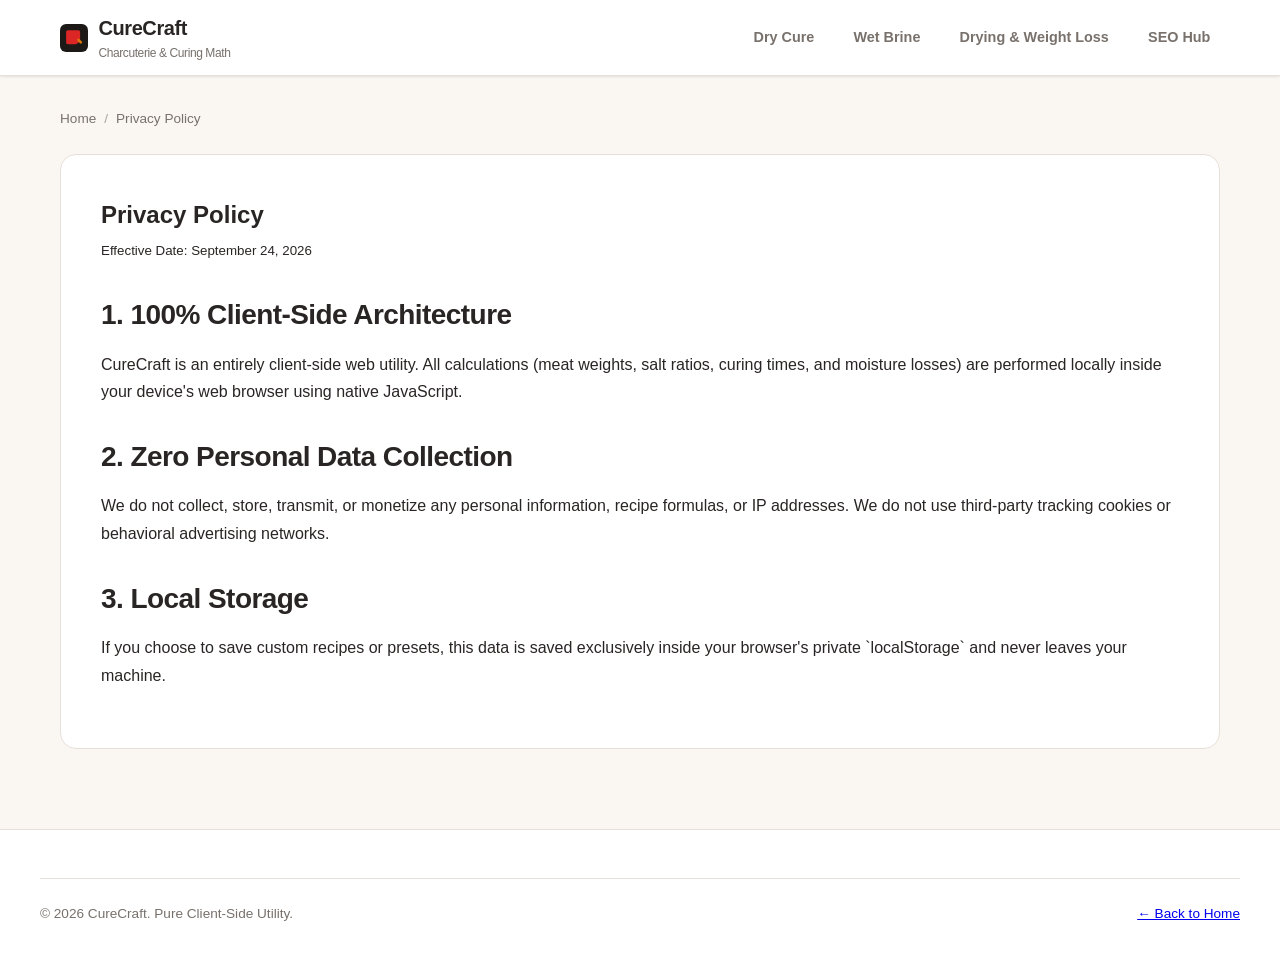
<file: legal/privacy.html>
<!DOCTYPE html>
<html lang="en">
<head>
  <meta charset="UTF-8">
  <meta name="viewport" content="width=device-width, initial-scale=1.0">
  <title>Privacy Policy | CureCraft</title>
  <meta name="description" content="CureCraft privacy policy. 100% client-side computing, zero tracking cookies, zero data collection.">
  <link rel="canonical" href="https://mohd34.github.io/curecraft/legal/privacy.html">
  <link rel="icon" type="image/svg+xml" href="../assets/img/favicon.svg">
  <link rel="stylesheet" href="../assets/css/style.css">
</head>
<body>
  <header class="site-header">
    <div class="nav-container">
      <a href="../index.html" class="brand-logo">
        <svg viewBox="0 0 64 64" fill="none" xmlns="http://www.w3.org/2000/svg">
          <rect width="64" height="64" rx="14" fill="#1C1917"/>
          <path d="M14 18 C14 16 16 14 18 14 L42 14 C44 14 46 16 46 18 L46 34 C46 40 40 46 34 46 L18 46 C16 46 14 44 14 42 Z" fill="#DC2626"/>
          <rect x="42" y="32" width="14" height="6" rx="3" fill="#D97706" transform="rotate(45 42 32)"/>
        </svg>
        <div>
          <span>CureCraft</span>
          <span class="brand-tagline">Charcuterie & Curing Math</span>
        </div>
      </a>
      <nav>
        <ul class="nav-links">
          <li><a href="../index.html">Dry Cure</a></li>
          <li><a href="../wet-brine-calculator.html">Wet Brine</a></li>
          <li><a href="../charcuterie-drying-calculator.html">Drying & Weight Loss</a></li>
          <li><a href="../seo-dashboard.html">SEO Hub</a></li>
        </ul>
      </nav>
    </div>
  </header>

  <main class="container">
    <ul class="breadcrumbs">
      <li><a href="../index.html">Home</a></li>
      <li aria-current="page">Privacy Policy</li>
    </ul>

    <article class="guide-content">
      <h1>Privacy Policy</h1>
      <p><small>Effective Date: September 24, 2026</small></p>

      <h2>1. 100% Client-Side Architecture</h2>
      <p>
        CureCraft is an entirely client-side web utility. All calculations (meat weights, salt ratios, curing times, and moisture losses) are performed locally inside your device's web browser using native JavaScript.
      </p>

      <h2>2. Zero Personal Data Collection</h2>
      <p>
        We do not collect, store, transmit, or monetize any personal information, recipe formulas, or IP addresses. We do not use third-party tracking cookies or behavioral advertising networks.
      </p>

      <h2>3. Local Storage</h2>
      <p>
        If you choose to save custom recipes or presets, this data is saved exclusively inside your browser's private `localStorage` and never leaves your machine.
      </p>
    </article>
  </main>

  <footer class="site-footer">
    <div class="footer-bottom">
      <span>© 2026 CureCraft. Pure Client-Side Utility.</span>
      <a href="../index.html">← Back to Home</a>
    </div>
  </footer>
</body>
</html>
</file>
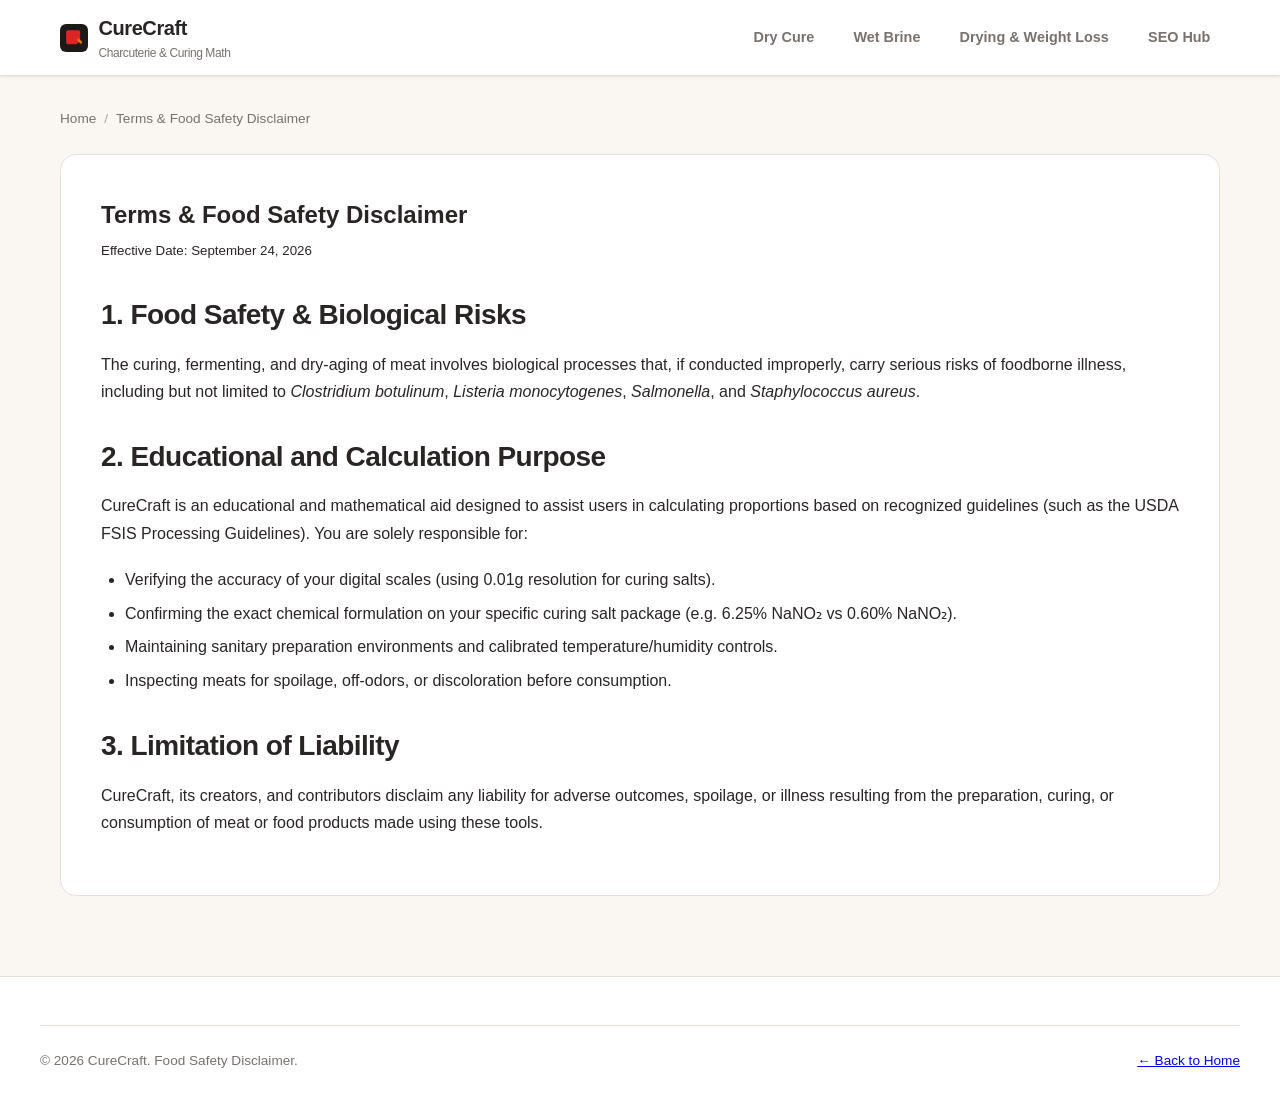
<file: legal/terms.html>
<!DOCTYPE html>
<html lang="en">
<head>
  <meta charset="UTF-8">
  <meta name="viewport" content="width=device-width, initial-scale=1.0">
  <title>Terms & Food Safety Disclaimer | CureCraft</title>
  <meta name="description" content="Terms of service and meat curing food safety disclaimers for CureCraft.">
  <link rel="canonical" href="https://mohd34.github.io/curecraft/legal/terms.html">
  <link rel="icon" type="image/svg+xml" href="../assets/img/favicon.svg">
  <link rel="stylesheet" href="../assets/css/style.css">
</head>
<body>
  <header class="site-header">
    <div class="nav-container">
      <a href="../index.html" class="brand-logo">
        <svg viewBox="0 0 64 64" fill="none" xmlns="http://www.w3.org/2000/svg">
          <rect width="64" height="64" rx="14" fill="#1C1917"/>
          <path d="M14 18 C14 16 16 14 18 14 L42 14 C44 14 46 16 46 18 L46 34 C46 40 40 46 34 46 L18 46 C16 46 14 44 14 42 Z" fill="#DC2626"/>
          <rect x="42" y="32" width="14" height="6" rx="3" fill="#D97706" transform="rotate(45 42 32)"/>
        </svg>
        <div>
          <span>CureCraft</span>
          <span class="brand-tagline">Charcuterie & Curing Math</span>
        </div>
      </a>
      <nav>
        <ul class="nav-links">
          <li><a href="../index.html">Dry Cure</a></li>
          <li><a href="../wet-brine-calculator.html">Wet Brine</a></li>
          <li><a href="../charcuterie-drying-calculator.html">Drying & Weight Loss</a></li>
          <li><a href="../seo-dashboard.html">SEO Hub</a></li>
        </ul>
      </nav>
    </div>
  </header>

  <main class="container">
    <ul class="breadcrumbs">
      <li><a href="../index.html">Home</a></li>
      <li aria-current="page">Terms & Food Safety Disclaimer</li>
    </ul>

    <article class="guide-content">
      <h1>Terms & Food Safety Disclaimer</h1>
      <p><small>Effective Date: September 24, 2026</small></p>

      <h2>1. Food Safety & Biological Risks</h2>
      <p>
        The curing, fermenting, and dry-aging of meat involves biological processes that, if conducted improperly, carry serious risks of foodborne illness, including but not limited to <em>Clostridium botulinum</em>, <em>Listeria monocytogenes</em>, <em>Salmonella</em>, and <em>Staphylococcus aureus</em>.
      </p>

      <h2>2. Educational and Calculation Purpose</h2>
      <p>
        CureCraft is an educational and mathematical aid designed to assist users in calculating proportions based on recognized guidelines (such as the USDA FSIS Processing Guidelines). You are solely responsible for:
      </p>
      <ul>
        <li>Verifying the accuracy of your digital scales (using 0.01g resolution for curing salts).</li>
        <li>Confirming the exact chemical formulation on your specific curing salt package (e.g. 6.25% NaNO₂ vs 0.60% NaNO₂).</li>
        <li>Maintaining sanitary preparation environments and calibrated temperature/humidity controls.</li>
        <li>Inspecting meats for spoilage, off-odors, or discoloration before consumption.</li>
      </ul>

      <h2>3. Limitation of Liability</h2>
      <p>
        CureCraft, its creators, and contributors disclaim any liability for adverse outcomes, spoilage, or illness resulting from the preparation, curing, or consumption of meat or food products made using these tools.
      </p>
    </article>
  </main>

  <footer class="site-footer">
    <div class="footer-bottom">
      <span>© 2026 CureCraft. Food Safety Disclaimer.</span>
      <a href="../index.html">← Back to Home</a>
    </div>
  </footer>
</body>
</html>
</file>
<file: assets/css/style.css>
/* ==========================================================================
   CureCraft - The Precision Meat Curing & Charcuterie Math Engine
   Design System: Artisan Smoke & Salt Edition
   Fast, accessible, mobile-first, zero-framework architecture.
   ========================================================================== */

:root {
  /* Color Palette - Smoke & Curing Wine */
  --bg-primary: #FAF7F2;
  --bg-surface: #FFFFFF;
  --bg-secondary: #F4EFEB;
  --bg-tertiary: #EBE4DD;
  --bg-dark: #1C1917;
  --text-main: #292524;
  --text-muted: #78716C;
  --text-light: #A8A29E;
  
  /* Brand Accents */
  --brand-wine: #991B1B;
  --brand-rose: #DC2626;
  --brand-smoke: #44403C;
  --brand-salt: #D97706;
  --brand-sage: #166534;
  --brand-sage-light: #DCFCE7;
  --brand-amber: #B45309;
  --brand-amber-light: #FEF3C7;
  --brand-danger: #991B1B;
  --brand-danger-light: #FEE2E2;
  
  --border-subtle: #E7E0D8;
  --border-focus: #991B1B;
  
  /* Typography */
  --font-sans: -apple-system, BlinkMacSystemFont, "Segoe UI", Roboto, Helvetica, Arial, sans-serif;
  --font-mono: ui-monospace, SFMono-Regular, Menlo, Monaco, Consolas, "Liberation Mono", monospace;
  
  /* Shadows & Radius */
  --radius-sm: 6px;
  --radius-md: 10px;
  --radius-lg: 16px;
  --shadow-sm: 0 1px 3px rgba(0,0,0,0.06), 0 1px 2px rgba(0,0,0,0.04);
  --shadow-md: 0 4px 6px -1px rgba(0,0,0,0.07), 0 2px 4px -1px rgba(0,0,0,0.04);
  --shadow-lg: 0 10px 15px -3px rgba(0,0,0,0.08), 0 4px 6px -2px rgba(0,0,0,0.04);
}

@media (prefers-color-scheme: dark) {
  :root {
    --bg-primary: #0C0A09;
    --bg-surface: #1C1917;
    --bg-secondary: #292524;
    --bg-tertiary: #44403C;
    --text-main: #F5F5F4;
    --text-muted: #A8A29E;
    --text-light: #78716C;
    --border-subtle: #44403C;
    --brand-wine: #EF4444;
    --brand-rose: #F87171;
    --brand-amber: #FBBF24;
    --brand-sage: #4ADE80;
    --brand-sage-light: #064E3B;
    --brand-danger-light: #450A0A;
  }
}

/* Base Reset & Typography */
* {
  box-sizing: border-box;
  margin: 0;
  padding: 0;
}

body {
  font-family: var(--font-sans);
  background-color: var(--bg-primary);
  color: var(--text-main);
  line-height: 1.6;
  -webkit-font-smoothing: antialiased;
  min-height: 100vh;
  display: flex;
  flex-direction: column;
}

/* Header & Navigation */
.site-header {
  background: var(--bg-surface);
  border-bottom: 1px solid var(--border-subtle);
  position: sticky;
  top: 0;
  z-index: 100;
  box-shadow: var(--shadow-sm);
}

.nav-container {
  max-width: 1200px;
  margin: 0 auto;
  padding: 0.75rem 1.25rem;
  display: flex;
  align-items: center;
  justify-content: space-between;
}

.brand-logo {
  display: flex;
  align-items: center;
  gap: 0.65rem;
  text-decoration: none;
  color: var(--text-main);
  font-weight: 800;
  font-size: 1.25rem;
  letter-spacing: -0.02em;
}

.brand-logo svg {
  width: 28px;
  height: 28px;
}

.brand-tagline {
  font-size: 0.75rem;
  font-weight: 500;
  color: var(--text-muted);
  display: block;
}

.nav-links {
  display: flex;
  align-items: center;
  gap: 1.25rem;
  list-style: none;
}

.nav-links a {
  text-decoration: none;
  color: var(--text-muted);
  font-size: 0.9rem;
  font-weight: 600;
  transition: color 0.15s ease;
  padding: 0.4rem 0.6rem;
  border-radius: var(--radius-sm);
}

.nav-links a:hover,
.nav-links a.active {
  color: var(--brand-wine);
  background: var(--bg-secondary);
}

/* Layout Container */
.container {
  max-width: 1200px;
  margin: 0 auto;
  padding: 2rem 1.25rem;
  width: 100%;
  flex: 1;
}

/* Hero Section */
.hero {
  text-align: center;
  padding: 2.5rem 1rem;
  margin-bottom: 2rem;
}

.hero-badge {
  display: inline-flex;
  align-items: center;
  gap: 0.4rem;
  background: var(--brand-sage-light);
  color: var(--brand-sage);
  padding: 0.3rem 0.85rem;
  border-radius: 9999px;
  font-size: 0.8rem;
  font-weight: 700;
  margin-bottom: 1rem;
}

.hero h1 {
  font-size: 2.5rem;
  font-weight: 800;
  line-height: 1.2;
  letter-spacing: -0.03em;
  margin-bottom: 0.75rem;
  color: var(--text-main);
}

.hero p.lead {
  font-size: 1.15rem;
  color: var(--text-muted);
  max-width: 720px;
  margin: 0 auto 1.5rem auto;
}

/* Grid Layouts */
.calc-grid {
  display: grid;
  grid-template-columns: 1fr;
  gap: 2rem;
  margin-bottom: 3rem;
}

@media (min-width: 900px) {
  .calc-grid {
    grid-template-columns: 1.1fr 0.9fr;
  }
}

/* Cards & Containers */
.calc-card {
  background: var(--bg-surface);
  border: 1px solid var(--border-subtle);
  border-radius: var(--radius-lg);
  padding: 1.75rem;
  box-shadow: var(--shadow-sm);
  position: relative;
}

.calc-card-header {
  display: flex;
  justify-content: space-between;
  align-items: center;
  margin-bottom: 1.5rem;
  border-bottom: 1px solid var(--border-subtle);
  padding-bottom: 1rem;
}

.calc-card-title {
  font-size: 1.35rem;
  font-weight: 700;
  color: var(--text-main);
  letter-spacing: -0.01em;
}

/* Forms & Inputs */
.form-group {
  margin-bottom: 1.25rem;
}

.form-label {
  display: flex;
  justify-content: space-between;
  font-size: 0.9rem;
  font-weight: 600;
  margin-bottom: 0.4rem;
  color: var(--text-main);
}

.form-label-hint {
  font-weight: 400;
  font-size: 0.8rem;
  color: var(--text-muted);
}

.input-group {
  display: flex;
  align-items: center;
  border: 1px solid var(--border-subtle);
  border-radius: var(--radius-md);
  background: var(--bg-surface);
  transition: border-color 0.15s, box-shadow 0.15s;
}

.input-group:focus-within {
  border-color: var(--border-focus);
  box-shadow: 0 0 0 3px rgba(153, 27, 27, 0.15);
}

.form-input {
  width: 100%;
  padding: 0.65rem 0.85rem;
  font-size: 1rem;
  font-family: var(--font-mono);
  font-weight: 600;
  color: var(--text-main);
  background: transparent;
  border: none;
  outline: none;
}

.input-suffix {
  padding: 0.65rem 0.85rem;
  background: var(--bg-secondary);
  color: var(--text-muted);
  font-size: 0.85rem;
  font-weight: 600;
  border-left: 1px solid var(--border-subtle);
  user-select: none;
}

.form-select {
  width: 100%;
  padding: 0.65rem 0.85rem;
  font-size: 0.95rem;
  font-weight: 600;
  color: var(--text-main);
  background: var(--bg-surface);
  border: 1px solid var(--border-subtle);
  border-radius: var(--radius-md);
  outline: none;
  cursor: pointer;
}

.form-select:focus {
  border-color: var(--border-focus);
  box-shadow: 0 0 0 3px rgba(153, 27, 27, 0.15);
}

/* Range Sliders */
.range-slider {
  width: 100%;
  height: 6px;
  background: var(--bg-tertiary);
  border-radius: 9999px;
  outline: none;
  margin-top: 0.5rem;
  appearance: none;
  -webkit-appearance: none;
}

.range-slider::-webkit-slider-thumb {
  -webkit-appearance: none;
  appearance: none;
  width: 18px;
  height: 18px;
  border-radius: 50%;
  background: var(--brand-wine);
  cursor: pointer;
  border: 2px solid #FFF;
  box-shadow: var(--shadow-sm);
}

/* Preset Buttons */
.preset-chips {
  display: flex;
  flex-wrap: wrap;
  gap: 0.5rem;
  margin-bottom: 1.5rem;
}

.preset-chip {
  background: var(--bg-secondary);
  border: 1px solid var(--border-subtle);
  color: var(--text-main);
  padding: 0.35rem 0.75rem;
  border-radius: 9999px;
  font-size: 0.8rem;
  font-weight: 600;
  cursor: pointer;
  transition: all 0.15s ease;
}

.preset-chip:hover,
.preset-chip.active {
  background: var(--brand-wine);
  color: #FFFFFF;
  border-color: var(--brand-wine);
}

/* Results & Audit Panel */
.results-panel {
  background: var(--bg-secondary);
  border-radius: var(--radius-md);
  padding: 1.25rem;
  margin-bottom: 1.5rem;
}

.ingredient-row {
  display: flex;
  justify-content: space-between;
  align-items: center;
  padding: 0.75rem 0;
  border-bottom: 1px dashed var(--border-subtle);
}

.ingredient-row:last-child {
  border-bottom: none;
}

.ingredient-name {
  font-weight: 600;
  display: flex;
  flex-direction: column;
}

.ingredient-sub {
  font-size: 0.75rem;
  color: var(--text-muted);
  font-weight: 400;
}

.ingredient-val {
  font-family: var(--font-mono);
  font-size: 1.15rem;
  font-weight: 700;
  color: var(--text-main);
}

.ingredient-highlight {
  color: var(--brand-wine);
  font-size: 1.35rem;
}

/* Safety Callout Banners */
.safety-banner {
  border-radius: var(--radius-md);
  padding: 1rem 1.25rem;
  margin-bottom: 1.5rem;
  display: flex;
  align-items: flex-start;
  gap: 0.85rem;
}

.safety-banner.optimal {
  background: var(--brand-sage-light);
  border: 1px solid rgba(22, 101, 52, 0.25);
  color: var(--brand-sage);
}

.safety-banner.warning {
  background: var(--brand-amber-light);
  border: 1px solid rgba(180, 83, 9, 0.25);
  color: var(--brand-amber);
}

.safety-banner.danger {
  background: var(--brand-danger-light);
  border: 1px solid rgba(153, 27, 27, 0.25);
  color: var(--brand-danger);
}

.safety-banner strong {
  display: block;
  font-size: 0.95rem;
  margin-bottom: 0.2rem;
}

.safety-banner p {
  font-size: 0.85rem;
  line-height: 1.4;
  margin: 0;
}

/* Metric / Stat Boxes */
.stat-grid {
  display: grid;
  grid-template-columns: repeat(auto-fit, minmax(140px, 1fr));
  gap: 1rem;
  margin-bottom: 1.5rem;
}

.stat-box {
  background: var(--bg-surface);
  border: 1px solid var(--border-subtle);
  border-radius: var(--radius-md);
  padding: 1rem;
  text-align: center;
}

.stat-label {
  font-size: 0.75rem;
  text-transform: uppercase;
  letter-spacing: 0.05em;
  font-weight: 700;
  color: var(--text-muted);
  margin-bottom: 0.25rem;
}

.stat-value {
  font-family: var(--font-mono);
  font-size: 1.5rem;
  font-weight: 800;
  color: var(--text-main);
}

.stat-sub {
  font-size: 0.75rem;
  color: var(--text-muted);
  margin-top: 0.2rem;
}

/* Action Buttons */
.btn-group {
  display: flex;
  gap: 0.75rem;
  flex-wrap: wrap;
}

.btn {
  display: inline-flex;
  align-items: center;
  justify-content: center;
  gap: 0.5rem;
  padding: 0.65rem 1.25rem;
  font-size: 0.9rem;
  font-weight: 600;
  border-radius: var(--radius-md);
  cursor: pointer;
  text-decoration: none;
  transition: all 0.15s ease;
  border: none;
}

.btn-primary {
  background: var(--brand-wine);
  color: #FFFFFF;
}

.btn-primary:hover {
  background: #7F1D1D;
}

.btn-secondary {
  background: var(--bg-tertiary);
  color: var(--text-main);
}

.btn-secondary:hover {
  background: var(--border-subtle);
}

.btn-outline {
  background: transparent;
  border: 1px solid var(--border-subtle);
  color: var(--text-main);
}

.btn-outline:hover {
  background: var(--bg-secondary);
}

/* Educational Guides & Typography Content */
.guide-content {
  background: var(--bg-surface);
  border: 1px solid var(--border-subtle);
  border-radius: var(--radius-lg);
  padding: 2.5rem;
  margin-bottom: 3rem;
  line-height: 1.7;
}

.guide-content h2 {
  font-size: 1.75rem;
  font-weight: 800;
  margin: 1.75rem 0 0.75rem 0;
  letter-spacing: -0.02em;
}

.guide-content h3 {
  font-size: 1.3rem;
  font-weight: 700;
  margin: 1.5rem 0 0.5rem 0;
}

.guide-content p {
  margin-bottom: 1.2rem;
  color: var(--text-main);
}

.guide-content ul,
.guide-content ol {
  margin: 0 0 1.5rem 1.5rem;
}

.guide-content li {
  margin-bottom: 0.4rem;
}

.formula-box {
  background: var(--bg-secondary);
  border-left: 4px solid var(--brand-wine);
  padding: 1rem 1.25rem;
  border-radius: 0 var(--radius-md) var(--radius-md) 0;
  font-family: var(--font-mono);
  font-size: 0.95rem;
  margin: 1.5rem 0;
  overflow-x: auto;
}

/* Tables */
.data-table {
  width: 100%;
  border-collapse: collapse;
  margin: 1.5rem 0;
  font-size: 0.9rem;
}

.data-table th,
.data-table td {
  padding: 0.75rem 1rem;
  text-align: left;
  border-bottom: 1px solid var(--border-subtle);
}

.data-table th {
  background: var(--bg-secondary);
  font-weight: 700;
  color: var(--text-main);
}

.data-table td.num {
  font-family: var(--font-mono);
  text-align: right;
}

.data-table th.num {
  text-align: right;
}

/* Tool Directory / Feature Cards */
.tool-grid {
  display: grid;
  grid-template-columns: repeat(auto-fit, minmax(280px, 1fr));
  gap: 1.5rem;
  margin: 2.5rem 0;
}

.tool-card {
  background: var(--bg-surface);
  border: 1px solid var(--border-subtle);
  border-radius: var(--radius-lg);
  padding: 1.5rem;
  text-decoration: none;
  color: var(--text-main);
  transition: transform 0.15s ease, border-color 0.15s ease, box-shadow 0.15s ease;
  display: flex;
  flex-direction: column;
}

.tool-card:hover {
  transform: translateY(-2px);
  border-color: var(--brand-wine);
  box-shadow: var(--shadow-md);
}

.tool-icon {
  font-size: 2rem;
  margin-bottom: 0.75rem;
}

.tool-title {
  font-size: 1.15rem;
  font-weight: 700;
  margin-bottom: 0.35rem;
  color: var(--text-main);
}

.tool-desc {
  font-size: 0.85rem;
  color: var(--text-muted);
  line-height: 1.45;
  margin-bottom: 1rem;
  flex: 1;
}

.tool-link-cta {
  font-size: 0.85rem;
  font-weight: 700;
  color: var(--brand-wine);
  display: flex;
  align-items: center;
  gap: 0.25rem;
}

/* Breadcrumbs */
.breadcrumbs {
  display: flex;
  align-items: center;
  gap: 0.5rem;
  font-size: 0.85rem;
  color: var(--text-muted);
  margin-bottom: 1.5rem;
  list-style: none;
}

.breadcrumbs a {
  color: var(--text-muted);
  text-decoration: none;
}

.breadcrumbs a:hover {
  color: var(--brand-wine);
}

.breadcrumbs li:after {
  content: "/";
  margin-left: 0.5rem;
  color: var(--text-light);
}

.breadcrumbs li:last-child:after {
  content: "";
}

/* Footer */
.site-footer {
  background: var(--bg-surface);
  border-top: 1px solid var(--border-subtle);
  padding: 3rem 1.25rem 2rem 1.25rem;
  margin-top: auto;
  font-size: 0.85rem;
  color: var(--text-muted);
}

.footer-grid {
  max-width: 1200px;
  margin: 0 auto 2rem auto;
  display: grid;
  grid-template-columns: repeat(auto-fit, minmax(200px, 1fr));
  gap: 2rem;
}

.footer-col h4 {
  font-size: 0.95rem;
  font-weight: 700;
  color: var(--text-main);
  margin-bottom: 0.75rem;
}

.footer-col ul {
  list-style: none;
}

.footer-col li {
  margin-bottom: 0.4rem;
}

.footer-col a {
  color: var(--text-muted);
  text-decoration: none;
  transition: color 0.15s ease;
}

.footer-col a:hover {
  color: var(--brand-wine);
}

.footer-bottom {
  max-width: 1200px;
  margin: 0 auto;
  padding-top: 1.5rem;
  border-top: 1px solid var(--border-subtle);
  display: flex;
  justify-content: space-between;
  align-items: center;
  flex-wrap: wrap;
  gap: 1rem;
}

/* Toast Notifications */
.toast {
  position: fixed;
  bottom: 1.5rem;
  right: 1.5rem;
  background: var(--bg-dark);
  color: #FFF;
  padding: 0.75rem 1.25rem;
  border-radius: var(--radius-md);
  box-shadow: var(--shadow-lg);
  font-size: 0.9rem;
  font-weight: 600;
  display: flex;
  align-items: center;
  gap: 0.5rem;
  z-index: 1000;
  opacity: 0;
  transform: translateY(10px);
  transition: opacity 0.2s ease, transform 0.2s ease;
}

.toast.show {
  opacity: 1;
  transform: translateY(0);
}

/* Print Styles */
@media print {
  .site-header, .site-footer, .btn-group, .preset-chips, .range-slider {
    display: none !important;
  }
  .container {
    padding: 0;
    max-width: 100%;
  }
  .calc-card {
    border: none;
    box-shadow: none;
    padding: 0;
  }
  body {
    background: #FFF;
    color: #000;
  }
}
</file>
